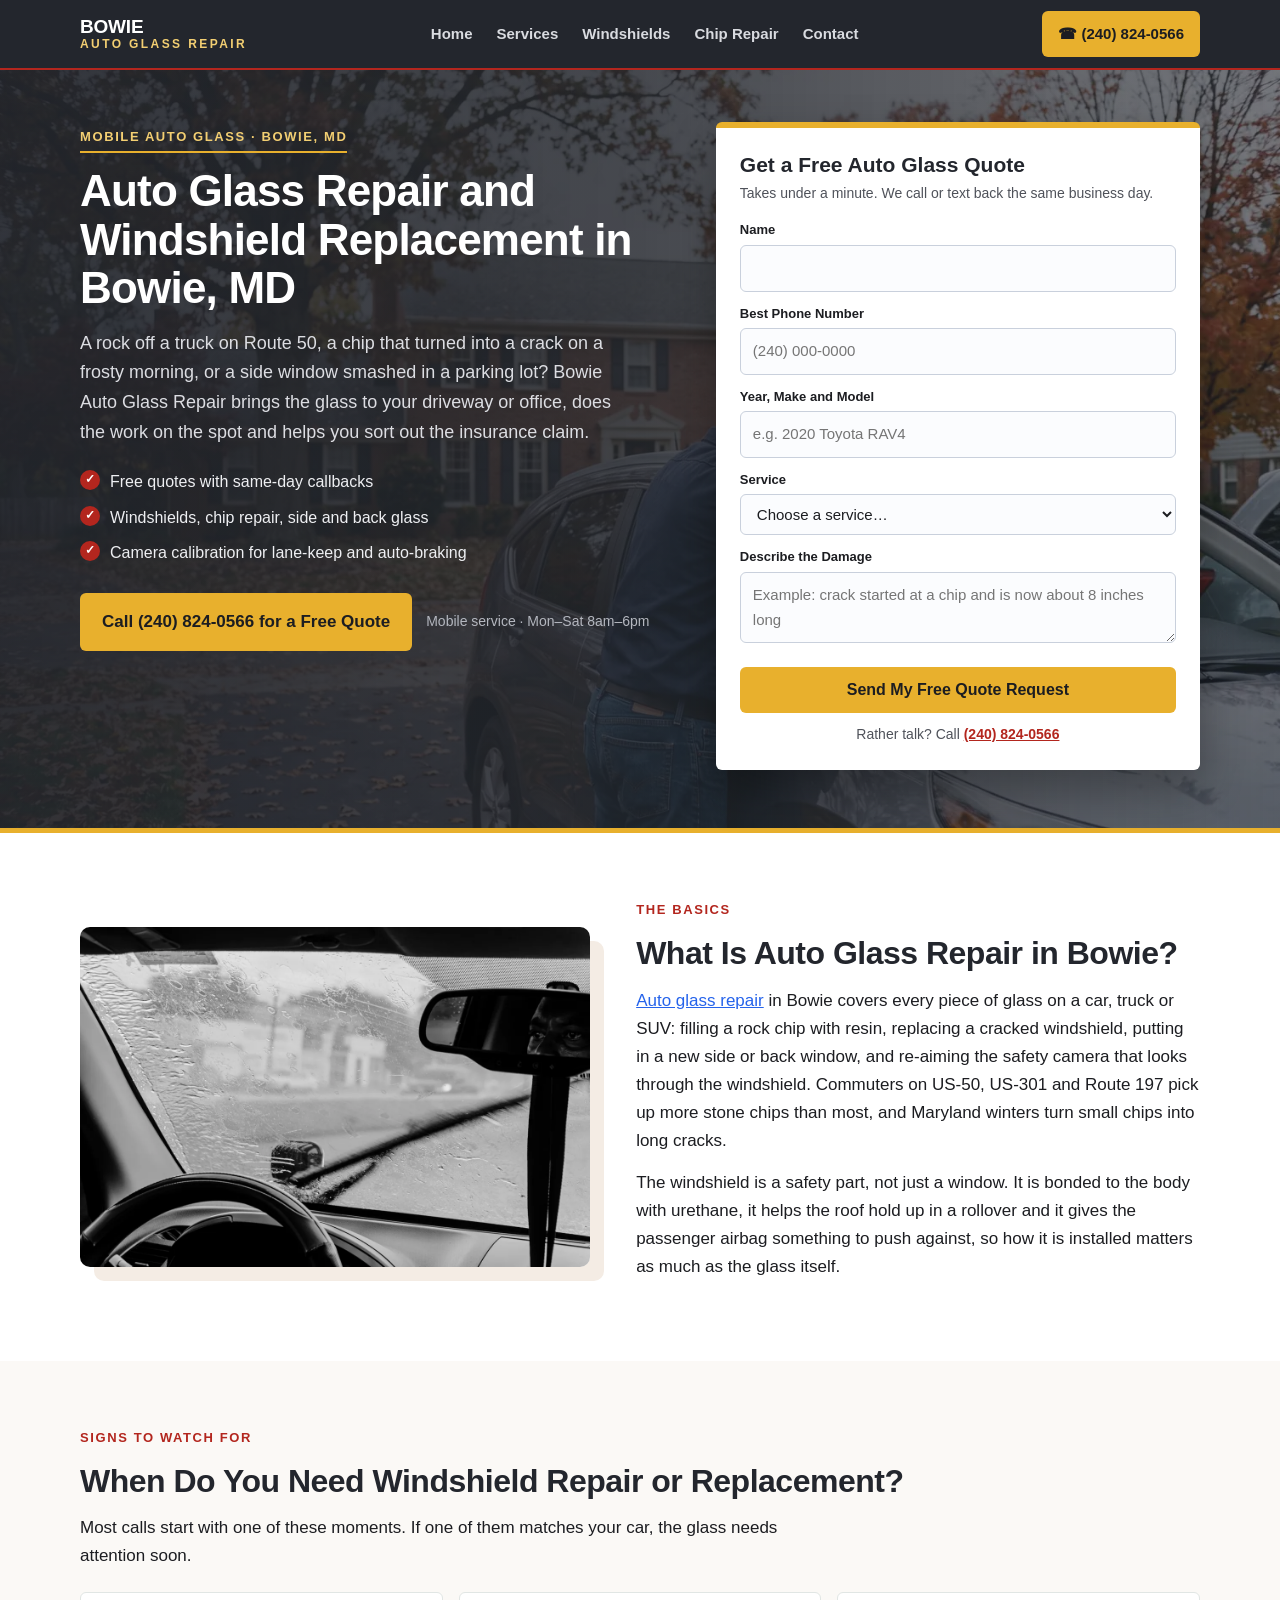
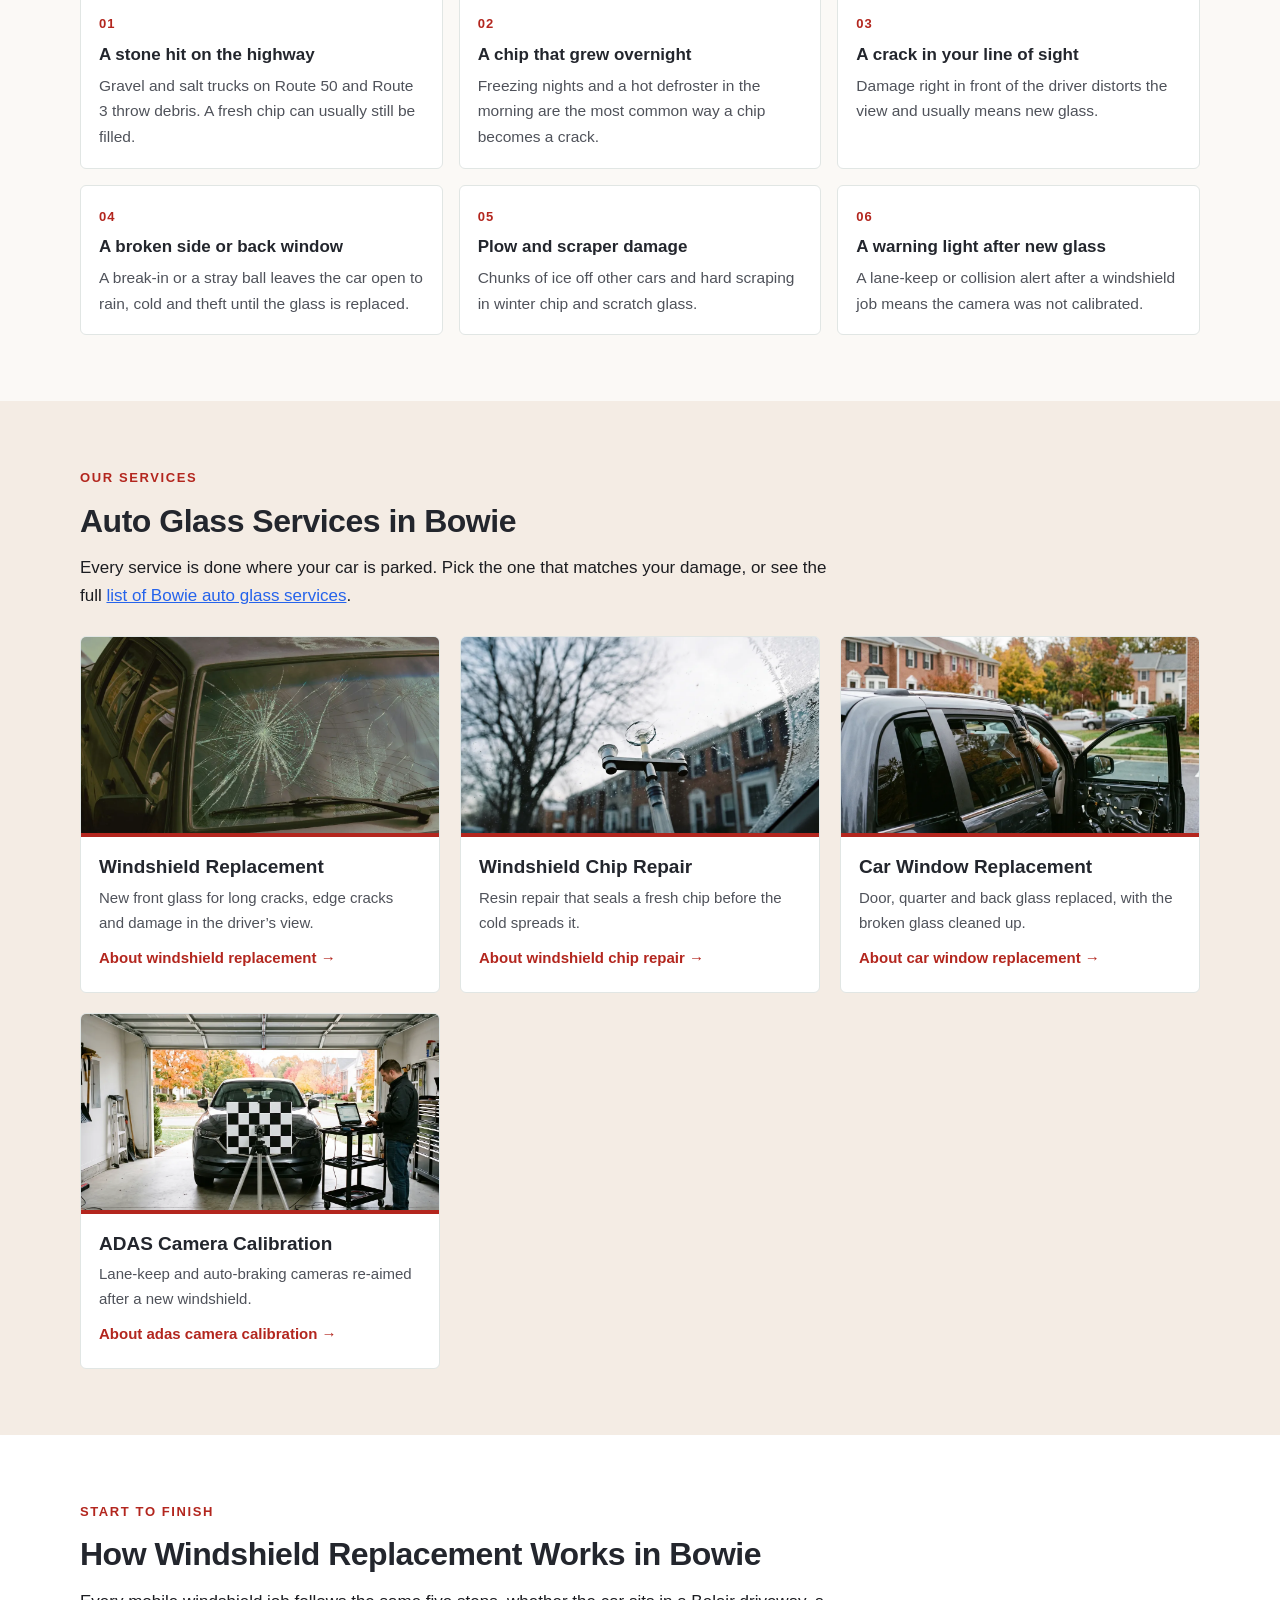
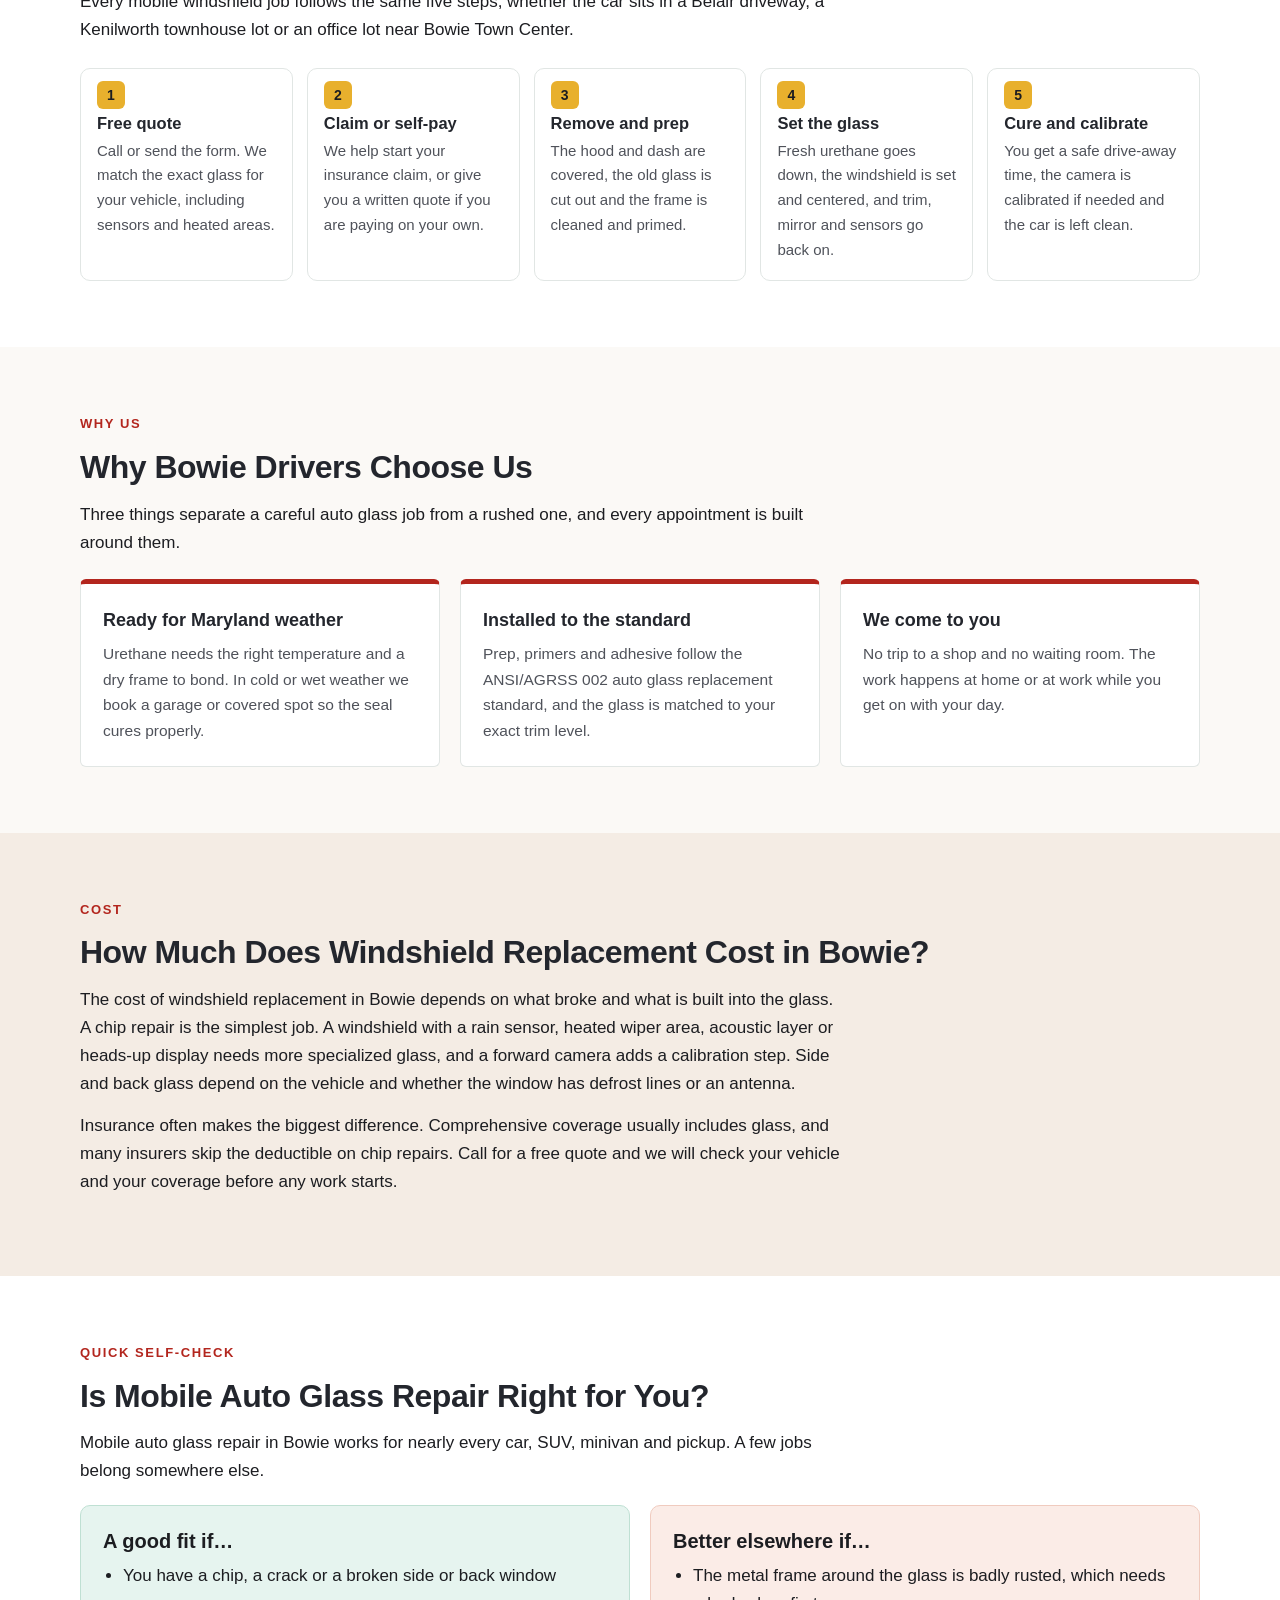
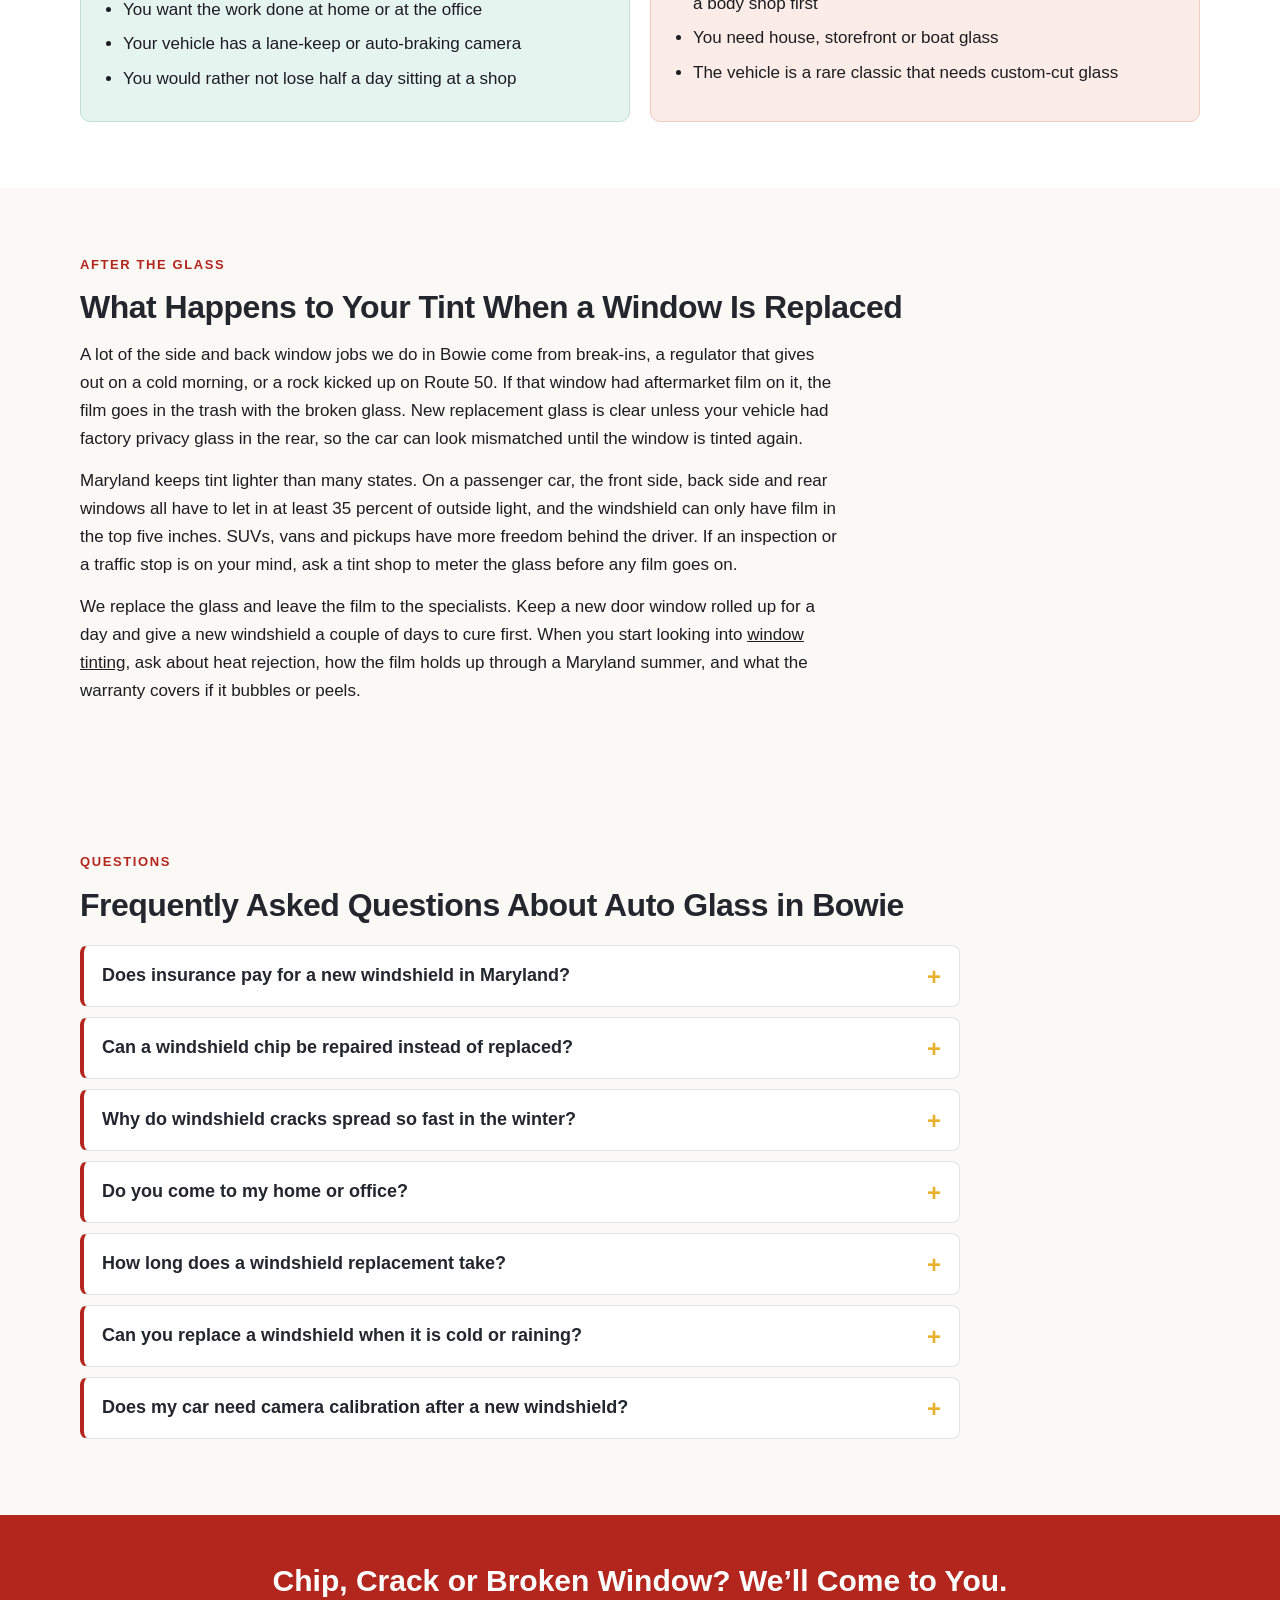
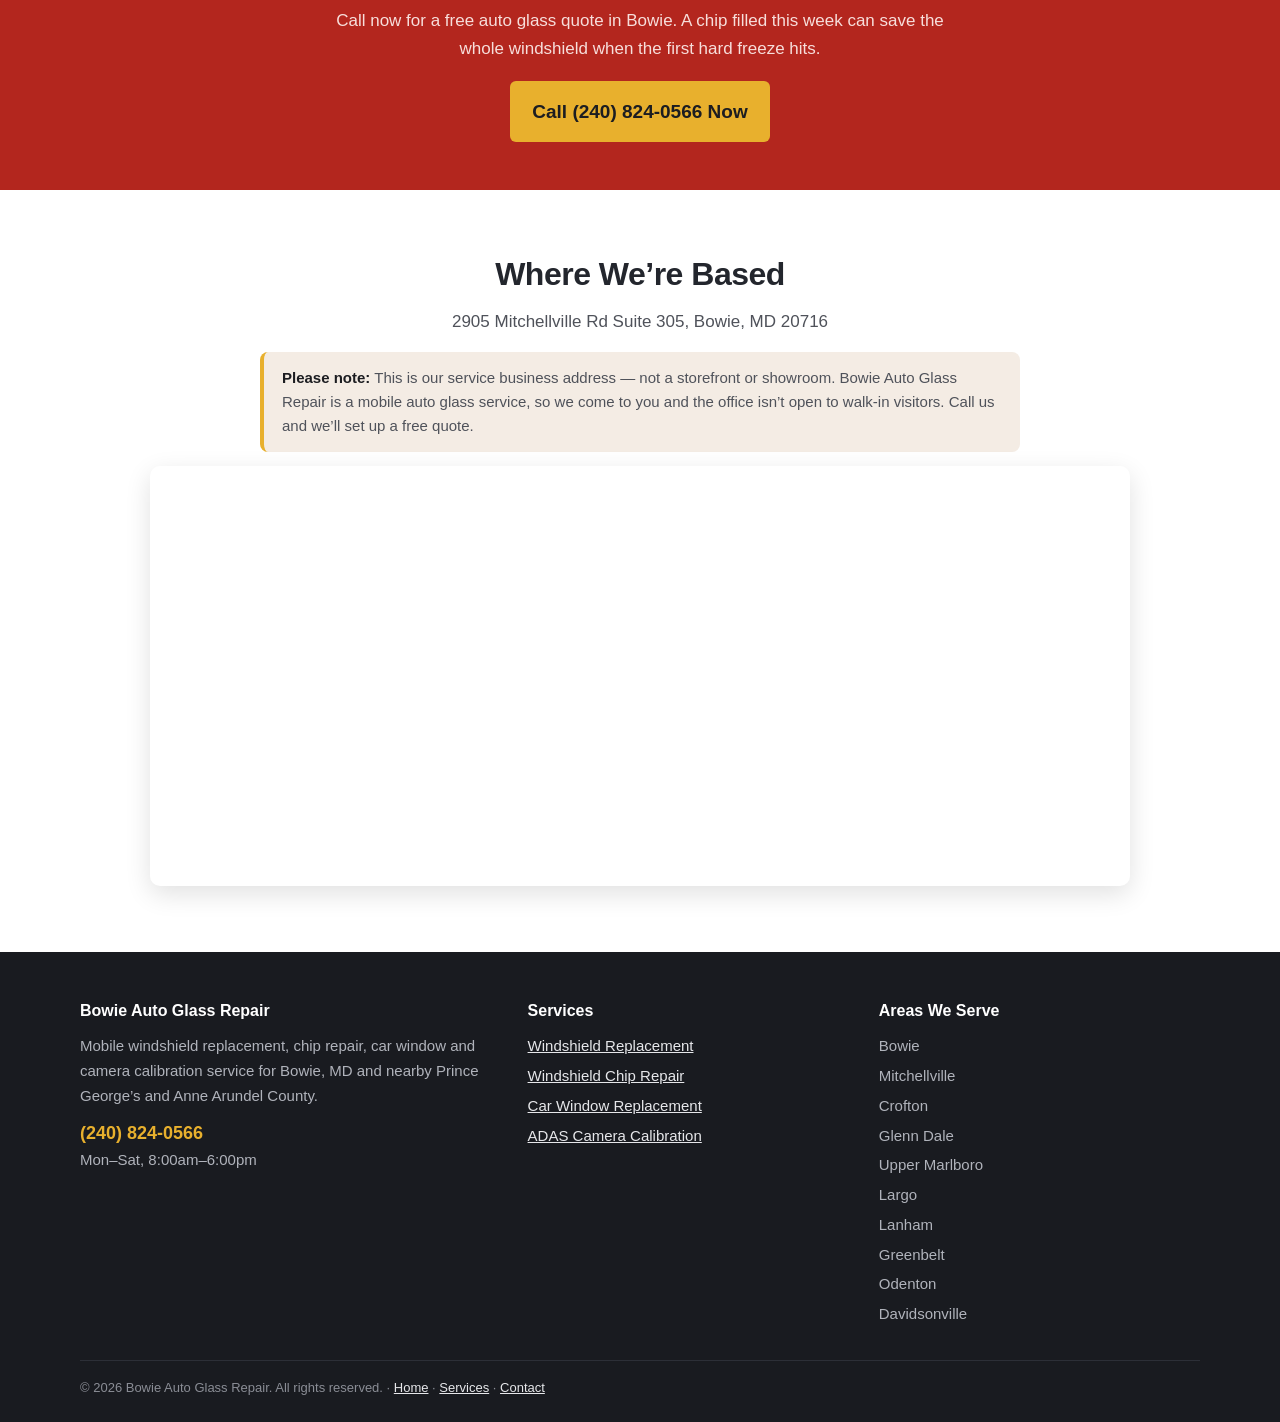
<file: index.html>
<!DOCTYPE html>
<html lang="en">
<head>
<meta charset="utf-8">
<meta name="viewport" content="width=device-width, initial-scale=1">
<title>Windshield Replacement Bowie MD | Mobile Auto Glass</title>
<meta name="description" content="Auto glass repair and windshield replacement in Bowie, MD. Mobile chip repair, car windows and ADAS calibration at your home or work. Free quotes.">
<link rel="canonical" href="https://www.bowieautoglassrepair.com/">
<meta property="og:title" content="Windshield Replacement Bowie MD | Mobile Auto Glass">
<meta property="og:description" content="Auto glass repair and windshield replacement in Bowie, MD. Mobile chip repair, car windows and ADAS calibration at your home or work. Free quotes.">
<meta property="og:type" content="website">
<meta property="og:url" content="https://www.bowieautoglassrepair.com/">
<meta property="og:image" content="https://www.bowieautoglassrepair.com/bowie-windshield-replacement-driveway.webp">
<link rel="stylesheet" href="styles.css">
<script type="application/ld+json">{
 "@context": "https://schema.org",
 "@type": "LocalBusiness",
 "name": "Bowie Auto Glass Repair",
 "telephone": "(240) 824-0566",
 "url": "https://www.bowieautoglassrepair.com/",
 "image": "https://www.bowieautoglassrepair.com/bowie-windshield-replacement-driveway.webp",
 "address": {
  "@type": "PostalAddress",
  "streetAddress": "2905 Mitchellville Rd Suite 305",
  "addressLocality": "Bowie",
  "addressRegion": "MD",
  "postalCode": "20716",
  "addressCountry": "US"
 },
 "areaServed": [
  "Bowie, MD",
  "Mitchellville, MD",
  "Crofton, MD",
  "Glenn Dale, MD",
  "Upper Marlboro, MD",
  "Largo, MD",
  "Lanham, MD",
  "Greenbelt, MD",
  "Odenton, MD",
  "Davidsonville, MD"
 ],
 "description": "Mobile auto glass repair and windshield replacement in Bowie, MD",
 "openingHours": "Mo-Sa 08:00-18:00"
}</script>
<script type="application/ld+json">{
 "@context": "https://schema.org",
 "@type": "FAQPage",
 "mainEntity": [
  {
   "@type": "Question",
   "name": "Does insurance pay for a new windshield in Maryland?",
   "acceptedAnswer": {
    "@type": "Answer",
    "text": "Glass damage is usually covered under the comprehensive part of an auto policy. Maryland does not have a law that waives the deductible for windshields, so what you pay depends on your deductible and whether your policy adds full glass coverage. Many insurers waive the deductible for a chip repair, so fixing a chip early often costs nothing."
   }
  },
  {
   "@type": "Question",
   "name": "Can a windshield chip be repaired instead of replaced?",
   "acceptedAnswer": {
    "@type": "Answer",
    "text": "Often it can. A chip smaller than a quarter, or a single crack shorter than about six inches, can usually be filled with resin if it is not at the edge of the glass or right in front of the driver. Tell us the size and where it sits and we will say which fix fits."
   }
  },
  {
   "@type": "Question",
   "name": "Why do windshield cracks spread so fast in the winter?",
   "acceptedAnswer": {
    "@type": "Answer",
    "text": "A chip is a weak spot in the outer layer of glass. On a cold Bowie morning, blasting hot defrost air or pouring warm water on an icy windshield makes the glass expand unevenly, and that stress runs the chip into a crack. Water that seeps into the chip and freezes overnight pushes it open too."
   }
  },
  {
   "@type": "Question",
   "name": "Do you come to my home or office?",
   "acceptedAnswer": {
    "@type": "Answer",
    "text": "Yes. Bowie Auto Glass Repair is a mobile service, so the technician works in your driveway, a townhouse lot or the parking lot at your job. The address on this site is a service office, not a shop where you drop the car off."
   }
  },
  {
   "@type": "Question",
   "name": "How long does a windshield replacement take?",
   "acceptedAnswer": {
    "@type": "Answer",
    "text": "The install takes about an hour. After that the urethane adhesive needs one to three hours before the car is safe to drive, depending on the product and the temperature. A chip repair is much quicker, usually about 30 minutes."
   }
  },
  {
   "@type": "Question",
   "name": "Can you replace a windshield when it is cold or raining?",
   "acceptedAnswer": {
    "@type": "Answer",
    "text": "The glass and the frame have to be dry and the adhesive needs to be within its working temperature to bond. In rain, snow or hard cold we work in a garage or a covered parking deck, or move the appointment to a better day."
   }
  },
  {
   "@type": "Question",
   "name": "Does my car need camera calibration after a new windshield?",
   "acceptedAnswer": {
    "@type": "Answer",
    "text": "If the vehicle has lane-keep assist, automatic emergency braking or adaptive cruise control, the camera behind the rearview mirror usually needs to be calibrated after the glass is replaced. We check for it when we give the quote."
   }
  }
 ]
}</script>
</head>
<body>
<!-- NAV -->
<header class="nav">
  <div class="wrap nav-in">
    <a class="brand" href="/">Bowie<span>Auto Glass Repair</span></a>
    <ul class="links">
      <li><a href="/">Home</a></li>
      <li><a href="services.html">Services</a></li>
      <li><a href="windshield-replacement-bowie-md.html">Windshields</a></li>
      <li><a href="windshield-repair-bowie-md.html">Chip Repair</a></li>
      <li><a href="contact.html">Contact</a></li>
    </ul>
    <a class="nav-call" href="tel:+12408240566">&#9742; (240) 824-0566</a>
  </div>
</header>
<!-- HERO -->
<section class="hero" style="background:linear-gradient(90deg,rgba(35,38,45,0.93) 0%,rgba(35,38,45,0.84) 50%,rgba(35,38,45,0.62) 100%),url('bowie-windshield-replacement-driveway.webp') center/cover no-repeat;">
  <div class="wrap hero-grid">
    <div>
      <span class="tag">Mobile Auto Glass &middot; Bowie, MD</span>
      <h1>Auto Glass Repair and Windshield Replacement in Bowie, MD</h1>
      <p class="lead">A rock off a truck on Route 50, a chip that turned into a crack on a frosty morning, or a side window smashed in a parking lot? Bowie Auto Glass Repair brings the glass to your driveway or office, does the work on the spot and helps you sort out the insurance claim.</p>
      <ul class="hero-points"><li>Free quotes with same-day callbacks</li><li>Windshields, chip repair, side and back glass</li><li>Camera calibration for lane-keep and auto-braking</li></ul>
      <div class="call-big">
        <a class="btn btn-sun" href="tel:+12408240566">Call (240) 824-0566 for a Free Quote</a>
        <small>Mobile service &middot; Mon&ndash;Sat 8am&ndash;6pm</small>
      </div>
    </div>
    <div>
      <form class="quote" action="https://formspree.io/f/meaqqney" method="POST">
        <h2>Get a Free Auto Glass Quote</h2>
        <p class="sub">Takes under a minute. We call or text back the same business day.</p>
        <input type="hidden" name="_subject" value="New lead - Auto Glass Bowie (home)">
        <div class="field"><label for="q-name">Name</label><input id="q-name" name="name" type="text" autocomplete="name" required></div>
        <div class="field"><label for="q-phone">Best Phone Number</label><input id="q-phone" name="phone" type="tel" autocomplete="tel" placeholder="(240) 000-0000" required></div>
        <div class="field"><label for="q-vehicle">Year, Make and Model</label><input id="q-vehicle" name="vehicle" type="text" placeholder="e.g. 2020 Toyota RAV4"></div>
        <div class="field"><label for="q-service">Service</label><select id="q-service" name="service"><option value="">Choose a service&hellip;</option><option>Windshield Replacement</option><option>Windshield Chip Repair</option><option>Car Window Replacement</option><option>ADAS Camera Calibration</option><option>Something else / not sure</option></select></div>
        <div class="field"><label for="q-details">Describe the Damage</label><textarea id="q-details" name="details" placeholder="Example: crack started at a chip and is now about 8 inches long"></textarea></div>
        <input type="text" name="_gotcha" style="display:none" tabindex="-1" autocomplete="off">
        <button type="submit">Send My Free Quote Request</button>
        <p class="alt">Rather talk? Call <a href="tel:+12408240566">(240) 824-0566</a></p>
      </form>
    </div>
  </div>
</section>

<!-- WHAT -->
<section class="sec alt">
  <div class="wrap two">
    <img src="iced-windshield-wipers.webp" alt="Iced-over windshield seen from the driver seat on a winter morning near Bowie" loading="lazy" width="1200" height="800">
    <div>
      <p class="kicker">The basics</p>
      <h2>What Is Auto Glass Repair in Bowie?</h2>
      <p><a href="https://newhavenautoglass.com/" style="color: #2563eb; text-decoration: underline;">Auto glass repair</a> in Bowie covers every piece of glass on a car, truck or SUV: filling a rock chip with resin, replacing a cracked windshield, putting in a new side or back window, and re-aiming the safety camera that looks through the windshield. Commuters on US-50, US-301 and Route 197 pick up more stone chips than most, and Maryland winters turn small chips into long cracks.</p>
      <p>The windshield is a safety part, not just a window. It is bonded to the body with urethane, it helps the roof hold up in a rollover and it gives the passenger airbag something to push against, so how it is installed matters as much as the glass itself.</p>
    </div>
  </div>
</section>

<!-- WHEN -->
<section class="sec">
  <div class="wrap">
    <p class="kicker">Signs to watch for</p>
    <h2>When Do You Need Windshield Repair or Replacement?</h2>
    <p>Most calls start with one of these moments. If one of them matches your car, the glass needs attention soon.</p>
    <div class="signs"><div class="sign"><strong>A stone hit on the highway</strong><p>Gravel and salt trucks on Route 50 and Route 3 throw debris. A fresh chip can usually still be filled.</p></div><div class="sign"><strong>A chip that grew overnight</strong><p>Freezing nights and a hot defroster in the morning are the most common way a chip becomes a crack.</p></div><div class="sign"><strong>A crack in your line of sight</strong><p>Damage right in front of the driver distorts the view and usually means new glass.</p></div><div class="sign"><strong>A broken side or back window</strong><p>A break-in or a stray ball leaves the car open to rain, cold and theft until the glass is replaced.</p></div><div class="sign"><strong>Plow and scraper damage</strong><p>Chunks of ice off other cars and hard scraping in winter chip and scratch glass.</p></div><div class="sign"><strong>A warning light after new glass</strong><p>A lane-keep or collision alert after a windshield job means the camera was not calibrated.</p></div></div>
  </div>
</section>

<!-- SERVICES GRID -->
<section class="sec coq">
  <div class="wrap">
    <p class="kicker">Our services</p>
    <h2>Auto Glass Services in Bowie</h2>
    <p>Every service is done where your car is parked. Pick the one that matches your damage, or see the full <a class="body-link" href="services.html" style="color: #2563eb; text-decoration: underline;">list of Bowie auto glass services</a>.</p>
    <div class="cards"><a class="card" href="windshield-replacement-bowie-md.html"><img src="broken-windshield-spiderweb-crack.webp" alt="Broken windshield ready for replacement in Bowie" loading="lazy" width="600" height="400"><div class="cb"><h3>Windshield Replacement</h3><p>New front glass for long cracks, edge cracks and damage in the driver&rsquo;s view.</p><span class="more">About windshield replacement &rarr;</span></div></a><a class="card" href="windshield-repair-bowie-md.html"><img src="windshield-chip-repair-bowie.webp" alt="Windshield chip repair tool on a frosty windshield in Bowie, MD" loading="lazy" width="600" height="400"><div class="cb"><h3>Windshield Chip Repair</h3><p>Resin repair that seals a fresh chip before the cold spreads it.</p><span class="more">About windshield chip repair &rarr;</span></div></a><a class="card" href="car-window-replacement-bowie-md.html"><img src="car-door-window-replacement.webp" alt="Technician replacing a minivan door window in a Bowie townhouse lot" loading="lazy" width="600" height="400"><div class="cb"><h3>Car Window Replacement</h3><p>Door, quarter and back glass replaced, with the broken glass cleaned up.</p><span class="more">About car window replacement &rarr;</span></div></a><a class="card" href="adas-calibration-bowie-md.html"><img src="adas-camera-calibration-garage.webp" alt="ADAS camera calibration target set up in a Bowie garage" loading="lazy" width="600" height="400"><div class="cb"><h3>ADAS Camera Calibration</h3><p>Lane-keep and auto-braking cameras re-aimed after a new windshield.</p><span class="more">About adas camera calibration &rarr;</span></div></a></div>
  </div>
</section>

<!-- HOW -->
<section class="sec alt">
  <div class="wrap">
    <p class="kicker">Start to finish</p>
    <h2>How Windshield Replacement Works in Bowie</h2>
    <p>Every mobile windshield job follows the same five steps, whether the car sits in a Belair driveway, a Kenilworth townhouse lot or an office lot near Bowie Town Center.</p>
    <ol class="steps">
      <li data-n="1"><strong>Free quote</strong><p>Call or send the form. We match the exact glass for your vehicle, including sensors and heated areas.</p></li>
      <li data-n="2"><strong>Claim or self-pay</strong><p>We help start your insurance claim, or give you a written quote if you are paying on your own.</p></li>
      <li data-n="3"><strong>Remove and prep</strong><p>The hood and dash are covered, the old glass is cut out and the frame is cleaned and primed.</p></li>
      <li data-n="4"><strong>Set the glass</strong><p>Fresh urethane goes down, the windshield is set and centered, and trim, mirror and sensors go back on.</p></li>
      <li data-n="5"><strong>Cure and calibrate</strong><p>You get a safe drive-away time, the camera is calibrated if needed and the car is left clean.</p></li>
    </ol>
  </div>
</section>

<!-- WHY -->
<section class="sec">
  <div class="wrap">
    <p class="kicker">Why us</p>
    <h2>Why Bowie Drivers Choose Us</h2>
    <p>Three things separate a careful auto glass job from a rushed one, and every appointment is built around them.</p>
    <div class="why">
      <div><strong>Ready for Maryland weather</strong><p>Urethane needs the right temperature and a dry frame to bond. In cold or wet weather we book a garage or covered spot so the seal cures properly.</p></div>
      <div><strong>Installed to the standard</strong><p>Prep, primers and adhesive follow the ANSI/AGRSS 002 auto glass replacement standard, and the glass is matched to your exact trim level.</p></div>
      <div><strong>We come to you</strong><p>No trip to a shop and no waiting room. The work happens at home or at work while you get on with your day.</p></div>
    </div>
  </div>
</section>

<!-- COST -->
<section class="sec coq">
  <div class="wrap">
    <p class="kicker">Cost</p>
    <h2>How Much Does Windshield Replacement Cost in Bowie?</h2>
    <p>The cost of windshield replacement in Bowie depends on what broke and what is built into the glass. A chip repair is the simplest job. A windshield with a rain sensor, heated wiper area, acoustic layer or heads-up display needs more specialized glass, and a forward camera adds a calibration step. Side and back glass depend on the vehicle and whether the window has defrost lines or an antenna.</p>
    <p>Insurance often makes the biggest difference. Comprehensive coverage usually includes glass, and many insurers skip the deductible on chip repairs. Call for a free quote and we will check your vehicle and your coverage before any work starts.</p>
  </div>
</section>

<!-- FIT -->
<section class="sec alt">
  <div class="wrap">
    <p class="kicker">Quick self-check</p>
    <h2>Is Mobile Auto Glass Repair Right for You?</h2>
    <p>Mobile auto glass repair in Bowie works for nearly every car, SUV, minivan and pickup. A few jobs belong somewhere else.</p>
    <div class="fit">
      <div class="yes"><h3>A good fit if&hellip;</h3><ul><li>You have a chip, a crack or a broken side or back window</li><li>You want the work done at home or at the office</li><li>Your vehicle has a lane-keep or auto-braking camera</li><li>You would rather not lose half a day sitting at a shop</li></ul></div>
      <div class="no"><h3>Better elsewhere if&hellip;</h3><ul><li>The metal frame around the glass is badly rusted, which needs a body shop first</li><li>You need house, storefront or boat glass</li><li>The vehicle is a rare classic that needs custom-cut glass</li></ul></div>
    </div>
  </div>
</section>

<!-- TINT -->
<section class="sec">
  <div class="wrap">
    <p class="kicker">After the glass</p>
    <h2>What Happens to Your Tint When a Window Is Replaced</h2>
    <p>A lot of the side and back window jobs we do in Bowie come from break-ins, a regulator that gives out on a cold morning, or a rock kicked up on Route 50. If that window had aftermarket film on it, the film goes in the trash with the broken glass. New replacement glass is clear unless your vehicle had factory privacy glass in the rear, so the car can look mismatched until the window is tinted again.</p>
    <p>Maryland keeps tint lighter than many states. On a passenger car, the front side, back side and rear windows all have to let in at least 35 percent of outside light, and the windshield can only have film in the top five inches. SUVs, vans and pickups have more freedom behind the driver. If an inspection or a traffic stop is on your mind, ask a tint shop to meter the glass before any film goes on.</p>
    <p>We replace the glass and leave the film to the specialists. Keep a new door window rolled up for a day and give a new windshield a couple of days to cure first. When you start looking into <a href="https://windowtintoldbridgenj.com/">window tinting</a>, ask about heat rejection, how the film holds up through a Maryland summer, and what the warranty covers if it bubbles or peels.</p>
  </div>
</section>

<!-- FAQ -->
<section class="sec">
  <div class="wrap">
    <p class="kicker">Questions</p>
    <h2>Frequently Asked Questions About Auto Glass in Bowie</h2>
    <div class="faq"><details><summary><h3>Does insurance pay for a new windshield in Maryland?</h3></summary><div class="ans"><p>Glass damage is usually covered under the comprehensive part of an auto policy. Maryland does not have a law that waives the deductible for windshields, so what you pay depends on your deductible and whether your policy adds full glass coverage. Many insurers waive the deductible for a chip repair, so fixing a chip early often costs nothing.</p></div></details><details><summary><h3>Can a windshield chip be repaired instead of replaced?</h3></summary><div class="ans"><p>Often it can. A chip smaller than a quarter, or a single crack shorter than about six inches, can usually be filled with resin if it is not at the edge of the glass or right in front of the driver. Tell us the size and where it sits and we will say which fix fits.</p></div></details><details><summary><h3>Why do windshield cracks spread so fast in the winter?</h3></summary><div class="ans"><p>A chip is a weak spot in the outer layer of glass. On a cold Bowie morning, blasting hot defrost air or pouring warm water on an icy windshield makes the glass expand unevenly, and that stress runs the chip into a crack. Water that seeps into the chip and freezes overnight pushes it open too.</p></div></details><details><summary><h3>Do you come to my home or office?</h3></summary><div class="ans"><p>Yes. Bowie Auto Glass Repair is a mobile service, so the technician works in your driveway, a townhouse lot or the parking lot at your job. The address on this site is a service office, not a shop where you drop the car off.</p></div></details><details><summary><h3>How long does a windshield replacement take?</h3></summary><div class="ans"><p>The install takes about an hour. After that the urethane adhesive needs one to three hours before the car is safe to drive, depending on the product and the temperature. A chip repair is much quicker, usually about 30 minutes.</p></div></details><details><summary><h3>Can you replace a windshield when it is cold or raining?</h3></summary><div class="ans"><p>The glass and the frame have to be dry and the adhesive needs to be within its working temperature to bond. In rain, snow or hard cold we work in a garage or a covered parking deck, or move the appointment to a better day.</p></div></details><details><summary><h3>Does my car need camera calibration after a new windshield?</h3></summary><div class="ans"><p>If the vehicle has lane-keep assist, automatic emergency braking or adaptive cruise control, the camera behind the rearview mirror usually needs to be calibrated after the glass is replaced. We check for it when we give the quote.</p></div></details></div>
  </div>
</section>
<!-- CTA -->
<section class="cta">
  <div class="wrap">
    <h2>Chip, Crack or Broken Window? We&rsquo;ll Come to You.</h2>
    <p>Call now for a free auto glass quote in Bowie. A chip filled this week can save the whole windshield when the first hard freeze hits.</p>
    <a class="btn btn-pine" href="tel:+12408240566">Call (240) 824-0566 Now</a>
  </div>
</section>

<!-- MAP / LOCATION -->
<section class="sec alt">
  <div class="wrap" style="text-align:center;">
    <h2>Where We&rsquo;re Based</h2>
    <p style="margin:0 auto 16px;color:var(--muted);">2905 Mitchellville Rd Suite 305, Bowie, MD 20716</p>
    <p class="note"><strong style="color:var(--ink);">Please note:</strong> This is our service business address &mdash; not a storefront or showroom. Bowie Auto Glass Repair is a mobile auto glass service, so we come to you and the office isn&rsquo;t open to walk-in visitors. Call us and we&rsquo;ll set up a free quote.</p>
    <div class="mapbox">
      <iframe title="Map to Bowie Auto Glass Repair service address, 2905 Mitchellville Rd Suite 305, Bowie, MD 20716" src="https://www.google.com/maps?q=2905%20Mitchellville%20Rd%20Suite%20305%2C%20Bowie%2C%20MD%2020716&amp;output=embed" loading="lazy" referrerpolicy="no-referrer-when-downgrade" allowfullscreen></iframe>
    </div>
  </div>
</section>
<!-- FOOTER -->
<footer class="foot">
  <div class="wrap">
    <div class="foot-grid">
      <div>
        <h4>Bowie Auto Glass Repair</h4>
        <p>Mobile windshield replacement, chip repair, car window and camera calibration service for Bowie, MD and nearby Prince George&rsquo;s and Anne Arundel County.</p>
        <p style="margin-top:10px;"><a class="tel" href="tel:+12408240566">(240) 824-0566</a></p>
        <p>Mon&ndash;Sat, 8:00am&ndash;6:00pm</p>
      </div>
      <div>
        <h4>Services</h4>
        <ul><li><a href="windshield-replacement-bowie-md.html">Windshield Replacement</a></li><li><a href="windshield-repair-bowie-md.html">Windshield Chip Repair</a></li><li><a href="car-window-replacement-bowie-md.html">Car Window Replacement</a></li><li><a href="adas-calibration-bowie-md.html">ADAS Camera Calibration</a></li></ul>
      </div>
      <div>
        <h4>Areas We Serve</h4>
        <ul><li>Bowie</li><li>Mitchellville</li><li>Crofton</li><li>Glenn Dale</li><li>Upper Marlboro</li><li>Largo</li><li>Lanham</li><li>Greenbelt</li><li>Odenton</li><li>Davidsonville</li></ul>
      </div>
    </div>
    <p class="copy">&copy; 2026 Bowie Auto Glass Repair. All rights reserved. &middot; <a href="/">Home</a> &middot; <a href="services.html">Services</a> &middot; <a href="contact.html">Contact</a></p>
  </div>
</footer>
</body>
</html>
</file>
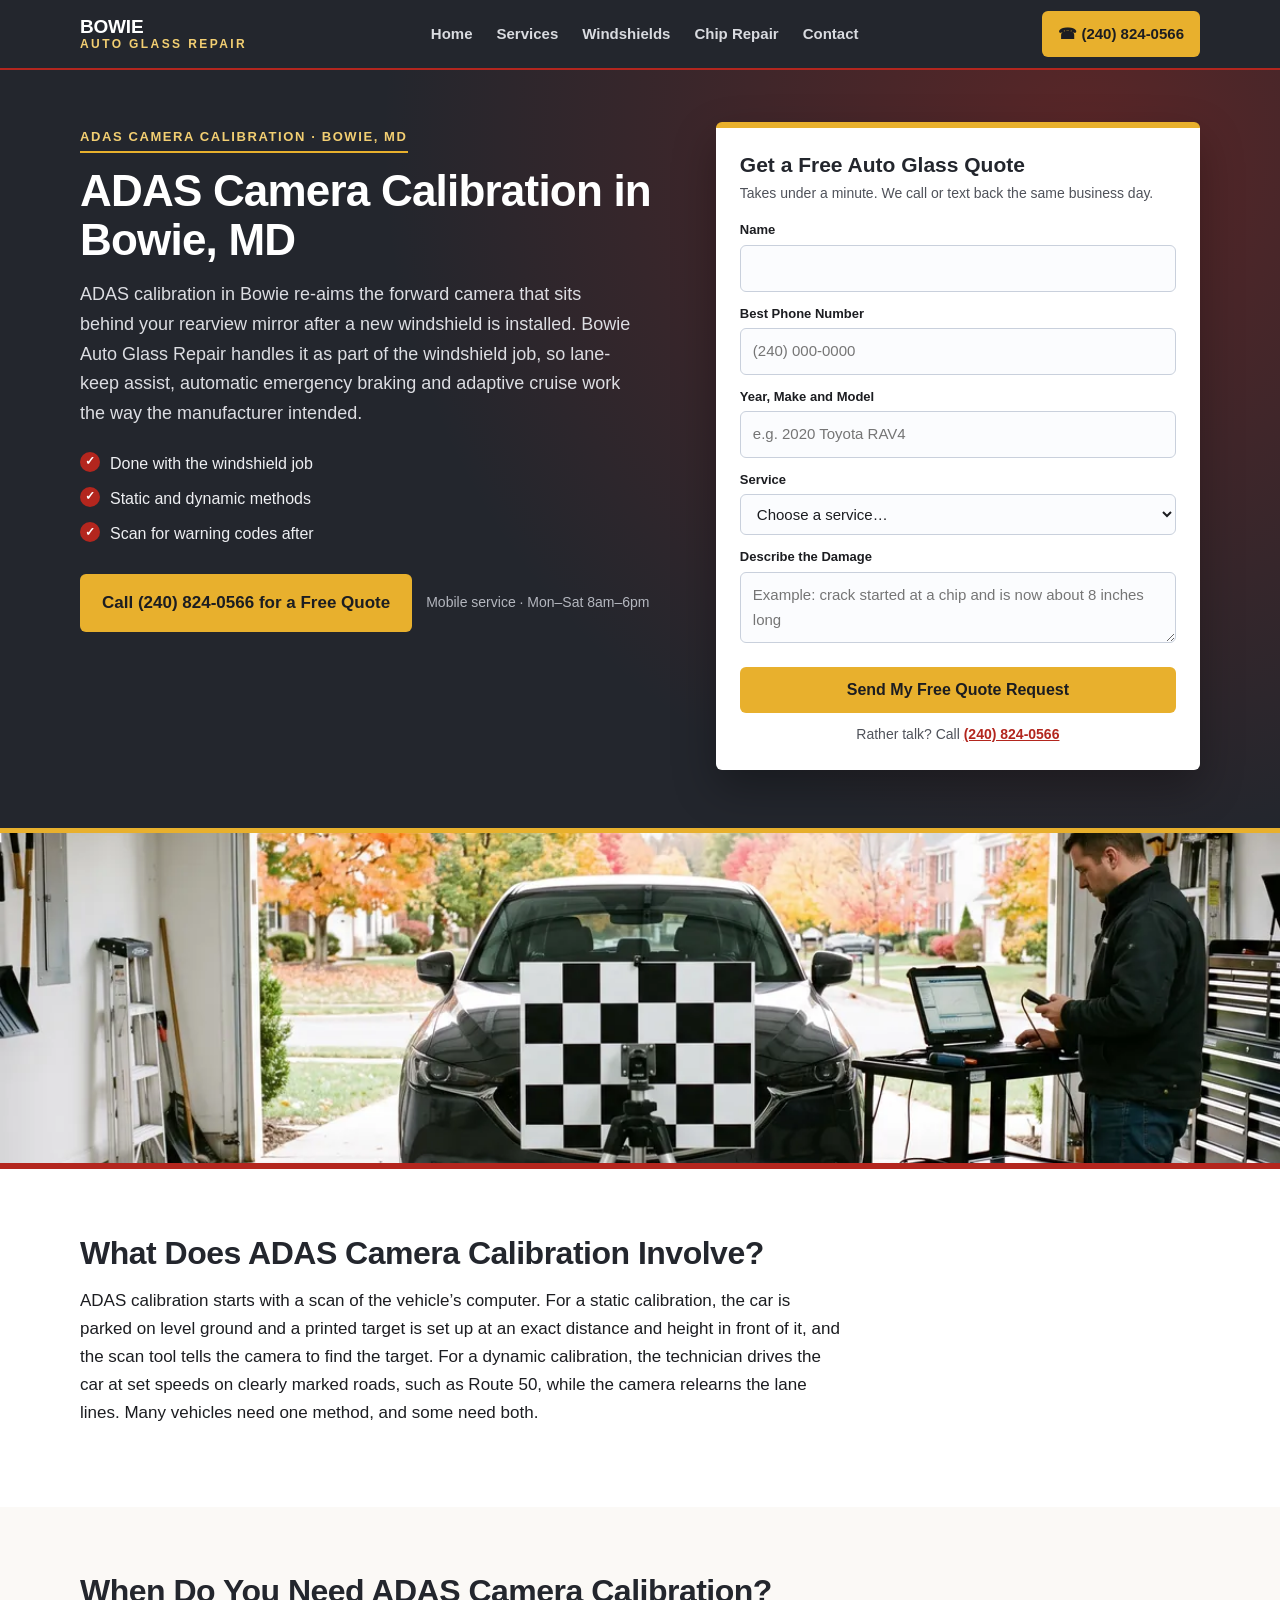
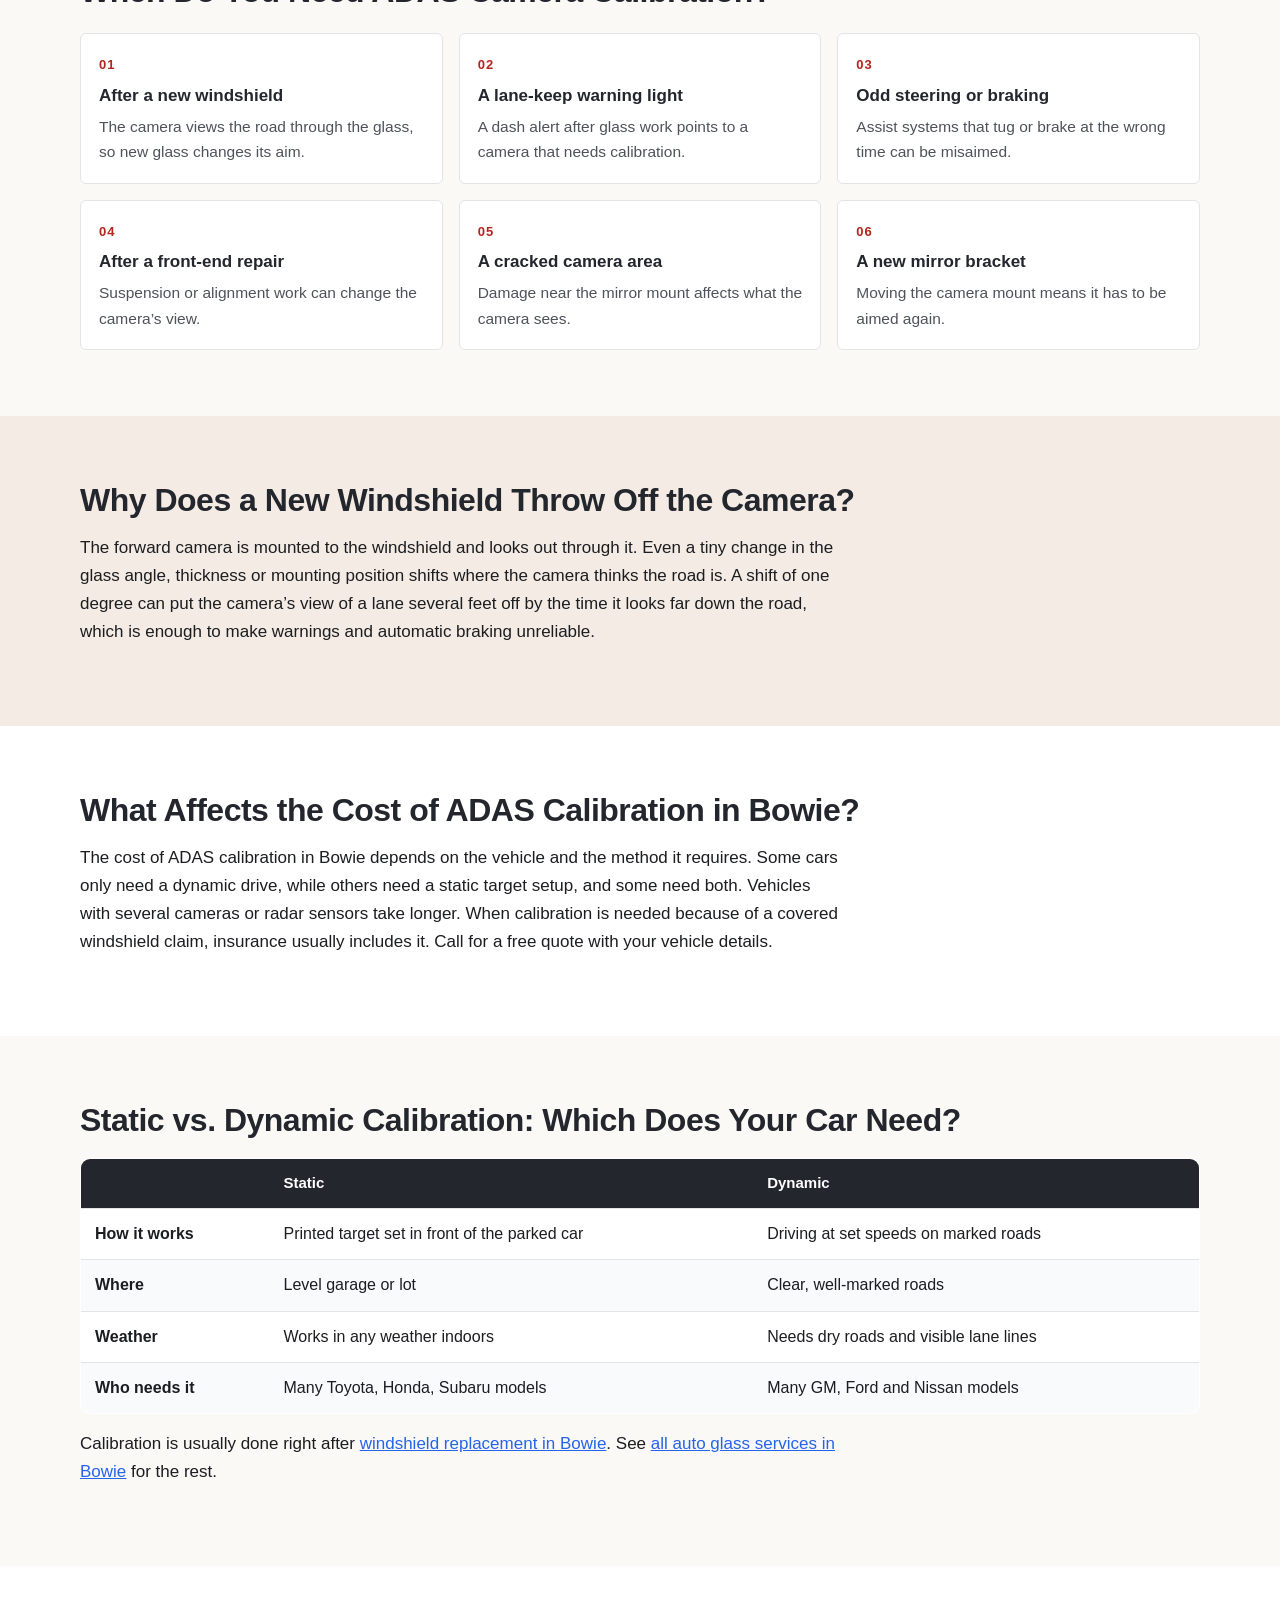
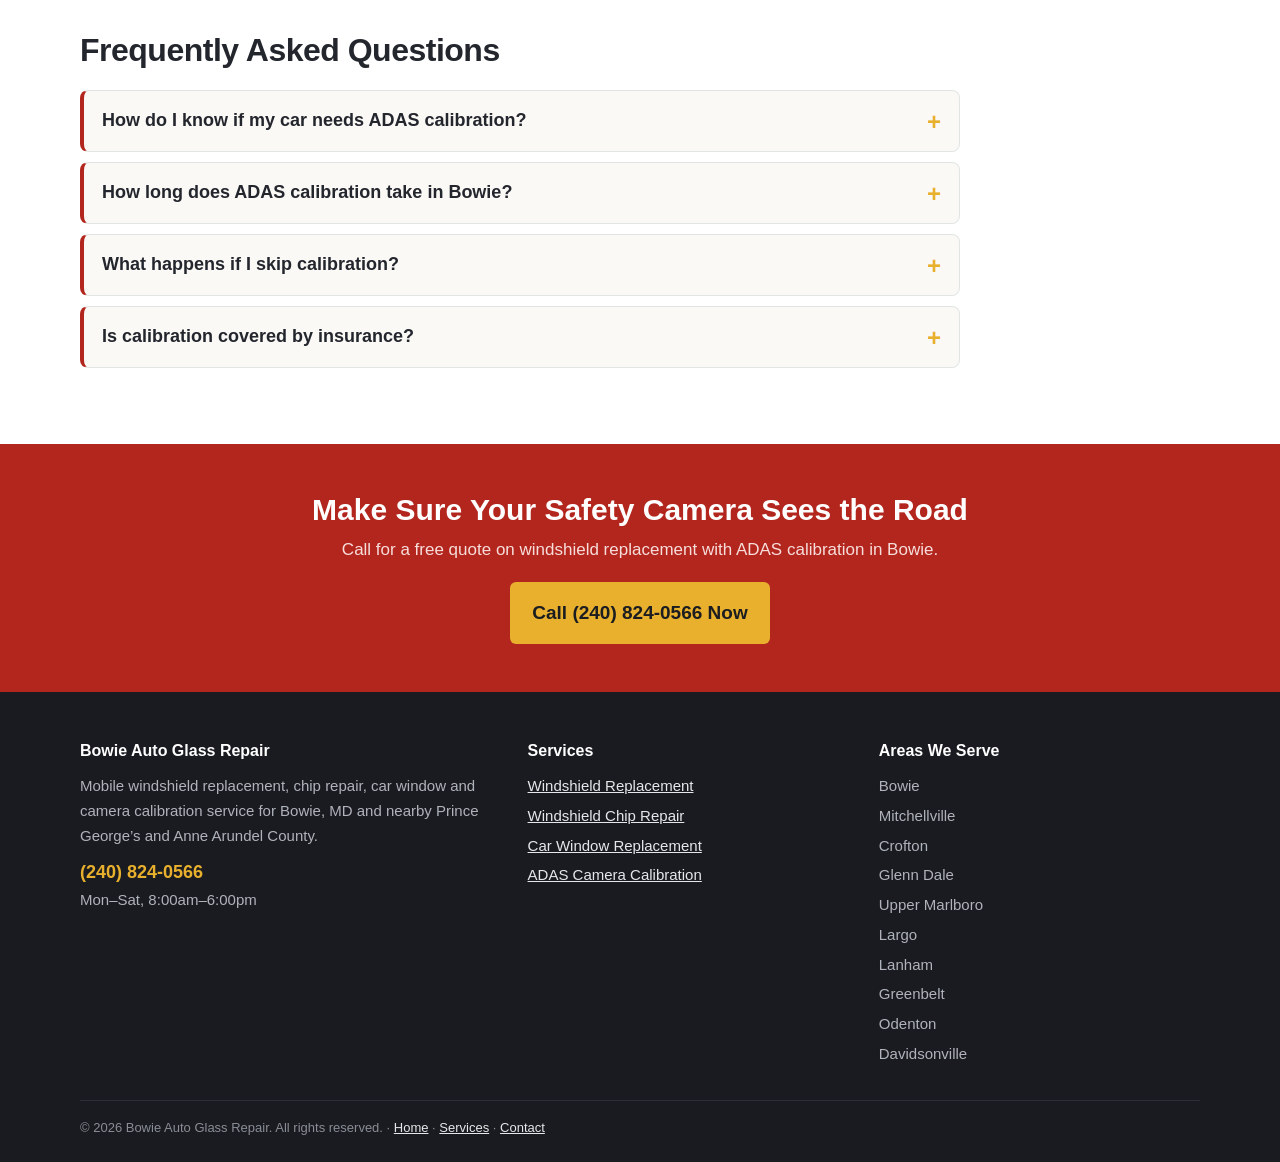
<file: adas-calibration-bowie-md.html>
<!DOCTYPE html>
<html lang="en">
<head>
<meta charset="utf-8">
<meta name="viewport" content="width=device-width, initial-scale=1">
<title>ADAS Calibration in Bowie, MD | Windshield Cameras</title>
<meta name="description" content="ADAS camera calibration in Bowie, MD after windshield replacement. Lane-keep and auto-braking cameras aimed correctly at your home or office.">
<link rel="canonical" href="https://www.bowieautoglassrepair.com/adas-calibration-bowie-md.html">
<meta property="og:title" content="ADAS Calibration in Bowie, MD | Windshield Cameras">
<meta property="og:description" content="ADAS camera calibration in Bowie, MD after windshield replacement. Lane-keep and auto-braking cameras aimed correctly at your home or office.">
<meta property="og:type" content="website">
<meta property="og:url" content="https://www.bowieautoglassrepair.com/adas-calibration-bowie-md.html">
<meta property="og:image" content="https://www.bowieautoglassrepair.com/adas-camera-calibration-garage.webp">
<link rel="stylesheet" href="styles.css">
<script type="application/ld+json">{
 "@context": "https://schema.org",
 "@type": "LocalBusiness",
 "name": "Bowie Auto Glass Repair",
 "telephone": "(240) 824-0566",
 "url": "https://www.bowieautoglassrepair.com/",
 "image": "https://www.bowieautoglassrepair.com/bowie-windshield-replacement-driveway.webp",
 "address": {
  "@type": "PostalAddress",
  "streetAddress": "2905 Mitchellville Rd Suite 305",
  "addressLocality": "Bowie",
  "addressRegion": "MD",
  "postalCode": "20716",
  "addressCountry": "US"
 },
 "areaServed": [
  "Bowie, MD",
  "Mitchellville, MD",
  "Crofton, MD",
  "Glenn Dale, MD",
  "Upper Marlboro, MD",
  "Largo, MD",
  "Lanham, MD",
  "Greenbelt, MD",
  "Odenton, MD",
  "Davidsonville, MD"
 ],
 "description": "ADAS Camera Calibration in Bowie, MD",
 "openingHours": "Mo-Sa 08:00-18:00"
}</script>
<script type="application/ld+json">{
 "@context": "https://schema.org",
 "@type": "FAQPage",
 "mainEntity": [
  {
   "@type": "Question",
   "name": "How do I know if my car needs ADAS calibration?",
   "acceptedAnswer": {
    "@type": "Answer",
    "text": "If your vehicle has lane-keep assist, lane departure warning, automatic emergency braking or adaptive cruise, and the camera sits behind the rearview mirror, it almost always needs calibration after a new windshield. We check by VIN when we quote."
   }
  },
  {
   "@type": "Question",
   "name": "How long does ADAS calibration take in Bowie?",
   "acceptedAnswer": {
    "@type": "Answer",
    "text": "Most calibrations take 30 minutes to an hour after the windshield is installed. Dynamic calibrations depend on traffic and road conditions."
   }
  },
  {
   "@type": "Question",
   "name": "What happens if I skip calibration?",
   "acceptedAnswer": {
    "@type": "Answer",
    "text": "The safety systems may work poorly or not at all. Warnings can come on too late, the car may brake for no reason, or lane-keep can steer you toward the line instead of away from it."
   }
  },
  {
   "@type": "Question",
   "name": "Is calibration covered by insurance?",
   "acceptedAnswer": {
    "@type": "Answer",
    "text": "When the windshield is replaced under a covered claim and the vehicle requires calibration, most insurers include it. We confirm with your insurer before the work."
   }
  }
 ]
}</script>
</head>
<body>
<!-- NAV -->
<header class="nav">
  <div class="wrap nav-in">
    <a class="brand" href="/">Bowie<span>Auto Glass Repair</span></a>
    <ul class="links">
      <li><a href="/">Home</a></li>
      <li><a href="services.html">Services</a></li>
      <li><a href="windshield-replacement-bowie-md.html">Windshields</a></li>
      <li><a href="windshield-repair-bowie-md.html">Chip Repair</a></li>
      <li><a href="contact.html">Contact</a></li>
    </ul>
    <a class="nav-call" href="tel:+12408240566">&#9742; (240) 824-0566</a>
  </div>
</header>
<!-- HERO -->
<section class="hero">
  <div class="wrap hero-grid">
    <div>
      <span class="tag">ADAS Camera Calibration &middot; Bowie, MD</span>
      <h1>ADAS Camera Calibration in Bowie, MD</h1>
      <p class="lead">ADAS calibration in Bowie re-aims the forward camera that sits behind your rearview mirror after a new windshield is installed. Bowie Auto Glass Repair handles it as part of the windshield job, so lane-keep assist, automatic emergency braking and adaptive cruise work the way the manufacturer intended.</p>
      <ul class="hero-points"><li>Done with the windshield job</li><li>Static and dynamic methods</li><li>Scan for warning codes after</li></ul>
      <div class="call-big">
        <a class="btn btn-sun" href="tel:+12408240566">Call (240) 824-0566 for a Free Quote</a>
        <small>Mobile service &middot; Mon&ndash;Sat 8am&ndash;6pm</small>
      </div>
    </div>
    <div>
      <form class="quote" action="https://formspree.io/f/meaqqney" method="POST">
        <h2>Get a Free Auto Glass Quote</h2>
        <p class="sub">Takes under a minute. We call or text back the same business day.</p>
        <input type="hidden" name="_subject" value="New lead - Auto Glass Bowie (ADAS Camera Calibration)">
        <div class="field"><label for="q-name">Name</label><input id="q-name" name="name" type="text" autocomplete="name" required></div>
        <div class="field"><label for="q-phone">Best Phone Number</label><input id="q-phone" name="phone" type="tel" autocomplete="tel" placeholder="(240) 000-0000" required></div>
        <div class="field"><label for="q-vehicle">Year, Make and Model</label><input id="q-vehicle" name="vehicle" type="text" placeholder="e.g. 2020 Toyota RAV4"></div>
        <div class="field"><label for="q-service">Service</label><select id="q-service" name="service"><option value="">Choose a service&hellip;</option><option>Windshield Replacement</option><option>Windshield Chip Repair</option><option>Car Window Replacement</option><option>ADAS Camera Calibration</option><option>Something else / not sure</option></select></div>
        <div class="field"><label for="q-details">Describe the Damage</label><textarea id="q-details" name="details" placeholder="Example: crack started at a chip and is now about 8 inches long"></textarea></div>
        <input type="text" name="_gotcha" style="display:none" tabindex="-1" autocomplete="off">
        <button type="submit">Send My Free Quote Request</button>
        <p class="alt">Rather talk? Call <a href="tel:+12408240566">(240) 824-0566</a></p>
      </form>
    </div>
  </div>
</section>
<div class="band short"><img src="adas-camera-calibration-garage.webp" alt="ADAS camera calibration target in front of an SUV in a Bowie garage" width="1600" height="900"></div>

<section class="sec alt">
  <div class="wrap">
    <h2>What Does ADAS Camera Calibration Involve?</h2>
    <p>ADAS calibration starts with a scan of the vehicle&rsquo;s computer. For a static calibration, the car is parked on level ground and a printed target is set up at an exact distance and height in front of it, and the scan tool tells the camera to find the target. For a dynamic calibration, the technician drives the car at set speeds on clearly marked roads, such as Route 50, while the camera relearns the lane lines. Many vehicles need one method, and some need both.</p>
  </div>
</section>

<section class="sec">
  <div class="wrap">
    <h2>When Do You Need ADAS Camera Calibration?</h2>
    <div class="signs"><div class="sign"><strong>After a new windshield</strong><p>The camera views the road through the glass, so new glass changes its aim.</p></div><div class="sign"><strong>A lane-keep warning light</strong><p>A dash alert after glass work points to a camera that needs calibration.</p></div><div class="sign"><strong>Odd steering or braking</strong><p>Assist systems that tug or brake at the wrong time can be misaimed.</p></div><div class="sign"><strong>After a front-end repair</strong><p>Suspension or alignment work can change the camera&rsquo;s view.</p></div><div class="sign"><strong>A cracked camera area</strong><p>Damage near the mirror mount affects what the camera sees.</p></div><div class="sign"><strong>A new mirror bracket</strong><p>Moving the camera mount means it has to be aimed again.</p></div></div>
  </div>
</section>

<section class="sec coq">
  <div class="wrap">
    <h2>Why Does a New Windshield Throw Off the Camera?</h2>
    <p>The forward camera is mounted to the windshield and looks out through it. Even a tiny change in the glass angle, thickness or mounting position shifts where the camera thinks the road is. A shift of one degree can put the camera&rsquo;s view of a lane several feet off by the time it looks far down the road, which is enough to make warnings and automatic braking unreliable.</p>
  </div>
</section>

<section class="sec alt">
  <div class="wrap">
    <h2>What Affects the Cost of ADAS Calibration in Bowie?</h2>
    <p>The cost of ADAS calibration in Bowie depends on the vehicle and the method it requires. Some cars only need a dynamic drive, while others need a static target setup, and some need both. Vehicles with several cameras or radar sensors take longer. When calibration is needed because of a covered windshield claim, insurance usually includes it. Call for a free quote with your vehicle details.</p>
  </div>
</section>

<section class="sec">
  <div class="wrap">
    <h2>Static vs. Dynamic Calibration: Which Does Your Car Need?</h2>
    <table class="cmp"><thead><tr><th></th><th>Static</th><th>Dynamic</th></tr></thead><tbody><tr><td><strong>How it works</strong></td><td>Printed target set in front of the parked car</td><td>Driving at set speeds on marked roads</td></tr><tr><td><strong>Where</strong></td><td>Level garage or lot</td><td>Clear, well-marked roads</td></tr><tr><td><strong>Weather</strong></td><td>Works in any weather indoors</td><td>Needs dry roads and visible lane lines</td></tr><tr><td><strong>Who needs it</strong></td><td>Many Toyota, Honda, Subaru models</td><td>Many GM, Ford and Nissan models</td></tr></tbody></table>
    <p style="margin-top:16px;">Calibration is usually done right after <a class="body-link" href="windshield-replacement-bowie-md.html" style="color: #2563eb; text-decoration: underline;">windshield replacement in Bowie</a>. See <a class="body-link" href="services.html" style="color: #2563eb; text-decoration: underline;">all auto glass services in Bowie</a> for the rest.</p>
  </div>
</section>

<section class="sec alt">
  <div class="wrap">
    <h2>Frequently Asked Questions</h2>
    <div class="faq"><details><summary><h3>How do I know if my car needs ADAS calibration?</h3></summary><div class="ans"><p>If your vehicle has lane-keep assist, lane departure warning, automatic emergency braking or adaptive cruise, and the camera sits behind the rearview mirror, it almost always needs calibration after a new windshield. We check by VIN when we quote.</p></div></details><details><summary><h3>How long does ADAS calibration take in Bowie?</h3></summary><div class="ans"><p>Most calibrations take 30 minutes to an hour after the windshield is installed. Dynamic calibrations depend on traffic and road conditions.</p></div></details><details><summary><h3>What happens if I skip calibration?</h3></summary><div class="ans"><p>The safety systems may work poorly or not at all. Warnings can come on too late, the car may brake for no reason, or lane-keep can steer you toward the line instead of away from it.</p></div></details><details><summary><h3>Is calibration covered by insurance?</h3></summary><div class="ans"><p>When the windshield is replaced under a covered claim and the vehicle requires calibration, most insurers include it. We confirm with your insurer before the work.</p></div></details></div>
  </div>
</section>
<!-- CTA -->
<section class="cta">
  <div class="wrap">
    <h2>Make Sure Your Safety Camera Sees the Road</h2>
    <p>Call for a free quote on windshield replacement with ADAS calibration in Bowie.</p>
    <a class="btn btn-pine" href="tel:+12408240566">Call (240) 824-0566 Now</a>
  </div>
</section>
<!-- FOOTER -->
<footer class="foot">
  <div class="wrap">
    <div class="foot-grid">
      <div>
        <h4>Bowie Auto Glass Repair</h4>
        <p>Mobile windshield replacement, chip repair, car window and camera calibration service for Bowie, MD and nearby Prince George&rsquo;s and Anne Arundel County.</p>
        <p style="margin-top:10px;"><a class="tel" href="tel:+12408240566">(240) 824-0566</a></p>
        <p>Mon&ndash;Sat, 8:00am&ndash;6:00pm</p>
      </div>
      <div>
        <h4>Services</h4>
        <ul><li><a href="windshield-replacement-bowie-md.html">Windshield Replacement</a></li><li><a href="windshield-repair-bowie-md.html">Windshield Chip Repair</a></li><li><a href="car-window-replacement-bowie-md.html">Car Window Replacement</a></li><li><a href="adas-calibration-bowie-md.html">ADAS Camera Calibration</a></li></ul>
      </div>
      <div>
        <h4>Areas We Serve</h4>
        <ul><li>Bowie</li><li>Mitchellville</li><li>Crofton</li><li>Glenn Dale</li><li>Upper Marlboro</li><li>Largo</li><li>Lanham</li><li>Greenbelt</li><li>Odenton</li><li>Davidsonville</li></ul>
      </div>
    </div>
    <p class="copy">&copy; 2026 Bowie Auto Glass Repair. All rights reserved. &middot; <a href="/">Home</a> &middot; <a href="services.html">Services</a> &middot; <a href="contact.html">Contact</a></p>
  </div>
</footer>
</body>
</html>
</file>
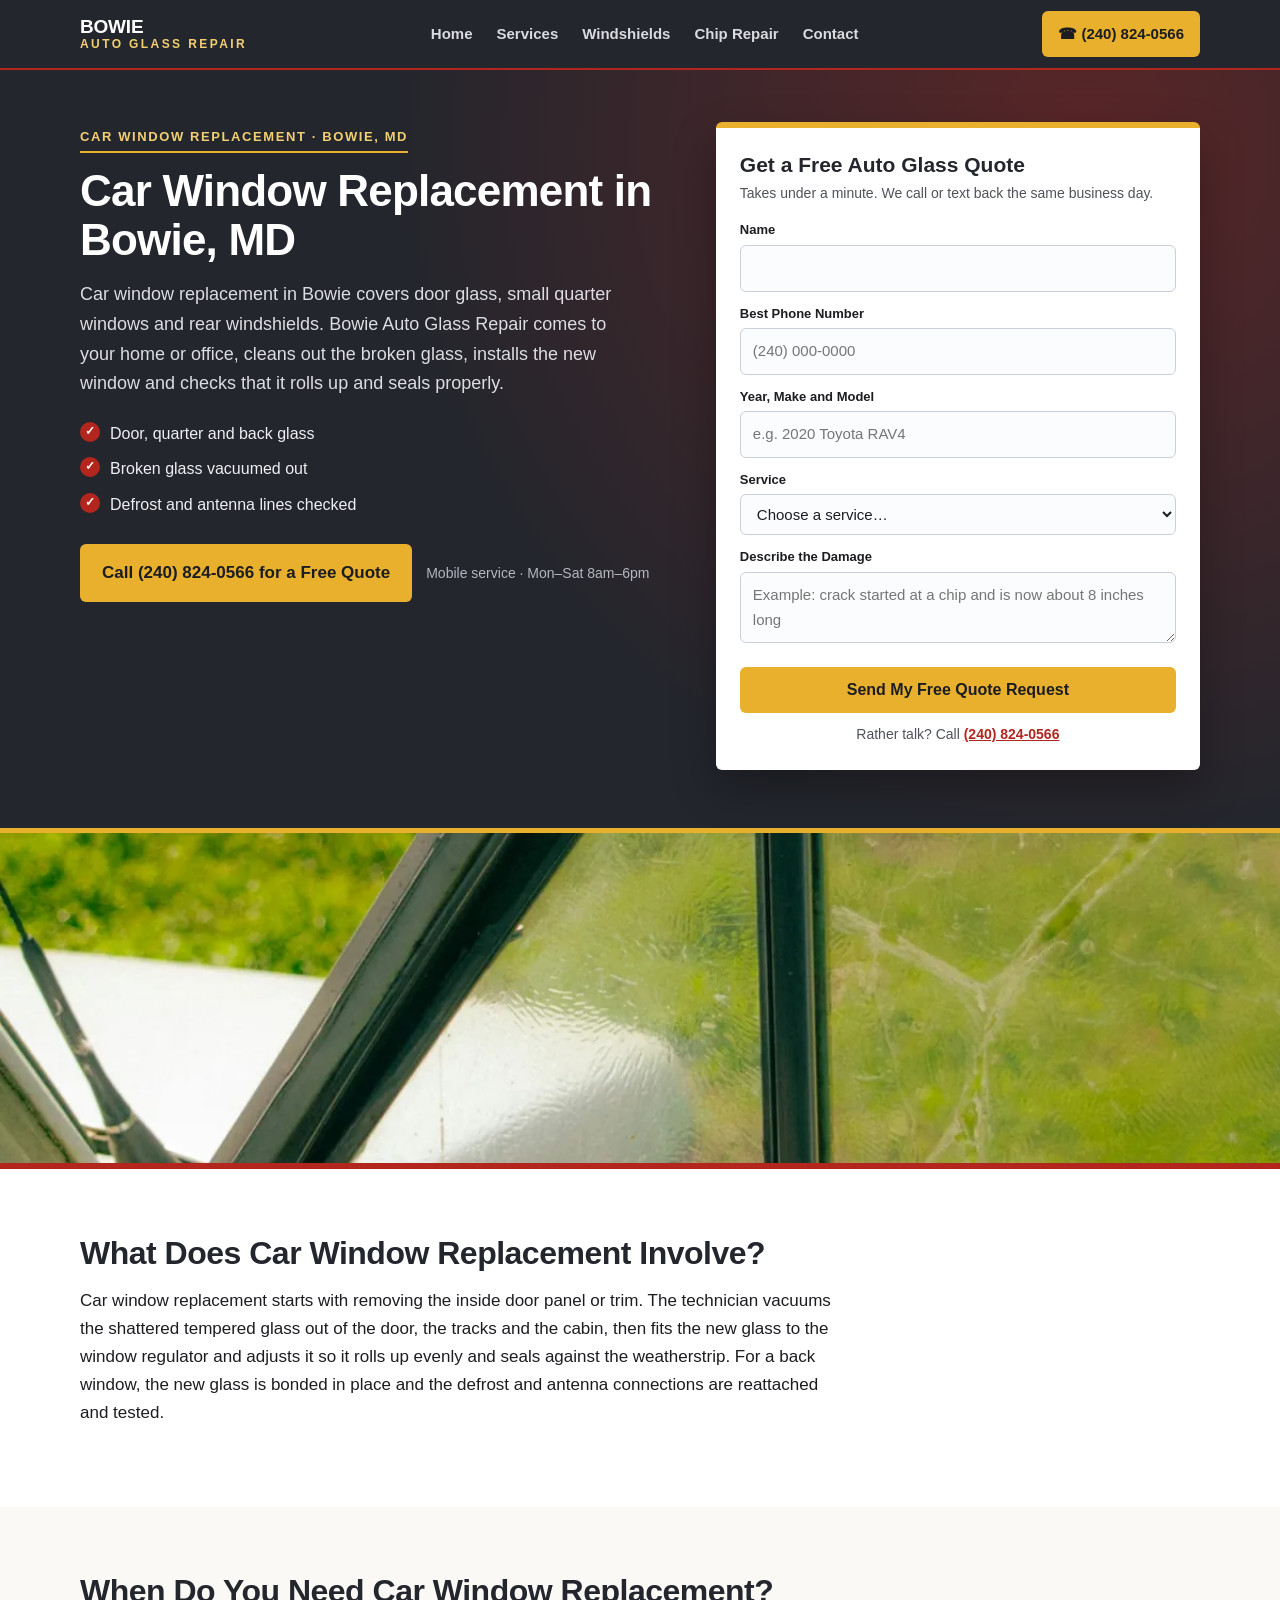
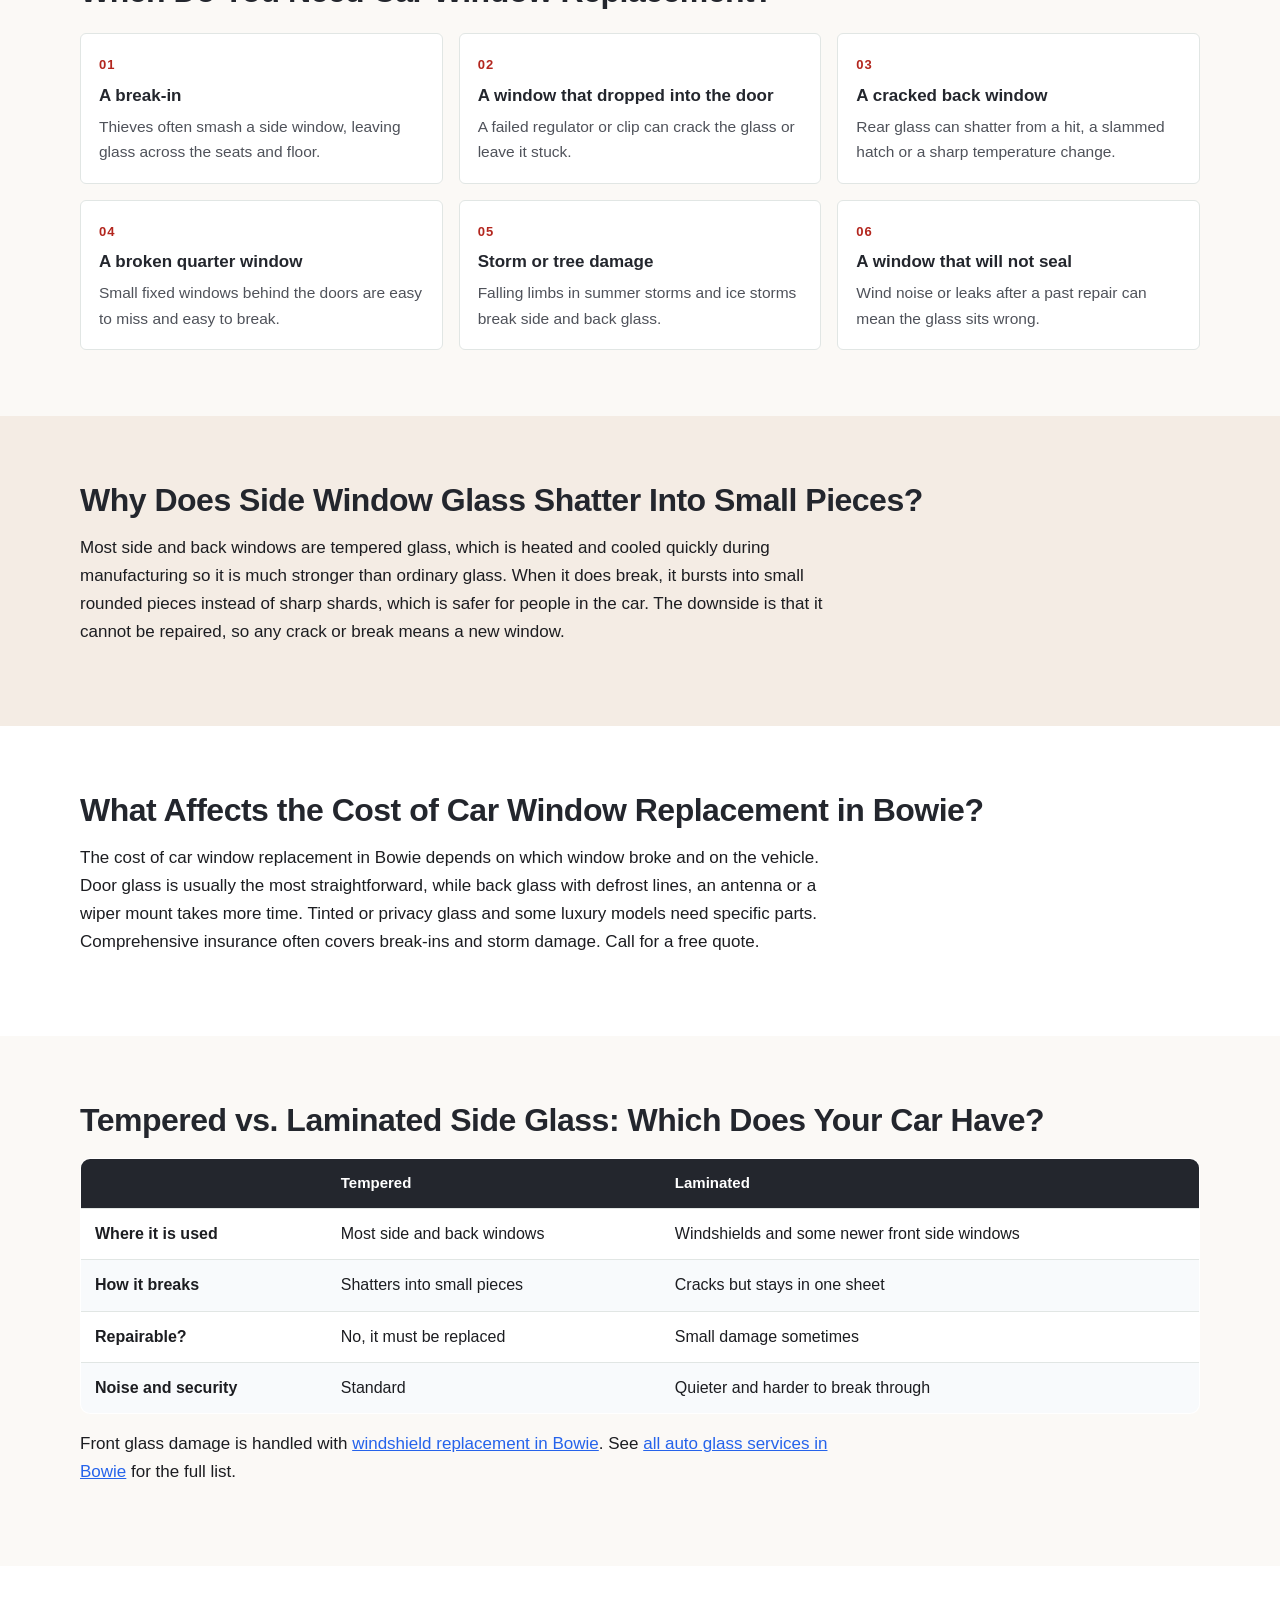
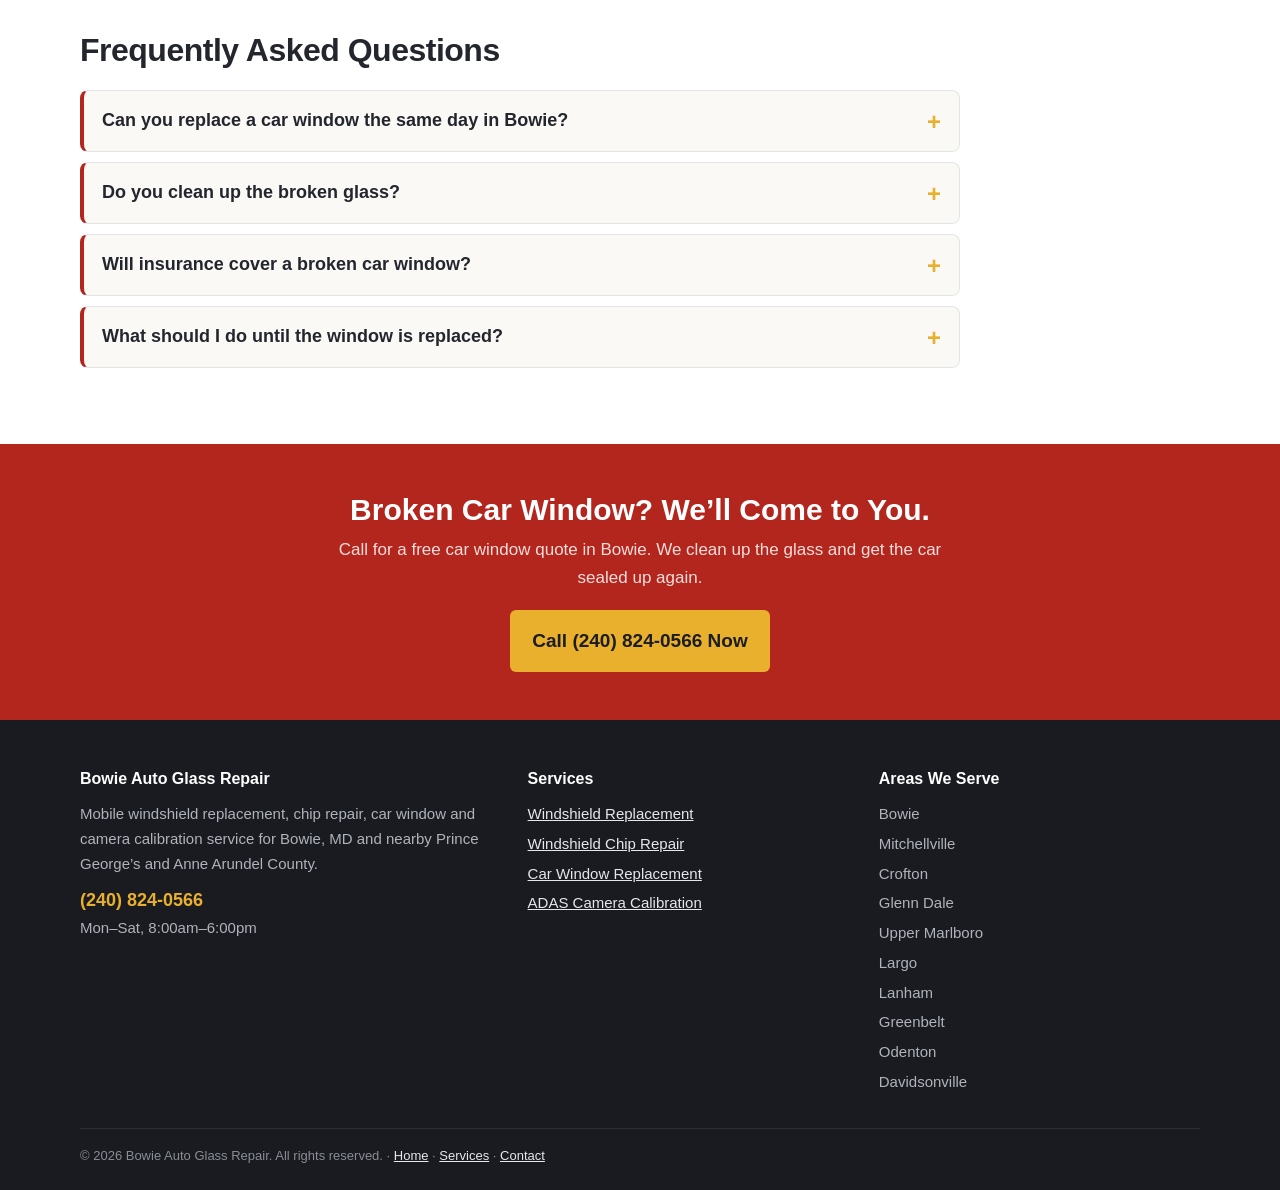
<file: car-window-replacement-bowie-md.html>
<!DOCTYPE html>
<html lang="en">
<head>
<meta charset="utf-8">
<meta name="viewport" content="width=device-width, initial-scale=1">
<title>Car Window Replacement in Bowie, MD | Side & Back</title>
<meta name="description" content="Car window replacement in Bowie, MD. Door, quarter and back glass replaced at your home or office, with broken glass cleaned up. Free quotes.">
<link rel="canonical" href="https://www.bowieautoglassrepair.com/car-window-replacement-bowie-md.html">
<meta property="og:title" content="Car Window Replacement in Bowie, MD | Side & Back">
<meta property="og:description" content="Car window replacement in Bowie, MD. Door, quarter and back glass replaced at your home or office, with broken glass cleaned up. Free quotes.">
<meta property="og:type" content="website">
<meta property="og:url" content="https://www.bowieautoglassrepair.com/car-window-replacement-bowie-md.html">
<meta property="og:image" content="https://www.bowieautoglassrepair.com/cracked-vent-window.webp">
<link rel="stylesheet" href="styles.css">
<script type="application/ld+json">{
 "@context": "https://schema.org",
 "@type": "LocalBusiness",
 "name": "Bowie Auto Glass Repair",
 "telephone": "(240) 824-0566",
 "url": "https://www.bowieautoglassrepair.com/",
 "image": "https://www.bowieautoglassrepair.com/bowie-windshield-replacement-driveway.webp",
 "address": {
  "@type": "PostalAddress",
  "streetAddress": "2905 Mitchellville Rd Suite 305",
  "addressLocality": "Bowie",
  "addressRegion": "MD",
  "postalCode": "20716",
  "addressCountry": "US"
 },
 "areaServed": [
  "Bowie, MD",
  "Mitchellville, MD",
  "Crofton, MD",
  "Glenn Dale, MD",
  "Upper Marlboro, MD",
  "Largo, MD",
  "Lanham, MD",
  "Greenbelt, MD",
  "Odenton, MD",
  "Davidsonville, MD"
 ],
 "description": "Car Window Replacement in Bowie, MD",
 "openingHours": "Mo-Sa 08:00-18:00"
}</script>
<script type="application/ld+json">{
 "@context": "https://schema.org",
 "@type": "FAQPage",
 "mainEntity": [
  {
   "@type": "Question",
   "name": "Can you replace a car window the same day in Bowie?",
   "acceptedAnswer": {
    "@type": "Answer",
    "text": "Often, yes. Common door glass is usually available quickly, and the install takes about an hour. Less common back glass may need to be ordered first, and we tell you the timing when we quote."
   }
  },
  {
   "@type": "Question",
   "name": "Do you clean up the broken glass?",
   "acceptedAnswer": {
    "@type": "Answer",
    "text": "Yes. The technician vacuums glass out of the door, the window tracks, the seats and the floor. Some tiny pieces can hide deep in a door, so we also run the window up and down to clear them."
   }
  },
  {
   "@type": "Question",
   "name": "Will insurance cover a broken car window?",
   "acceptedAnswer": {
    "@type": "Answer",
    "text": "Break-ins and storm damage are usually covered under the comprehensive part of an auto policy, minus your deductible. We can help you start the claim."
   }
  },
  {
   "@type": "Question",
   "name": "What should I do until the window is replaced?",
   "acceptedAnswer": {
    "@type": "Answer",
    "text": "Park in a garage if you can, remove valuables, and cover the opening with heavy plastic taped to the frame, not the paint. Call us and we will book the earliest open time."
   }
  }
 ]
}</script>
</head>
<body>
<!-- NAV -->
<header class="nav">
  <div class="wrap nav-in">
    <a class="brand" href="/">Bowie<span>Auto Glass Repair</span></a>
    <ul class="links">
      <li><a href="/">Home</a></li>
      <li><a href="services.html">Services</a></li>
      <li><a href="windshield-replacement-bowie-md.html">Windshields</a></li>
      <li><a href="windshield-repair-bowie-md.html">Chip Repair</a></li>
      <li><a href="contact.html">Contact</a></li>
    </ul>
    <a class="nav-call" href="tel:+12408240566">&#9742; (240) 824-0566</a>
  </div>
</header>
<!-- HERO -->
<section class="hero">
  <div class="wrap hero-grid">
    <div>
      <span class="tag">Car Window Replacement &middot; Bowie, MD</span>
      <h1>Car Window Replacement in Bowie, MD</h1>
      <p class="lead">Car window replacement in Bowie covers door glass, small quarter windows and rear windshields. Bowie Auto Glass Repair comes to your home or office, cleans out the broken glass, installs the new window and checks that it rolls up and seals properly.</p>
      <ul class="hero-points"><li>Door, quarter and back glass</li><li>Broken glass vacuumed out</li><li>Defrost and antenna lines checked</li></ul>
      <div class="call-big">
        <a class="btn btn-sun" href="tel:+12408240566">Call (240) 824-0566 for a Free Quote</a>
        <small>Mobile service &middot; Mon&ndash;Sat 8am&ndash;6pm</small>
      </div>
    </div>
    <div>
      <form class="quote" action="https://formspree.io/f/meaqqney" method="POST">
        <h2>Get a Free Auto Glass Quote</h2>
        <p class="sub">Takes under a minute. We call or text back the same business day.</p>
        <input type="hidden" name="_subject" value="New lead - Auto Glass Bowie (Car Window Replacement)">
        <div class="field"><label for="q-name">Name</label><input id="q-name" name="name" type="text" autocomplete="name" required></div>
        <div class="field"><label for="q-phone">Best Phone Number</label><input id="q-phone" name="phone" type="tel" autocomplete="tel" placeholder="(240) 000-0000" required></div>
        <div class="field"><label for="q-vehicle">Year, Make and Model</label><input id="q-vehicle" name="vehicle" type="text" placeholder="e.g. 2020 Toyota RAV4"></div>
        <div class="field"><label for="q-service">Service</label><select id="q-service" name="service"><option value="">Choose a service&hellip;</option><option>Windshield Replacement</option><option>Windshield Chip Repair</option><option>Car Window Replacement</option><option>ADAS Camera Calibration</option><option>Something else / not sure</option></select></div>
        <div class="field"><label for="q-details">Describe the Damage</label><textarea id="q-details" name="details" placeholder="Example: crack started at a chip and is now about 8 inches long"></textarea></div>
        <input type="text" name="_gotcha" style="display:none" tabindex="-1" autocomplete="off">
        <button type="submit">Send My Free Quote Request</button>
        <p class="alt">Rather talk? Call <a href="tel:+12408240566">(240) 824-0566</a></p>
      </form>
    </div>
  </div>
</section>
<div class="band short"><img src="cracked-vent-window.webp" alt="Cracked quarter window on a vehicle in Bowie, MD" width="1600" height="900"></div>

<section class="sec alt">
  <div class="wrap">
    <h2>What Does Car Window Replacement Involve?</h2>
    <p>Car window replacement starts with removing the inside door panel or trim. The technician vacuums the shattered tempered glass out of the door, the tracks and the cabin, then fits the new glass to the window regulator and adjusts it so it rolls up evenly and seals against the weatherstrip. For a back window, the new glass is bonded in place and the defrost and antenna connections are reattached and tested.</p>
  </div>
</section>

<section class="sec">
  <div class="wrap">
    <h2>When Do You Need Car Window Replacement?</h2>
    <div class="signs"><div class="sign"><strong>A break-in</strong><p>Thieves often smash a side window, leaving glass across the seats and floor.</p></div><div class="sign"><strong>A window that dropped into the door</strong><p>A failed regulator or clip can crack the glass or leave it stuck.</p></div><div class="sign"><strong>A cracked back window</strong><p>Rear glass can shatter from a hit, a slammed hatch or a sharp temperature change.</p></div><div class="sign"><strong>A broken quarter window</strong><p>Small fixed windows behind the doors are easy to miss and easy to break.</p></div><div class="sign"><strong>Storm or tree damage</strong><p>Falling limbs in summer storms and ice storms break side and back glass.</p></div><div class="sign"><strong>A window that will not seal</strong><p>Wind noise or leaks after a past repair can mean the glass sits wrong.</p></div></div>
  </div>
</section>

<section class="sec coq">
  <div class="wrap">
    <h2>Why Does Side Window Glass Shatter Into Small Pieces?</h2>
    <p>Most side and back windows are tempered glass, which is heated and cooled quickly during manufacturing so it is much stronger than ordinary glass. When it does break, it bursts into small rounded pieces instead of sharp shards, which is safer for people in the car. The downside is that it cannot be repaired, so any crack or break means a new window.</p>
  </div>
</section>

<section class="sec alt">
  <div class="wrap">
    <h2>What Affects the Cost of Car Window Replacement in Bowie?</h2>
    <p>The cost of car window replacement in Bowie depends on which window broke and on the vehicle. Door glass is usually the most straightforward, while back glass with defrost lines, an antenna or a wiper mount takes more time. Tinted or privacy glass and some luxury models need specific parts. Comprehensive insurance often covers break-ins and storm damage. Call for a free quote.</p>
  </div>
</section>

<section class="sec">
  <div class="wrap">
    <h2>Tempered vs. Laminated Side Glass: Which Does Your Car Have?</h2>
    <table class="cmp"><thead><tr><th></th><th>Tempered</th><th>Laminated</th></tr></thead><tbody><tr><td><strong>Where it is used</strong></td><td>Most side and back windows</td><td>Windshields and some newer front side windows</td></tr><tr><td><strong>How it breaks</strong></td><td>Shatters into small pieces</td><td>Cracks but stays in one sheet</td></tr><tr><td><strong>Repairable?</strong></td><td>No, it must be replaced</td><td>Small damage sometimes</td></tr><tr><td><strong>Noise and security</strong></td><td>Standard</td><td>Quieter and harder to break through</td></tr></tbody></table>
    <p style="margin-top:16px;">Front glass damage is handled with <a class="body-link" href="windshield-replacement-bowie-md.html" style="color: #2563eb; text-decoration: underline;">windshield replacement in Bowie</a>. See <a class="body-link" href="services.html" style="color: #2563eb; text-decoration: underline;">all auto glass services in Bowie</a> for the full list.</p>
  </div>
</section>

<section class="sec alt">
  <div class="wrap">
    <h2>Frequently Asked Questions</h2>
    <div class="faq"><details><summary><h3>Can you replace a car window the same day in Bowie?</h3></summary><div class="ans"><p>Often, yes. Common door glass is usually available quickly, and the install takes about an hour. Less common back glass may need to be ordered first, and we tell you the timing when we quote.</p></div></details><details><summary><h3>Do you clean up the broken glass?</h3></summary><div class="ans"><p>Yes. The technician vacuums glass out of the door, the window tracks, the seats and the floor. Some tiny pieces can hide deep in a door, so we also run the window up and down to clear them.</p></div></details><details><summary><h3>Will insurance cover a broken car window?</h3></summary><div class="ans"><p>Break-ins and storm damage are usually covered under the comprehensive part of an auto policy, minus your deductible. We can help you start the claim.</p></div></details><details><summary><h3>What should I do until the window is replaced?</h3></summary><div class="ans"><p>Park in a garage if you can, remove valuables, and cover the opening with heavy plastic taped to the frame, not the paint. Call us and we will book the earliest open time.</p></div></details></div>
  </div>
</section>
<!-- CTA -->
<section class="cta">
  <div class="wrap">
    <h2>Broken Car Window? We&rsquo;ll Come to You.</h2>
    <p>Call for a free car window quote in Bowie. We clean up the glass and get the car sealed up again.</p>
    <a class="btn btn-pine" href="tel:+12408240566">Call (240) 824-0566 Now</a>
  </div>
</section>
<!-- FOOTER -->
<footer class="foot">
  <div class="wrap">
    <div class="foot-grid">
      <div>
        <h4>Bowie Auto Glass Repair</h4>
        <p>Mobile windshield replacement, chip repair, car window and camera calibration service for Bowie, MD and nearby Prince George&rsquo;s and Anne Arundel County.</p>
        <p style="margin-top:10px;"><a class="tel" href="tel:+12408240566">(240) 824-0566</a></p>
        <p>Mon&ndash;Sat, 8:00am&ndash;6:00pm</p>
      </div>
      <div>
        <h4>Services</h4>
        <ul><li><a href="windshield-replacement-bowie-md.html">Windshield Replacement</a></li><li><a href="windshield-repair-bowie-md.html">Windshield Chip Repair</a></li><li><a href="car-window-replacement-bowie-md.html">Car Window Replacement</a></li><li><a href="adas-calibration-bowie-md.html">ADAS Camera Calibration</a></li></ul>
      </div>
      <div>
        <h4>Areas We Serve</h4>
        <ul><li>Bowie</li><li>Mitchellville</li><li>Crofton</li><li>Glenn Dale</li><li>Upper Marlboro</li><li>Largo</li><li>Lanham</li><li>Greenbelt</li><li>Odenton</li><li>Davidsonville</li></ul>
      </div>
    </div>
    <p class="copy">&copy; 2026 Bowie Auto Glass Repair. All rights reserved. &middot; <a href="/">Home</a> &middot; <a href="services.html">Services</a> &middot; <a href="contact.html">Contact</a></p>
  </div>
</footer>
</body>
</html>
</file>
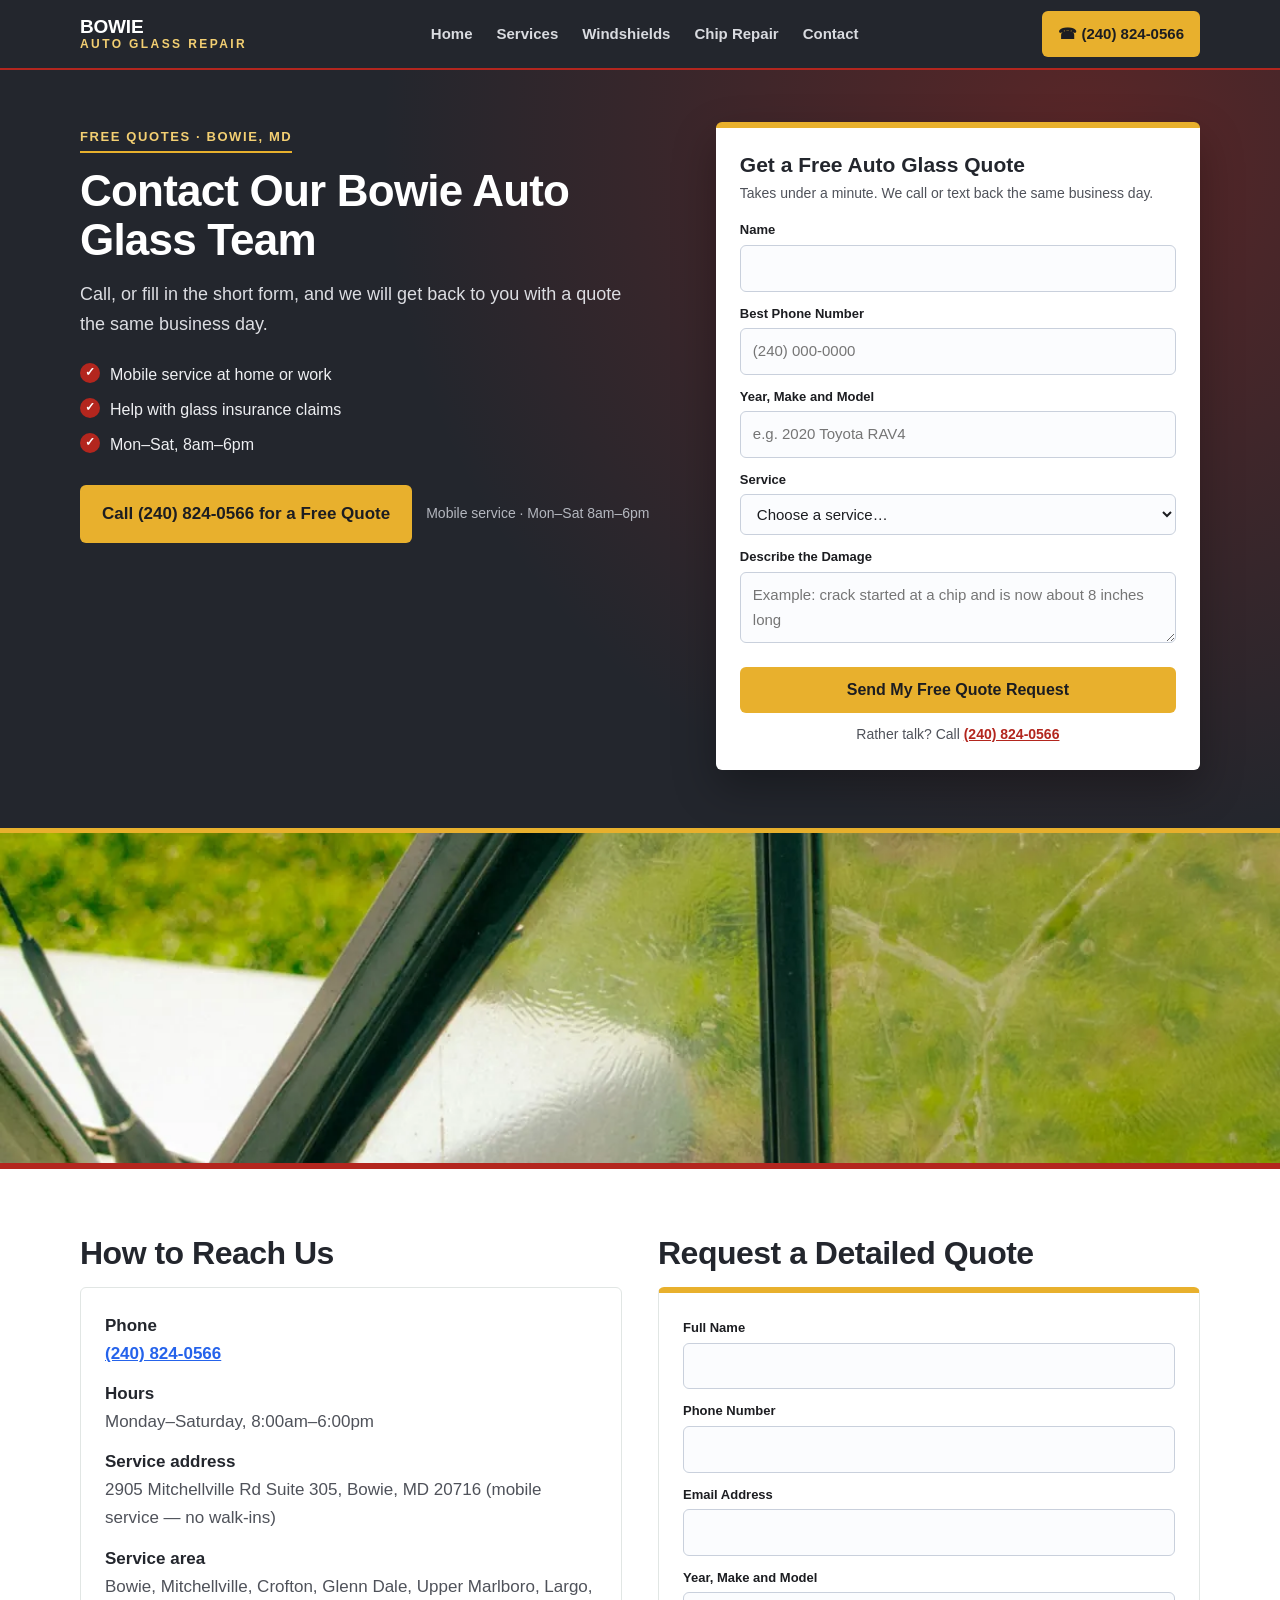
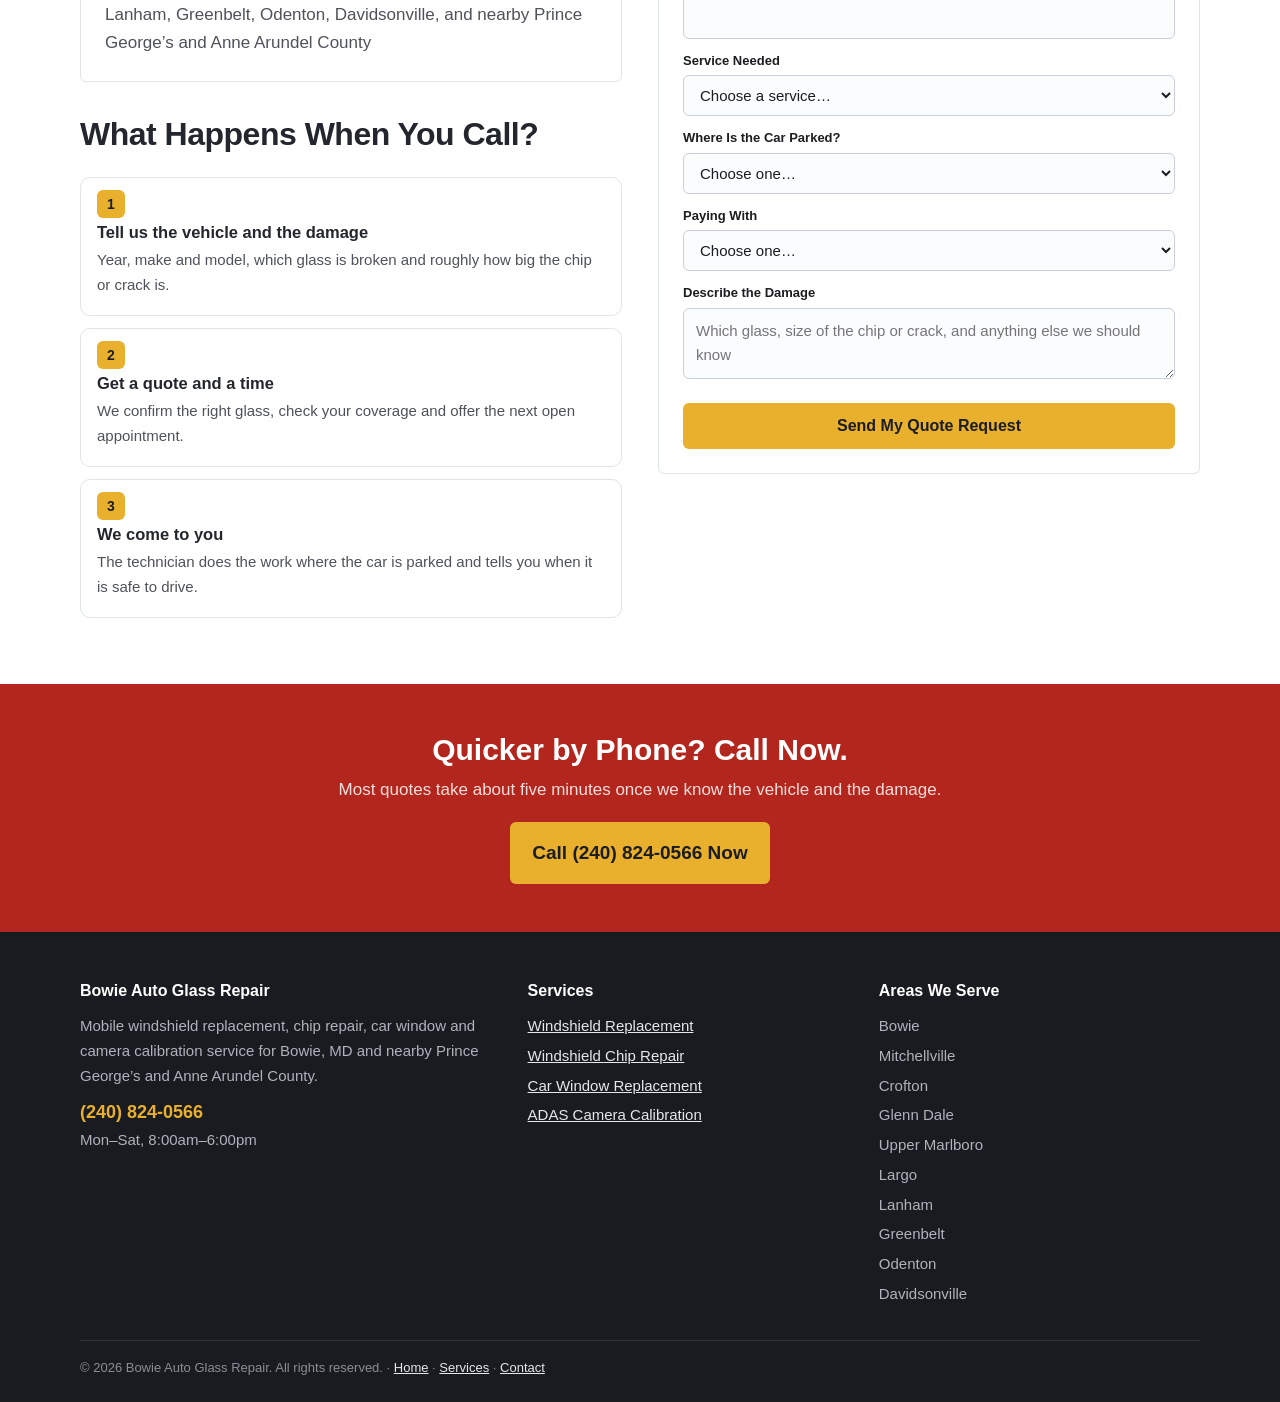
<file: contact.html>
<!DOCTYPE html>
<html lang="en">
<head>
<meta charset="utf-8">
<meta name="viewport" content="width=device-width, initial-scale=1">
<title>Contact Bowie Auto Glass Repair | Free Quotes</title>
<meta name="description" content="Call (240) 824-0566 or send the form for a free auto glass quote in Bowie, MD. Mobile windshield and window service, Mon-Sat 8am-6pm.">
<link rel="canonical" href="https://www.bowieautoglassrepair.com/contact.html">
<meta property="og:title" content="Contact Bowie Auto Glass Repair | Free Quotes">
<meta property="og:description" content="Call (240) 824-0566 or send the form for a free auto glass quote in Bowie, MD. Mobile windshield and window service, Mon-Sat 8am-6pm.">
<meta property="og:type" content="website">
<meta property="og:url" content="https://www.bowieautoglassrepair.com/contact.html">
<meta property="og:image" content="https://www.bowieautoglassrepair.com/cracked-vent-window.webp">
<link rel="stylesheet" href="styles.css">
<script type="application/ld+json">{
 "@context": "https://schema.org",
 "@type": "LocalBusiness",
 "name": "Bowie Auto Glass Repair",
 "telephone": "(240) 824-0566",
 "url": "https://www.bowieautoglassrepair.com/",
 "image": "https://www.bowieautoglassrepair.com/bowie-windshield-replacement-driveway.webp",
 "address": {
  "@type": "PostalAddress",
  "streetAddress": "2905 Mitchellville Rd Suite 305",
  "addressLocality": "Bowie",
  "addressRegion": "MD",
  "postalCode": "20716",
  "addressCountry": "US"
 },
 "areaServed": [
  "Bowie, MD",
  "Mitchellville, MD",
  "Crofton, MD",
  "Glenn Dale, MD",
  "Upper Marlboro, MD",
  "Largo, MD",
  "Lanham, MD",
  "Greenbelt, MD",
  "Odenton, MD",
  "Davidsonville, MD"
 ],
 "description": "Contact Bowie Auto Glass Repair for mobile auto glass service in Bowie, MD",
 "openingHours": "Mo-Sa 08:00-18:00"
}</script>
</head>
<body>
<!-- NAV -->
<header class="nav">
  <div class="wrap nav-in">
    <a class="brand" href="/">Bowie<span>Auto Glass Repair</span></a>
    <ul class="links">
      <li><a href="/">Home</a></li>
      <li><a href="services.html">Services</a></li>
      <li><a href="windshield-replacement-bowie-md.html">Windshields</a></li>
      <li><a href="windshield-repair-bowie-md.html">Chip Repair</a></li>
      <li><a href="contact.html">Contact</a></li>
    </ul>
    <a class="nav-call" href="tel:+12408240566">&#9742; (240) 824-0566</a>
  </div>
</header>
<!-- HERO -->
<section class="hero">
  <div class="wrap hero-grid">
    <div>
      <span class="tag">Free Quotes &middot; Bowie, MD</span>
      <h1>Contact Our Bowie Auto Glass Team</h1>
      <p class="lead">Call, or fill in the short form, and we will get back to you with a quote the same business day.</p>
      <ul class="hero-points"><li>Mobile service at home or work</li><li>Help with glass insurance claims</li><li>Mon&ndash;Sat, 8am&ndash;6pm</li></ul>
      <div class="call-big">
        <a class="btn btn-sun" href="tel:+12408240566">Call (240) 824-0566 for a Free Quote</a>
        <small>Mobile service &middot; Mon&ndash;Sat 8am&ndash;6pm</small>
      </div>
    </div>
    <div>
      <form class="quote" action="https://formspree.io/f/meaqqney" method="POST">
        <h2>Get a Free Auto Glass Quote</h2>
        <p class="sub">Takes under a minute. We call or text back the same business day.</p>
        <input type="hidden" name="_subject" value="New lead - Auto Glass Bowie (contact hero)">
        <div class="field"><label for="q-name">Name</label><input id="q-name" name="name" type="text" autocomplete="name" required></div>
        <div class="field"><label for="q-phone">Best Phone Number</label><input id="q-phone" name="phone" type="tel" autocomplete="tel" placeholder="(240) 000-0000" required></div>
        <div class="field"><label for="q-vehicle">Year, Make and Model</label><input id="q-vehicle" name="vehicle" type="text" placeholder="e.g. 2020 Toyota RAV4"></div>
        <div class="field"><label for="q-service">Service</label><select id="q-service" name="service"><option value="">Choose a service&hellip;</option><option>Windshield Replacement</option><option>Windshield Chip Repair</option><option>Car Window Replacement</option><option>ADAS Camera Calibration</option><option>Something else / not sure</option></select></div>
        <div class="field"><label for="q-details">Describe the Damage</label><textarea id="q-details" name="details" placeholder="Example: crack started at a chip and is now about 8 inches long"></textarea></div>
        <input type="text" name="_gotcha" style="display:none" tabindex="-1" autocomplete="off">
        <button type="submit">Send My Free Quote Request</button>
        <p class="alt">Rather talk? Call <a href="tel:+12408240566">(240) 824-0566</a></p>
      </form>
    </div>
  </div>
</section>
<div class="band short"><img src="cracked-vent-window.webp" alt="Cracked car side window waiting for replacement in Bowie" width="1600" height="900"></div>

<section class="sec alt">
  <div class="wrap info-grid">
    <div>
      <h2>How to Reach Us</h2>
      <dl class="info">
        <dt>Phone</dt><dd><a href="tel:+12408240566" style="color:#2563eb;text-decoration:underline;font-weight:700;">(240) 824-0566</a></dd>
        <dt>Hours</dt><dd>Monday&ndash;Saturday, 8:00am&ndash;6:00pm</dd>
        <dt>Service address</dt><dd>2905 Mitchellville Rd Suite 305, Bowie, MD 20716 (mobile service &mdash; no walk-ins)</dd>
        <dt>Service area</dt><dd>Bowie, Mitchellville, Crofton, Glenn Dale, Upper Marlboro, Largo, Lanham, Greenbelt, Odenton, Davidsonville, and nearby Prince George&rsquo;s and Anne Arundel County</dd>
      </dl>
      <h2 style="margin-top:34px;">What Happens When You Call?</h2>
      <ol class="steps three">
        <li data-n="1"><strong>Tell us the vehicle and the damage</strong><p>Year, make and model, which glass is broken and roughly how big the chip or crack is.</p></li>
        <li data-n="2"><strong>Get a quote and a time</strong><p>We confirm the right glass, check your coverage and offer the next open appointment.</p></li>
        <li data-n="3"><strong>We come to you</strong><p>The technician does the work where the car is parked and tells you when it is safe to drive.</p></li>
      </ol>
    </div>
    <div>
      <h2>Request a Detailed Quote</h2>
      <form class="form-full" action="https://formspree.io/f/meaqqney" method="POST">
        <input type="hidden" name="_subject" value="New lead - Auto Glass Bowie (contact form)">
        <div class="field"><label for="c-name">Full Name</label><input id="c-name" name="name" type="text" autocomplete="name" required></div>
        <div class="field"><label for="c-phone">Phone Number</label><input id="c-phone" name="phone" type="tel" autocomplete="tel" required></div>
        <div class="field"><label for="c-email">Email Address</label><input id="c-email" name="email" type="email" autocomplete="email"></div>
        <div class="field"><label for="c-vehicle">Year, Make and Model</label><input id="c-vehicle" name="vehicle" type="text"></div>
        <div class="field"><label for="c-service">Service Needed</label><select id="c-service" name="service"><option value="">Choose a service&hellip;</option><option>Windshield Replacement</option><option>Windshield Chip Repair</option><option>Car Window Replacement</option><option>ADAS Camera Calibration</option><option>Something else / not sure</option></select></div>
        <div class="field"><label for="c-where">Where Is the Car Parked?</label><select id="c-where" name="location"><option value="">Choose one&hellip;</option><option>House driveway or garage</option><option>Townhouse or apartment lot</option><option>Workplace</option><option>Other</option></select></div>
        <div class="field"><label for="c-insurance">Paying With</label><select id="c-insurance" name="payment"><option value="">Choose one&hellip;</option><option>Insurance claim</option><option>Paying myself</option><option>Not sure</option></select></div>
        <div class="field"><label for="c-msg">Describe the Damage</label><textarea id="c-msg" name="message" placeholder="Which glass, size of the chip or crack, and anything else we should know"></textarea></div>
        <input type="text" name="_gotcha" style="display:none" tabindex="-1" autocomplete="off">
        <button type="submit">Send My Quote Request</button>
      </form>
    </div>
  </div>
</section>
<!-- CTA -->
<section class="cta">
  <div class="wrap">
    <h2>Quicker by Phone? Call Now.</h2>
    <p>Most quotes take about five minutes once we know the vehicle and the damage.</p>
    <a class="btn btn-pine" href="tel:+12408240566">Call (240) 824-0566 Now</a>
  </div>
</section>
<!-- FOOTER -->
<footer class="foot">
  <div class="wrap">
    <div class="foot-grid">
      <div>
        <h4>Bowie Auto Glass Repair</h4>
        <p>Mobile windshield replacement, chip repair, car window and camera calibration service for Bowie, MD and nearby Prince George&rsquo;s and Anne Arundel County.</p>
        <p style="margin-top:10px;"><a class="tel" href="tel:+12408240566">(240) 824-0566</a></p>
        <p>Mon&ndash;Sat, 8:00am&ndash;6:00pm</p>
      </div>
      <div>
        <h4>Services</h4>
        <ul><li><a href="windshield-replacement-bowie-md.html">Windshield Replacement</a></li><li><a href="windshield-repair-bowie-md.html">Windshield Chip Repair</a></li><li><a href="car-window-replacement-bowie-md.html">Car Window Replacement</a></li><li><a href="adas-calibration-bowie-md.html">ADAS Camera Calibration</a></li></ul>
      </div>
      <div>
        <h4>Areas We Serve</h4>
        <ul><li>Bowie</li><li>Mitchellville</li><li>Crofton</li><li>Glenn Dale</li><li>Upper Marlboro</li><li>Largo</li><li>Lanham</li><li>Greenbelt</li><li>Odenton</li><li>Davidsonville</li></ul>
      </div>
    </div>
    <p class="copy">&copy; 2026 Bowie Auto Glass Repair. All rights reserved. &middot; <a href="/">Home</a> &middot; <a href="services.html">Services</a> &middot; <a href="contact.html">Contact</a></p>
  </div>
</footer>
</body>
</html>
</file>
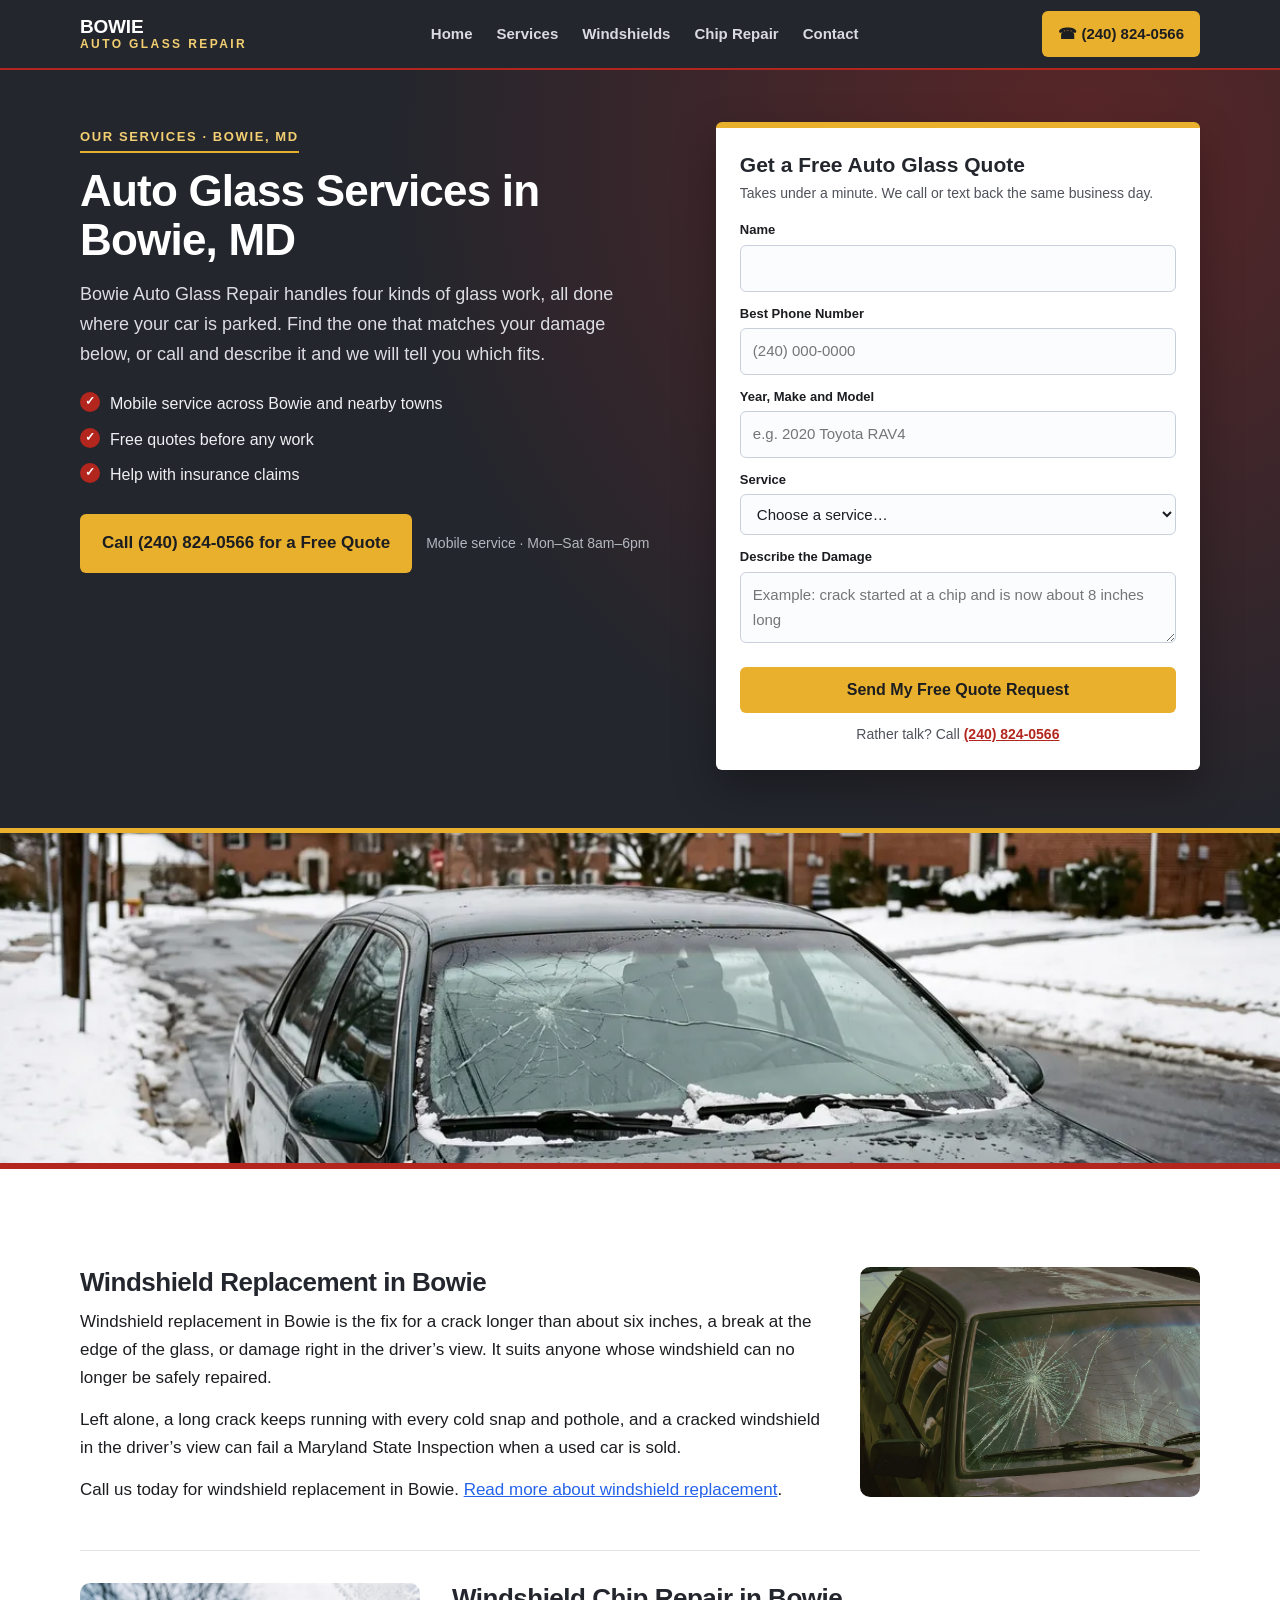
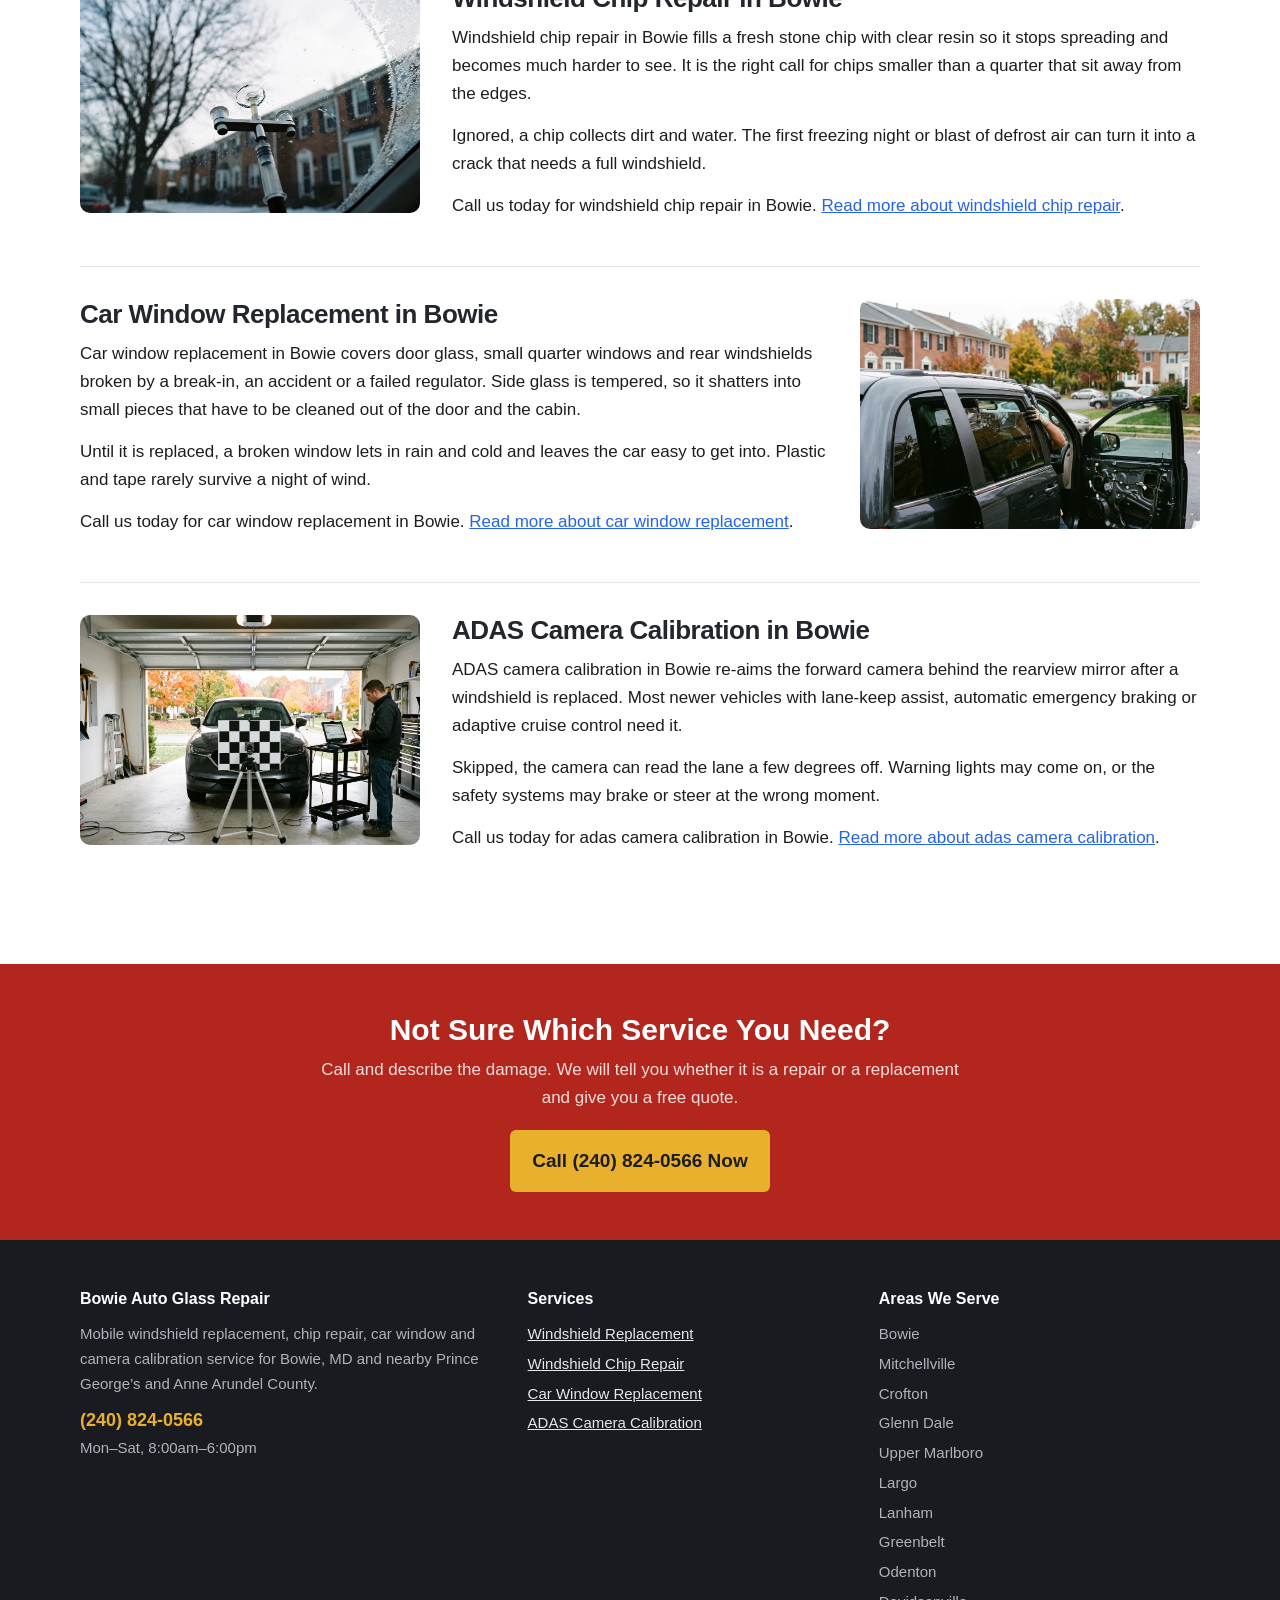
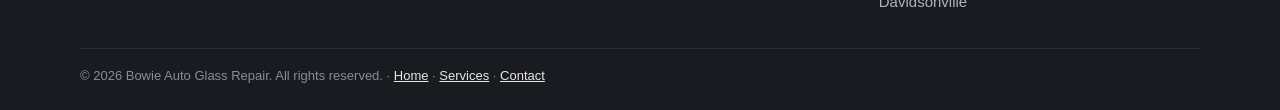
<file: services.html>
<!DOCTYPE html>
<html lang="en">
<head>
<meta charset="utf-8">
<meta name="viewport" content="width=device-width, initial-scale=1">
<title>Auto Glass Services in Bowie, MD | Mobile Repair</title>
<meta name="description" content="Windshield replacement, chip repair, car window replacement and ADAS calibration in Bowie, MD. Mobile service at your home or office.">
<link rel="canonical" href="https://www.bowieautoglassrepair.com/services.html">
<meta property="og:title" content="Auto Glass Services in Bowie, MD | Mobile Repair">
<meta property="og:description" content="Windshield replacement, chip repair, car window replacement and ADAS calibration in Bowie, MD. Mobile service at your home or office.">
<meta property="og:type" content="website">
<meta property="og:url" content="https://www.bowieautoglassrepair.com/services.html">
<meta property="og:image" content="https://www.bowieautoglassrepair.com/car-door-window-replacement.webp">
<link rel="stylesheet" href="styles.css">
<script type="application/ld+json">{
 "@context": "https://schema.org",
 "@type": "LocalBusiness",
 "name": "Bowie Auto Glass Repair",
 "telephone": "(240) 824-0566",
 "url": "https://www.bowieautoglassrepair.com/",
 "image": "https://www.bowieautoglassrepair.com/bowie-windshield-replacement-driveway.webp",
 "address": {
  "@type": "PostalAddress",
  "streetAddress": "2905 Mitchellville Rd Suite 305",
  "addressLocality": "Bowie",
  "addressRegion": "MD",
  "postalCode": "20716",
  "addressCountry": "US"
 },
 "areaServed": [
  "Bowie, MD",
  "Mitchellville, MD",
  "Crofton, MD",
  "Glenn Dale, MD",
  "Upper Marlboro, MD",
  "Largo, MD",
  "Lanham, MD",
  "Greenbelt, MD",
  "Odenton, MD",
  "Davidsonville, MD"
 ],
 "description": "Auto glass services in Bowie, MD",
 "openingHours": "Mo-Sa 08:00-18:00"
}</script>
<script type="application/ld+json">{
 "@context": "https://schema.org",
 "@type": "Service",
 "serviceType": "Windshield Replacement",
 "areaServed": "Bowie, MD",
 "provider": {
  "@type": "LocalBusiness",
  "name": "Bowie Auto Glass Repair"
 }
}</script>
<script type="application/ld+json">{
 "@context": "https://schema.org",
 "@type": "Service",
 "serviceType": "Windshield Chip Repair",
 "areaServed": "Bowie, MD",
 "provider": {
  "@type": "LocalBusiness",
  "name": "Bowie Auto Glass Repair"
 }
}</script>
<script type="application/ld+json">{
 "@context": "https://schema.org",
 "@type": "Service",
 "serviceType": "Car Window Replacement",
 "areaServed": "Bowie, MD",
 "provider": {
  "@type": "LocalBusiness",
  "name": "Bowie Auto Glass Repair"
 }
}</script>
<script type="application/ld+json">{
 "@context": "https://schema.org",
 "@type": "Service",
 "serviceType": "ADAS Camera Calibration",
 "areaServed": "Bowie, MD",
 "provider": {
  "@type": "LocalBusiness",
  "name": "Bowie Auto Glass Repair"
 }
}</script>
</head>
<body>
<!-- NAV -->
<header class="nav">
  <div class="wrap nav-in">
    <a class="brand" href="/">Bowie<span>Auto Glass Repair</span></a>
    <ul class="links">
      <li><a href="/">Home</a></li>
      <li><a href="services.html">Services</a></li>
      <li><a href="windshield-replacement-bowie-md.html">Windshields</a></li>
      <li><a href="windshield-repair-bowie-md.html">Chip Repair</a></li>
      <li><a href="contact.html">Contact</a></li>
    </ul>
    <a class="nav-call" href="tel:+12408240566">&#9742; (240) 824-0566</a>
  </div>
</header>
<!-- HERO -->
<section class="hero">
  <div class="wrap hero-grid">
    <div>
      <span class="tag">Our Services &middot; Bowie, MD</span>
      <h1>Auto Glass Services in Bowie, MD</h1>
      <p class="lead">Bowie Auto Glass Repair handles four kinds of glass work, all done where your car is parked. Find the one that matches your damage below, or call and describe it and we will tell you which fits.</p>
      <ul class="hero-points"><li>Mobile service across Bowie and nearby towns</li><li>Free quotes before any work</li><li>Help with insurance claims</li></ul>
      <div class="call-big">
        <a class="btn btn-sun" href="tel:+12408240566">Call (240) 824-0566 for a Free Quote</a>
        <small>Mobile service &middot; Mon&ndash;Sat 8am&ndash;6pm</small>
      </div>
    </div>
    <div>
      <form class="quote" action="https://formspree.io/f/meaqqney" method="POST">
        <h2>Get a Free Auto Glass Quote</h2>
        <p class="sub">Takes under a minute. We call or text back the same business day.</p>
        <input type="hidden" name="_subject" value="New lead - Auto Glass Bowie (services)">
        <div class="field"><label for="q-name">Name</label><input id="q-name" name="name" type="text" autocomplete="name" required></div>
        <div class="field"><label for="q-phone">Best Phone Number</label><input id="q-phone" name="phone" type="tel" autocomplete="tel" placeholder="(240) 000-0000" required></div>
        <div class="field"><label for="q-vehicle">Year, Make and Model</label><input id="q-vehicle" name="vehicle" type="text" placeholder="e.g. 2020 Toyota RAV4"></div>
        <div class="field"><label for="q-service">Service</label><select id="q-service" name="service"><option value="">Choose a service&hellip;</option><option>Windshield Replacement</option><option>Windshield Chip Repair</option><option>Car Window Replacement</option><option>ADAS Camera Calibration</option><option>Something else / not sure</option></select></div>
        <div class="field"><label for="q-details">Describe the Damage</label><textarea id="q-details" name="details" placeholder="Example: crack started at a chip and is now about 8 inches long"></textarea></div>
        <input type="text" name="_gotcha" style="display:none" tabindex="-1" autocomplete="off">
        <button type="submit">Send My Free Quote Request</button>
        <p class="alt">Rather talk? Call <a href="tel:+12408240566">(240) 824-0566</a></p>
      </form>
    </div>
  </div>
</section>
<div class="band short"><img src="cracked-windshield-winter-street.webp" alt="Cracked windshield on a car parked on a snowy Bowie street" width="1600" height="900"></div>
<section class="sec alt"><div class="wrap"><div class="svc"><div><h2>Windshield Replacement in Bowie</h2><p>Windshield replacement in Bowie is the fix for a crack longer than about six inches, a break at the edge of the glass, or damage right in the driver&rsquo;s view. It suits anyone whose windshield can no longer be safely repaired.</p><p>Left alone, a long crack keeps running with every cold snap and pothole, and a cracked windshield in the driver&rsquo;s view can fail a Maryland State Inspection when a used car is sold.</p><p>Call us today for windshield replacement in Bowie. <a class="body-link" href="windshield-replacement-bowie-md.html" style="color: #2563eb; text-decoration: underline;">Read more about windshield replacement</a>.</p></div><img src="broken-windshield-spiderweb-crack.webp" alt="Spiderweb crack across a windshield needing replacement in Bowie" loading="lazy" width="600" height="400"></div><div class="svc"><div><h2>Windshield Chip Repair in Bowie</h2><p>Windshield chip repair in Bowie fills a fresh stone chip with clear resin so it stops spreading and becomes much harder to see. It is the right call for chips smaller than a quarter that sit away from the edges.</p><p>Ignored, a chip collects dirt and water. The first freezing night or blast of defrost air can turn it into a crack that needs a full windshield.</p><p>Call us today for windshield chip repair in Bowie. <a class="body-link" href="windshield-repair-bowie-md.html" style="color: #2563eb; text-decoration: underline;">Read more about windshield chip repair</a>.</p></div><img src="windshield-chip-repair-bowie.webp" alt="Resin chip repair on a frosty windshield in Bowie, MD" loading="lazy" width="600" height="400"></div><div class="svc"><div><h2>Car Window Replacement in Bowie</h2><p>Car window replacement in Bowie covers door glass, small quarter windows and rear windshields broken by a break-in, an accident or a failed regulator. Side glass is tempered, so it shatters into small pieces that have to be cleaned out of the door and the cabin.</p><p>Until it is replaced, a broken window lets in rain and cold and leaves the car easy to get into. Plastic and tape rarely survive a night of wind.</p><p>Call us today for car window replacement in Bowie. <a class="body-link" href="car-window-replacement-bowie-md.html" style="color: #2563eb; text-decoration: underline;">Read more about car window replacement</a>.</p></div><img src="car-door-window-replacement.webp" alt="Door window replacement on a minivan in a Bowie parking lot" loading="lazy" width="600" height="400"></div><div class="svc"><div><h2>ADAS Camera Calibration in Bowie</h2><p>ADAS camera calibration in Bowie re-aims the forward camera behind the rearview mirror after a windshield is replaced. Most newer vehicles with lane-keep assist, automatic emergency braking or adaptive cruise control need it.</p><p>Skipped, the camera can read the lane a few degrees off. Warning lights may come on, or the safety systems may brake or steer at the wrong moment.</p><p>Call us today for adas camera calibration in Bowie. <a class="body-link" href="adas-calibration-bowie-md.html" style="color: #2563eb; text-decoration: underline;">Read more about adas camera calibration</a>.</p></div><img src="adas-camera-calibration-garage.webp" alt="ADAS windshield camera calibration in a Bowie garage" loading="lazy" width="600" height="400"></div></div></section>
<!-- CTA -->
<section class="cta">
  <div class="wrap">
    <h2>Not Sure Which Service You Need?</h2>
    <p>Call and describe the damage. We will tell you whether it is a repair or a replacement and give you a free quote.</p>
    <a class="btn btn-pine" href="tel:+12408240566">Call (240) 824-0566 Now</a>
  </div>
</section>
<!-- FOOTER -->
<footer class="foot">
  <div class="wrap">
    <div class="foot-grid">
      <div>
        <h4>Bowie Auto Glass Repair</h4>
        <p>Mobile windshield replacement, chip repair, car window and camera calibration service for Bowie, MD and nearby Prince George&rsquo;s and Anne Arundel County.</p>
        <p style="margin-top:10px;"><a class="tel" href="tel:+12408240566">(240) 824-0566</a></p>
        <p>Mon&ndash;Sat, 8:00am&ndash;6:00pm</p>
      </div>
      <div>
        <h4>Services</h4>
        <ul><li><a href="windshield-replacement-bowie-md.html">Windshield Replacement</a></li><li><a href="windshield-repair-bowie-md.html">Windshield Chip Repair</a></li><li><a href="car-window-replacement-bowie-md.html">Car Window Replacement</a></li><li><a href="adas-calibration-bowie-md.html">ADAS Camera Calibration</a></li></ul>
      </div>
      <div>
        <h4>Areas We Serve</h4>
        <ul><li>Bowie</li><li>Mitchellville</li><li>Crofton</li><li>Glenn Dale</li><li>Upper Marlboro</li><li>Largo</li><li>Lanham</li><li>Greenbelt</li><li>Odenton</li><li>Davidsonville</li></ul>
      </div>
    </div>
    <p class="copy">&copy; 2026 Bowie Auto Glass Repair. All rights reserved. &middot; <a href="/">Home</a> &middot; <a href="services.html">Services</a> &middot; <a href="contact.html">Contact</a></p>
  </div>
</footer>
</body>
</html>
</file>
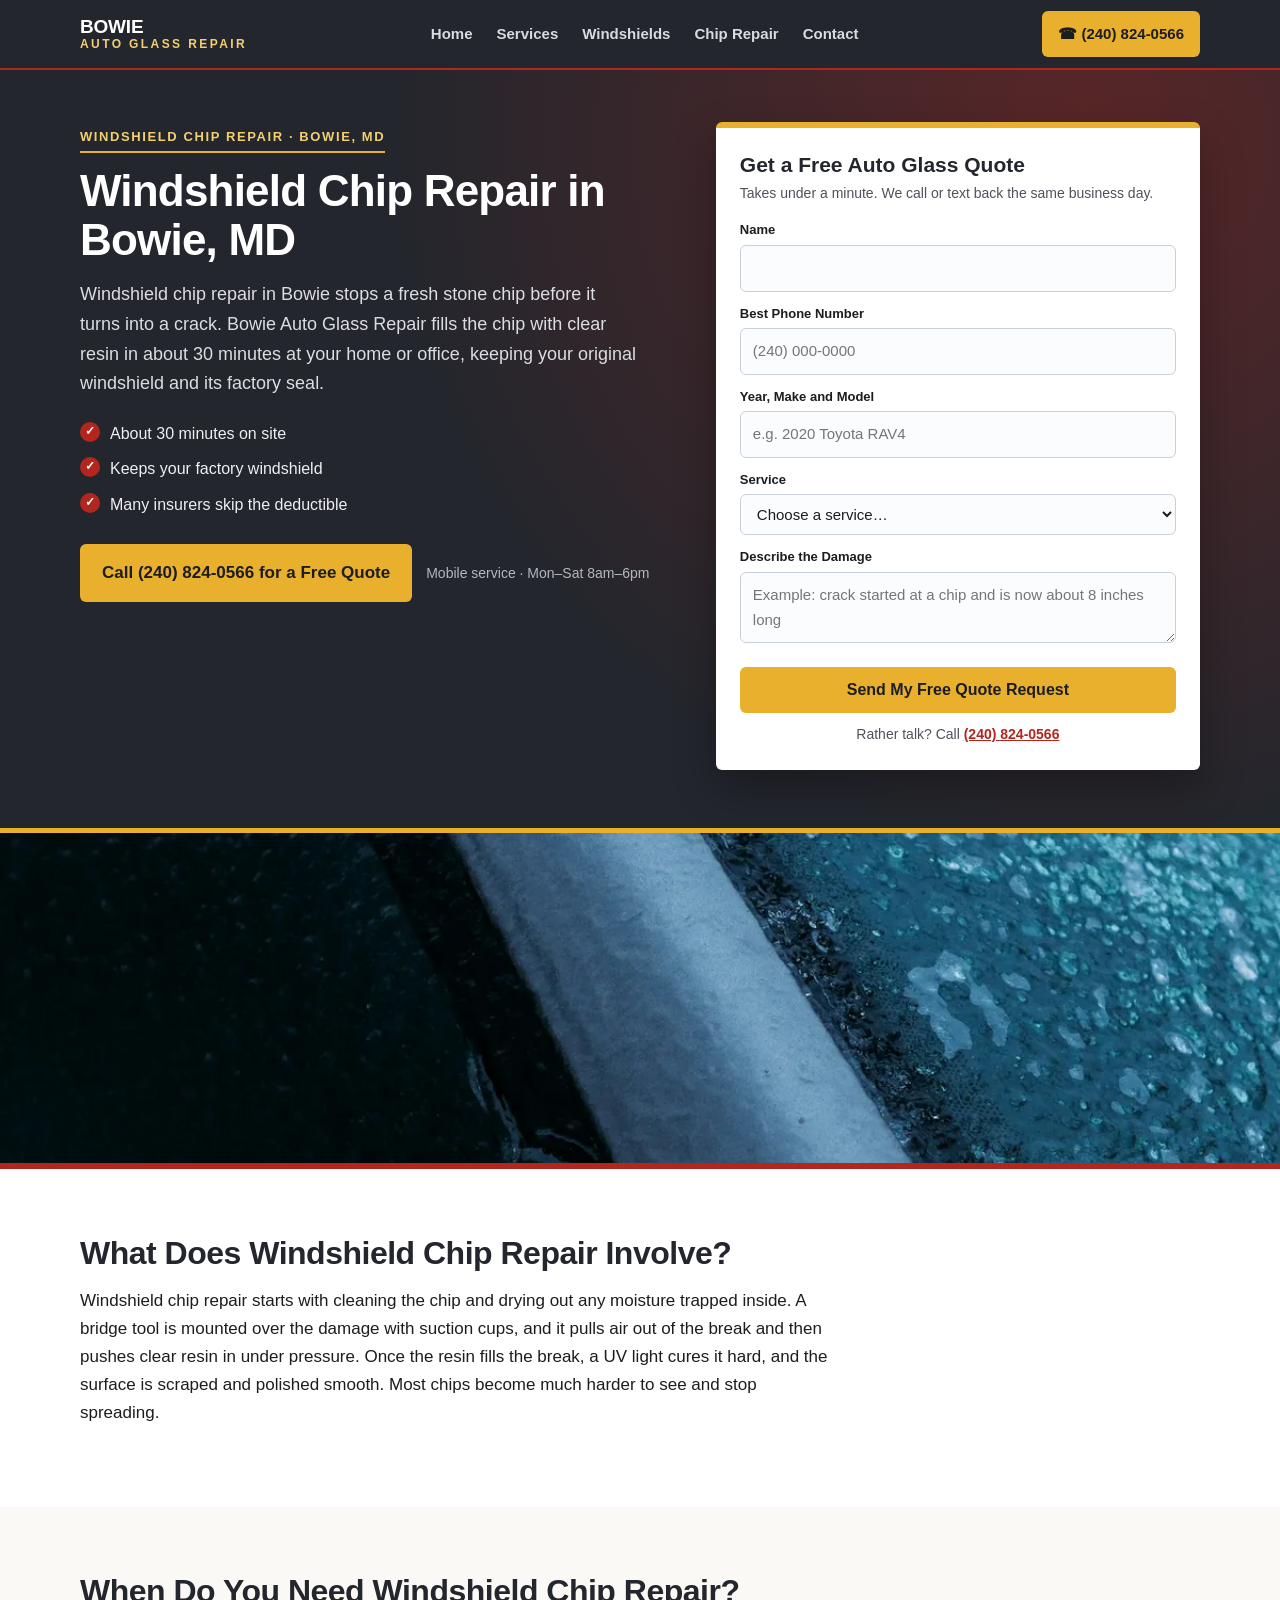
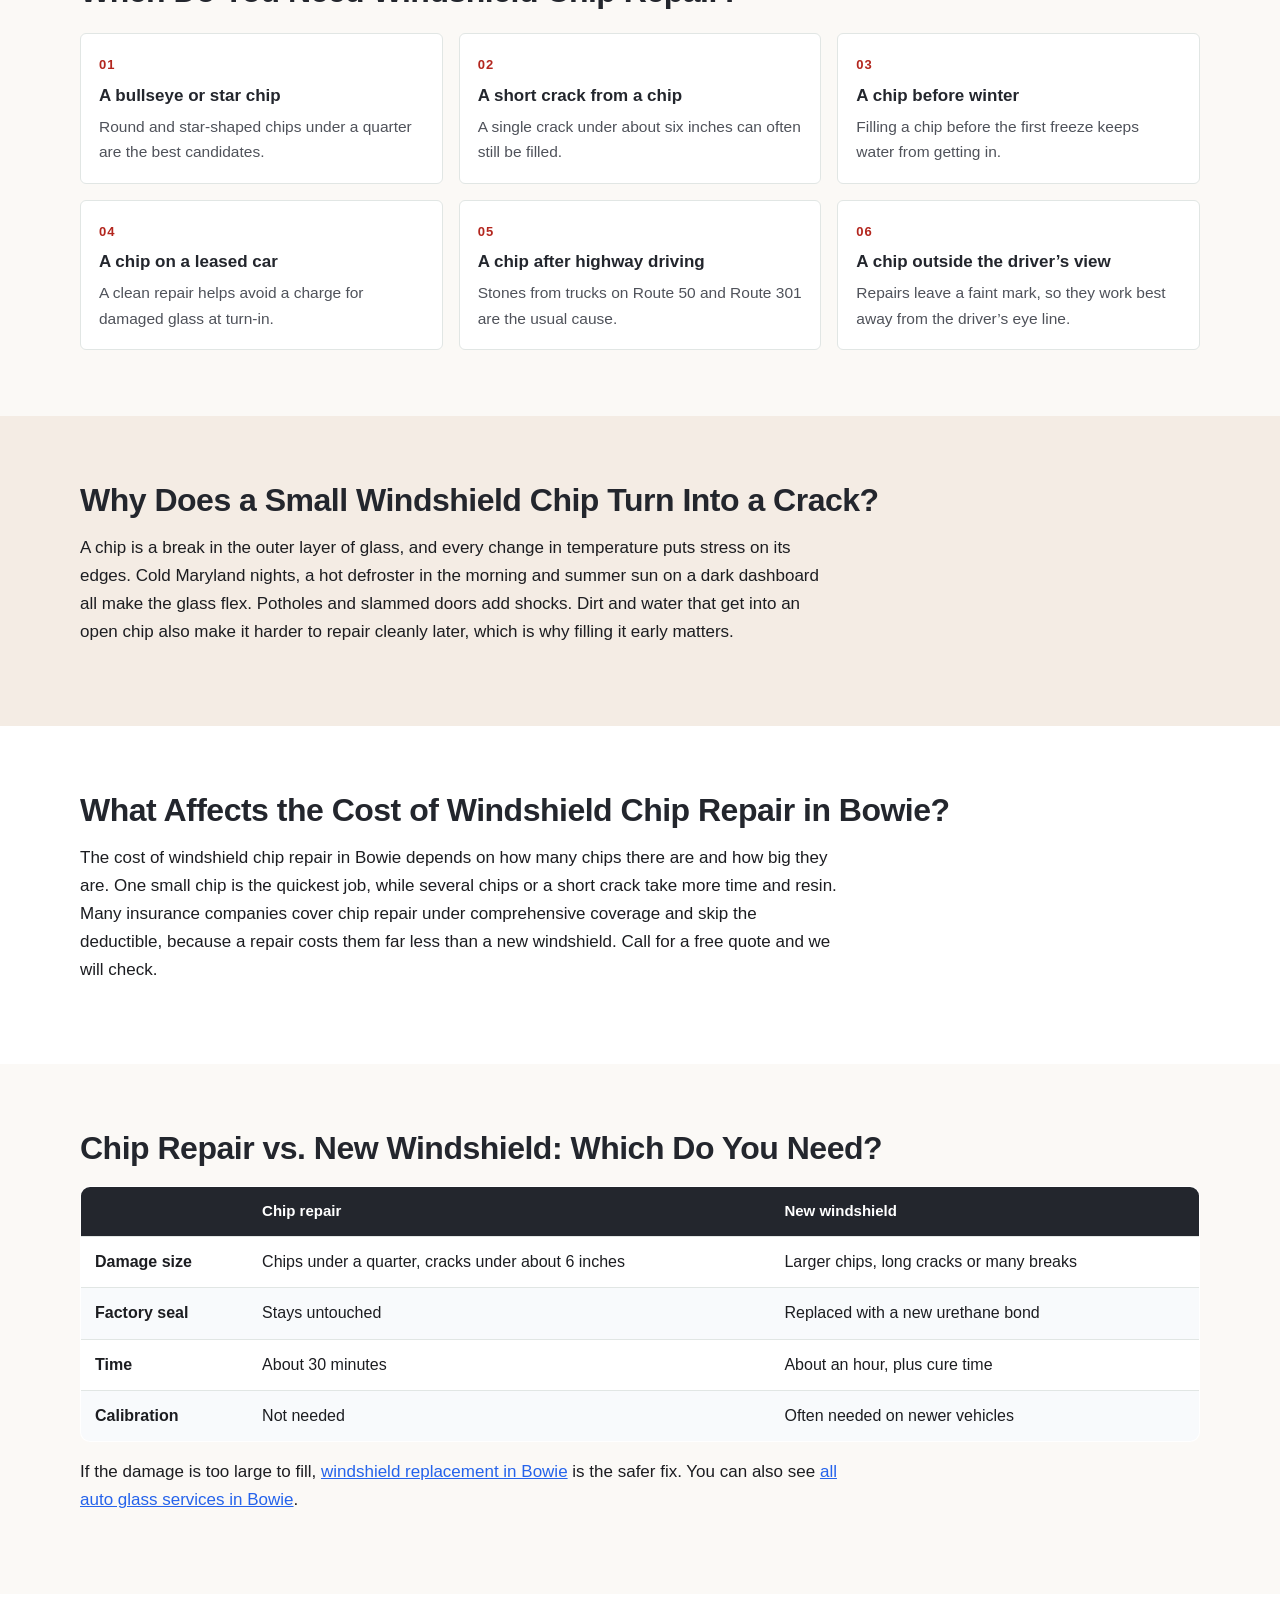
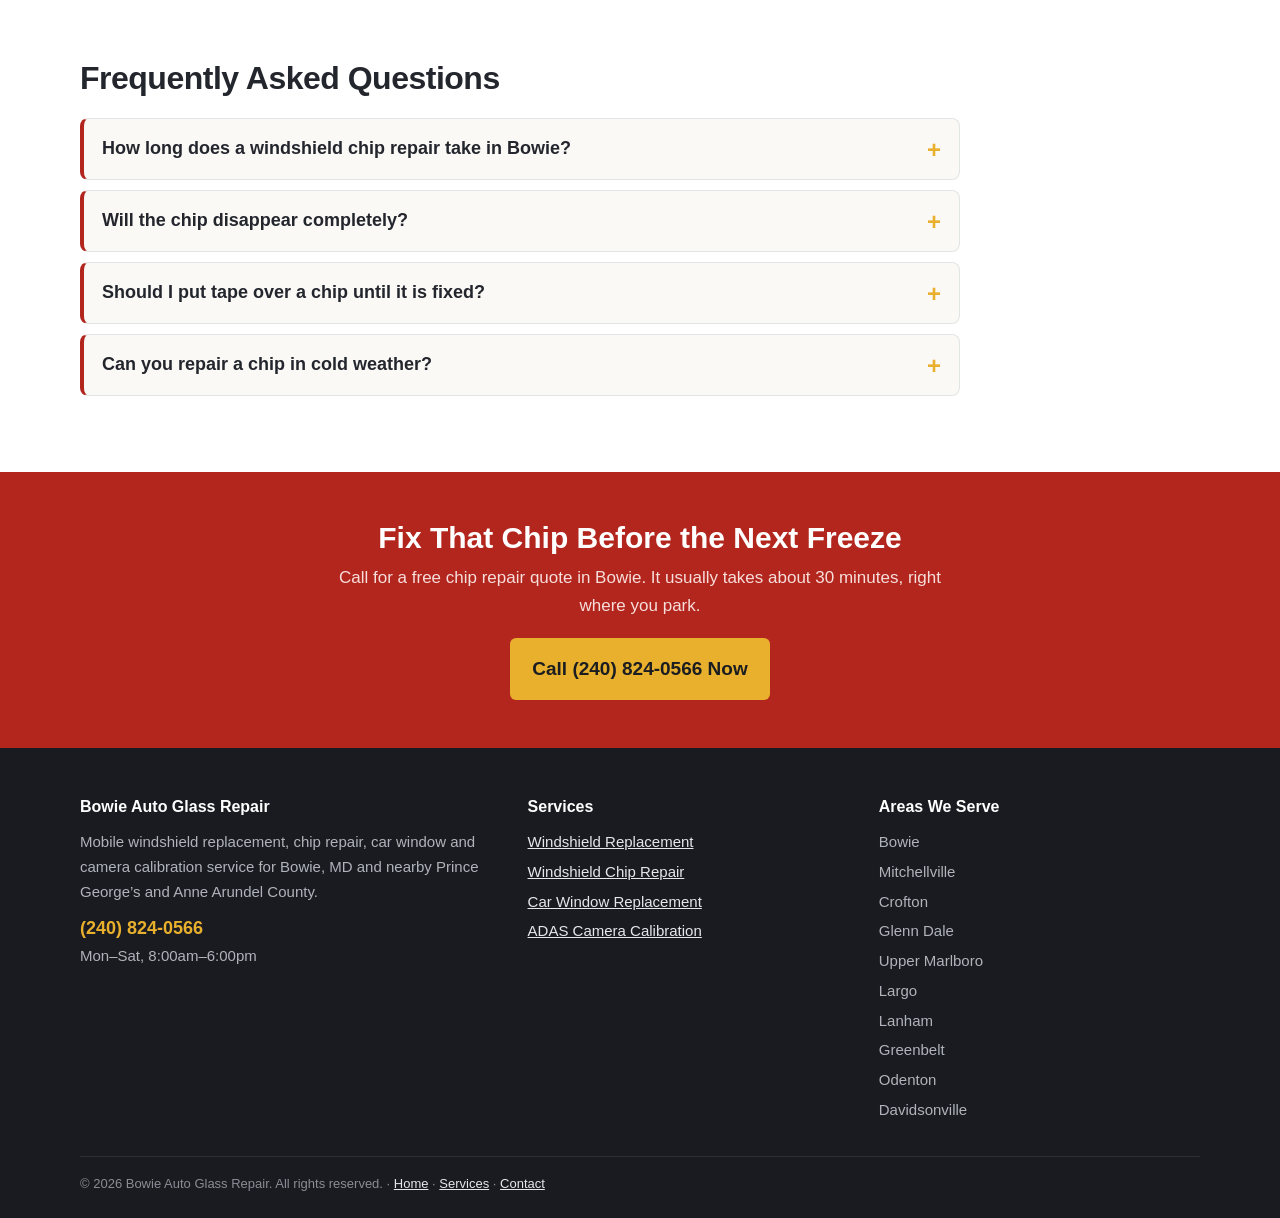
<file: windshield-repair-bowie-md.html>
<!DOCTYPE html>
<html lang="en">
<head>
<meta charset="utf-8">
<meta name="viewport" content="width=device-width, initial-scale=1">
<title>Windshield Chip Repair in Bowie, MD | Free Quotes</title>
<meta name="description" content="Windshield chip repair in Bowie, MD. Resin fills stone chips in about 30 minutes, at your home or office, before winter turns them into cracks.">
<link rel="canonical" href="https://www.bowieautoglassrepair.com/windshield-repair-bowie-md.html">
<meta property="og:title" content="Windshield Chip Repair in Bowie, MD | Free Quotes">
<meta property="og:description" content="Windshield chip repair in Bowie, MD. Resin fills stone chips in about 30 minutes, at your home or office, before winter turns them into cracks.">
<meta property="og:type" content="website">
<meta property="og:url" content="https://www.bowieautoglassrepair.com/windshield-repair-bowie-md.html">
<meta property="og:image" content="https://www.bowieautoglassrepair.com/frost-on-windshield.webp">
<link rel="stylesheet" href="styles.css">
<script type="application/ld+json">{
 "@context": "https://schema.org",
 "@type": "LocalBusiness",
 "name": "Bowie Auto Glass Repair",
 "telephone": "(240) 824-0566",
 "url": "https://www.bowieautoglassrepair.com/",
 "image": "https://www.bowieautoglassrepair.com/bowie-windshield-replacement-driveway.webp",
 "address": {
  "@type": "PostalAddress",
  "streetAddress": "2905 Mitchellville Rd Suite 305",
  "addressLocality": "Bowie",
  "addressRegion": "MD",
  "postalCode": "20716",
  "addressCountry": "US"
 },
 "areaServed": [
  "Bowie, MD",
  "Mitchellville, MD",
  "Crofton, MD",
  "Glenn Dale, MD",
  "Upper Marlboro, MD",
  "Largo, MD",
  "Lanham, MD",
  "Greenbelt, MD",
  "Odenton, MD",
  "Davidsonville, MD"
 ],
 "description": "Windshield Chip Repair in Bowie, MD",
 "openingHours": "Mo-Sa 08:00-18:00"
}</script>
<script type="application/ld+json">{
 "@context": "https://schema.org",
 "@type": "FAQPage",
 "mainEntity": [
  {
   "@type": "Question",
   "name": "How long does a windshield chip repair take in Bowie?",
   "acceptedAnswer": {
    "@type": "Answer",
    "text": "Most chip repairs take about 30 minutes on site, and you can drive right away. The resin is cured with UV light, so there is no waiting for it to dry."
   }
  },
  {
   "@type": "Question",
   "name": "Will the chip disappear completely?",
   "acceptedAnswer": {
    "@type": "Answer",
    "text": "Usually it becomes much harder to see, but a faint mark often remains. The main goal is to stop the chip from spreading and to restore strength to the glass."
   }
  },
  {
   "@type": "Question",
   "name": "Should I put tape over a chip until it is fixed?",
   "acceptedAnswer": {
    "@type": "Answer",
    "text": "Clear tape over the chip helps keep dirt and water out until the repair. Avoid blasting hot defrost air straight at the glass on a cold morning, since that can make the chip run."
   }
  },
  {
   "@type": "Question",
   "name": "Can you repair a chip in cold weather?",
   "acceptedAnswer": {
    "@type": "Answer",
    "text": "Yes. The glass is warmed gently and dried first so the resin can flow into the break. On very cold or wet days we work in a garage or covered spot."
   }
  }
 ]
}</script>
</head>
<body>
<!-- NAV -->
<header class="nav">
  <div class="wrap nav-in">
    <a class="brand" href="/">Bowie<span>Auto Glass Repair</span></a>
    <ul class="links">
      <li><a href="/">Home</a></li>
      <li><a href="services.html">Services</a></li>
      <li><a href="windshield-replacement-bowie-md.html">Windshields</a></li>
      <li><a href="windshield-repair-bowie-md.html">Chip Repair</a></li>
      <li><a href="contact.html">Contact</a></li>
    </ul>
    <a class="nav-call" href="tel:+12408240566">&#9742; (240) 824-0566</a>
  </div>
</header>
<!-- HERO -->
<section class="hero">
  <div class="wrap hero-grid">
    <div>
      <span class="tag">Windshield Chip Repair &middot; Bowie, MD</span>
      <h1>Windshield Chip Repair in Bowie, MD</h1>
      <p class="lead">Windshield chip repair in Bowie stops a fresh stone chip before it turns into a crack. Bowie Auto Glass Repair fills the chip with clear resin in about 30 minutes at your home or office, keeping your original windshield and its factory seal.</p>
      <ul class="hero-points"><li>About 30 minutes on site</li><li>Keeps your factory windshield</li><li>Many insurers skip the deductible</li></ul>
      <div class="call-big">
        <a class="btn btn-sun" href="tel:+12408240566">Call (240) 824-0566 for a Free Quote</a>
        <small>Mobile service &middot; Mon&ndash;Sat 8am&ndash;6pm</small>
      </div>
    </div>
    <div>
      <form class="quote" action="https://formspree.io/f/meaqqney" method="POST">
        <h2>Get a Free Auto Glass Quote</h2>
        <p class="sub">Takes under a minute. We call or text back the same business day.</p>
        <input type="hidden" name="_subject" value="New lead - Auto Glass Bowie (Windshield Chip Repair)">
        <div class="field"><label for="q-name">Name</label><input id="q-name" name="name" type="text" autocomplete="name" required></div>
        <div class="field"><label for="q-phone">Best Phone Number</label><input id="q-phone" name="phone" type="tel" autocomplete="tel" placeholder="(240) 000-0000" required></div>
        <div class="field"><label for="q-vehicle">Year, Make and Model</label><input id="q-vehicle" name="vehicle" type="text" placeholder="e.g. 2020 Toyota RAV4"></div>
        <div class="field"><label for="q-service">Service</label><select id="q-service" name="service"><option value="">Choose a service&hellip;</option><option>Windshield Replacement</option><option>Windshield Chip Repair</option><option>Car Window Replacement</option><option>ADAS Camera Calibration</option><option>Something else / not sure</option></select></div>
        <div class="field"><label for="q-details">Describe the Damage</label><textarea id="q-details" name="details" placeholder="Example: crack started at a chip and is now about 8 inches long"></textarea></div>
        <input type="text" name="_gotcha" style="display:none" tabindex="-1" autocomplete="off">
        <button type="submit">Send My Free Quote Request</button>
        <p class="alt">Rather talk? Call <a href="tel:+12408240566">(240) 824-0566</a></p>
      </form>
    </div>
  </div>
</section>
<div class="band short"><img src="frost-on-windshield.webp" alt="Frost on a car windshield on a cold morning in Bowie" width="1600" height="900"></div>

<section class="sec alt">
  <div class="wrap">
    <h2>What Does Windshield Chip Repair Involve?</h2>
    <p>Windshield chip repair starts with cleaning the chip and drying out any moisture trapped inside. A bridge tool is mounted over the damage with suction cups, and it pulls air out of the break and then pushes clear resin in under pressure. Once the resin fills the break, a UV light cures it hard, and the surface is scraped and polished smooth. Most chips become much harder to see and stop spreading.</p>
  </div>
</section>

<section class="sec">
  <div class="wrap">
    <h2>When Do You Need Windshield Chip Repair?</h2>
    <div class="signs"><div class="sign"><strong>A bullseye or star chip</strong><p>Round and star-shaped chips under a quarter are the best candidates.</p></div><div class="sign"><strong>A short crack from a chip</strong><p>A single crack under about six inches can often still be filled.</p></div><div class="sign"><strong>A chip before winter</strong><p>Filling a chip before the first freeze keeps water from getting in.</p></div><div class="sign"><strong>A chip on a leased car</strong><p>A clean repair helps avoid a charge for damaged glass at turn-in.</p></div><div class="sign"><strong>A chip after highway driving</strong><p>Stones from trucks on Route 50 and Route 301 are the usual cause.</p></div><div class="sign"><strong>A chip outside the driver&rsquo;s view</strong><p>Repairs leave a faint mark, so they work best away from the driver&rsquo;s eye line.</p></div></div>
  </div>
</section>

<section class="sec coq">
  <div class="wrap">
    <h2>Why Does a Small Windshield Chip Turn Into a Crack?</h2>
    <p>A chip is a break in the outer layer of glass, and every change in temperature puts stress on its edges. Cold Maryland nights, a hot defroster in the morning and summer sun on a dark dashboard all make the glass flex. Potholes and slammed doors add shocks. Dirt and water that get into an open chip also make it harder to repair cleanly later, which is why filling it early matters.</p>
  </div>
</section>

<section class="sec alt">
  <div class="wrap">
    <h2>What Affects the Cost of Windshield Chip Repair in Bowie?</h2>
    <p>The cost of windshield chip repair in Bowie depends on how many chips there are and how big they are. One small chip is the quickest job, while several chips or a short crack take more time and resin. Many insurance companies cover chip repair under comprehensive coverage and skip the deductible, because a repair costs them far less than a new windshield. Call for a free quote and we will check.</p>
  </div>
</section>

<section class="sec">
  <div class="wrap">
    <h2>Chip Repair vs. New Windshield: Which Do You Need?</h2>
    <table class="cmp"><thead><tr><th></th><th>Chip repair</th><th>New windshield</th></tr></thead><tbody><tr><td><strong>Damage size</strong></td><td>Chips under a quarter, cracks under about 6 inches</td><td>Larger chips, long cracks or many breaks</td></tr><tr><td><strong>Factory seal</strong></td><td>Stays untouched</td><td>Replaced with a new urethane bond</td></tr><tr><td><strong>Time</strong></td><td>About 30 minutes</td><td>About an hour, plus cure time</td></tr><tr><td><strong>Calibration</strong></td><td>Not needed</td><td>Often needed on newer vehicles</td></tr></tbody></table>
    <p style="margin-top:16px;">If the damage is too large to fill, <a class="body-link" href="windshield-replacement-bowie-md.html" style="color: #2563eb; text-decoration: underline;">windshield replacement in Bowie</a> is the safer fix. You can also see <a class="body-link" href="services.html" style="color: #2563eb; text-decoration: underline;">all auto glass services in Bowie</a>.</p>
  </div>
</section>

<section class="sec alt">
  <div class="wrap">
    <h2>Frequently Asked Questions</h2>
    <div class="faq"><details><summary><h3>How long does a windshield chip repair take in Bowie?</h3></summary><div class="ans"><p>Most chip repairs take about 30 minutes on site, and you can drive right away. The resin is cured with UV light, so there is no waiting for it to dry.</p></div></details><details><summary><h3>Will the chip disappear completely?</h3></summary><div class="ans"><p>Usually it becomes much harder to see, but a faint mark often remains. The main goal is to stop the chip from spreading and to restore strength to the glass.</p></div></details><details><summary><h3>Should I put tape over a chip until it is fixed?</h3></summary><div class="ans"><p>Clear tape over the chip helps keep dirt and water out until the repair. Avoid blasting hot defrost air straight at the glass on a cold morning, since that can make the chip run.</p></div></details><details><summary><h3>Can you repair a chip in cold weather?</h3></summary><div class="ans"><p>Yes. The glass is warmed gently and dried first so the resin can flow into the break. On very cold or wet days we work in a garage or covered spot.</p></div></details></div>
  </div>
</section>
<!-- CTA -->
<section class="cta">
  <div class="wrap">
    <h2>Fix That Chip Before the Next Freeze</h2>
    <p>Call for a free chip repair quote in Bowie. It usually takes about 30 minutes, right where you park.</p>
    <a class="btn btn-pine" href="tel:+12408240566">Call (240) 824-0566 Now</a>
  </div>
</section>
<!-- FOOTER -->
<footer class="foot">
  <div class="wrap">
    <div class="foot-grid">
      <div>
        <h4>Bowie Auto Glass Repair</h4>
        <p>Mobile windshield replacement, chip repair, car window and camera calibration service for Bowie, MD and nearby Prince George&rsquo;s and Anne Arundel County.</p>
        <p style="margin-top:10px;"><a class="tel" href="tel:+12408240566">(240) 824-0566</a></p>
        <p>Mon&ndash;Sat, 8:00am&ndash;6:00pm</p>
      </div>
      <div>
        <h4>Services</h4>
        <ul><li><a href="windshield-replacement-bowie-md.html">Windshield Replacement</a></li><li><a href="windshield-repair-bowie-md.html">Windshield Chip Repair</a></li><li><a href="car-window-replacement-bowie-md.html">Car Window Replacement</a></li><li><a href="adas-calibration-bowie-md.html">ADAS Camera Calibration</a></li></ul>
      </div>
      <div>
        <h4>Areas We Serve</h4>
        <ul><li>Bowie</li><li>Mitchellville</li><li>Crofton</li><li>Glenn Dale</li><li>Upper Marlboro</li><li>Largo</li><li>Lanham</li><li>Greenbelt</li><li>Odenton</li><li>Davidsonville</li></ul>
      </div>
    </div>
    <p class="copy">&copy; 2026 Bowie Auto Glass Repair. All rights reserved. &middot; <a href="/">Home</a> &middot; <a href="services.html">Services</a> &middot; <a href="contact.html">Contact</a></p>
  </div>
</footer>
</body>
</html>
</file>
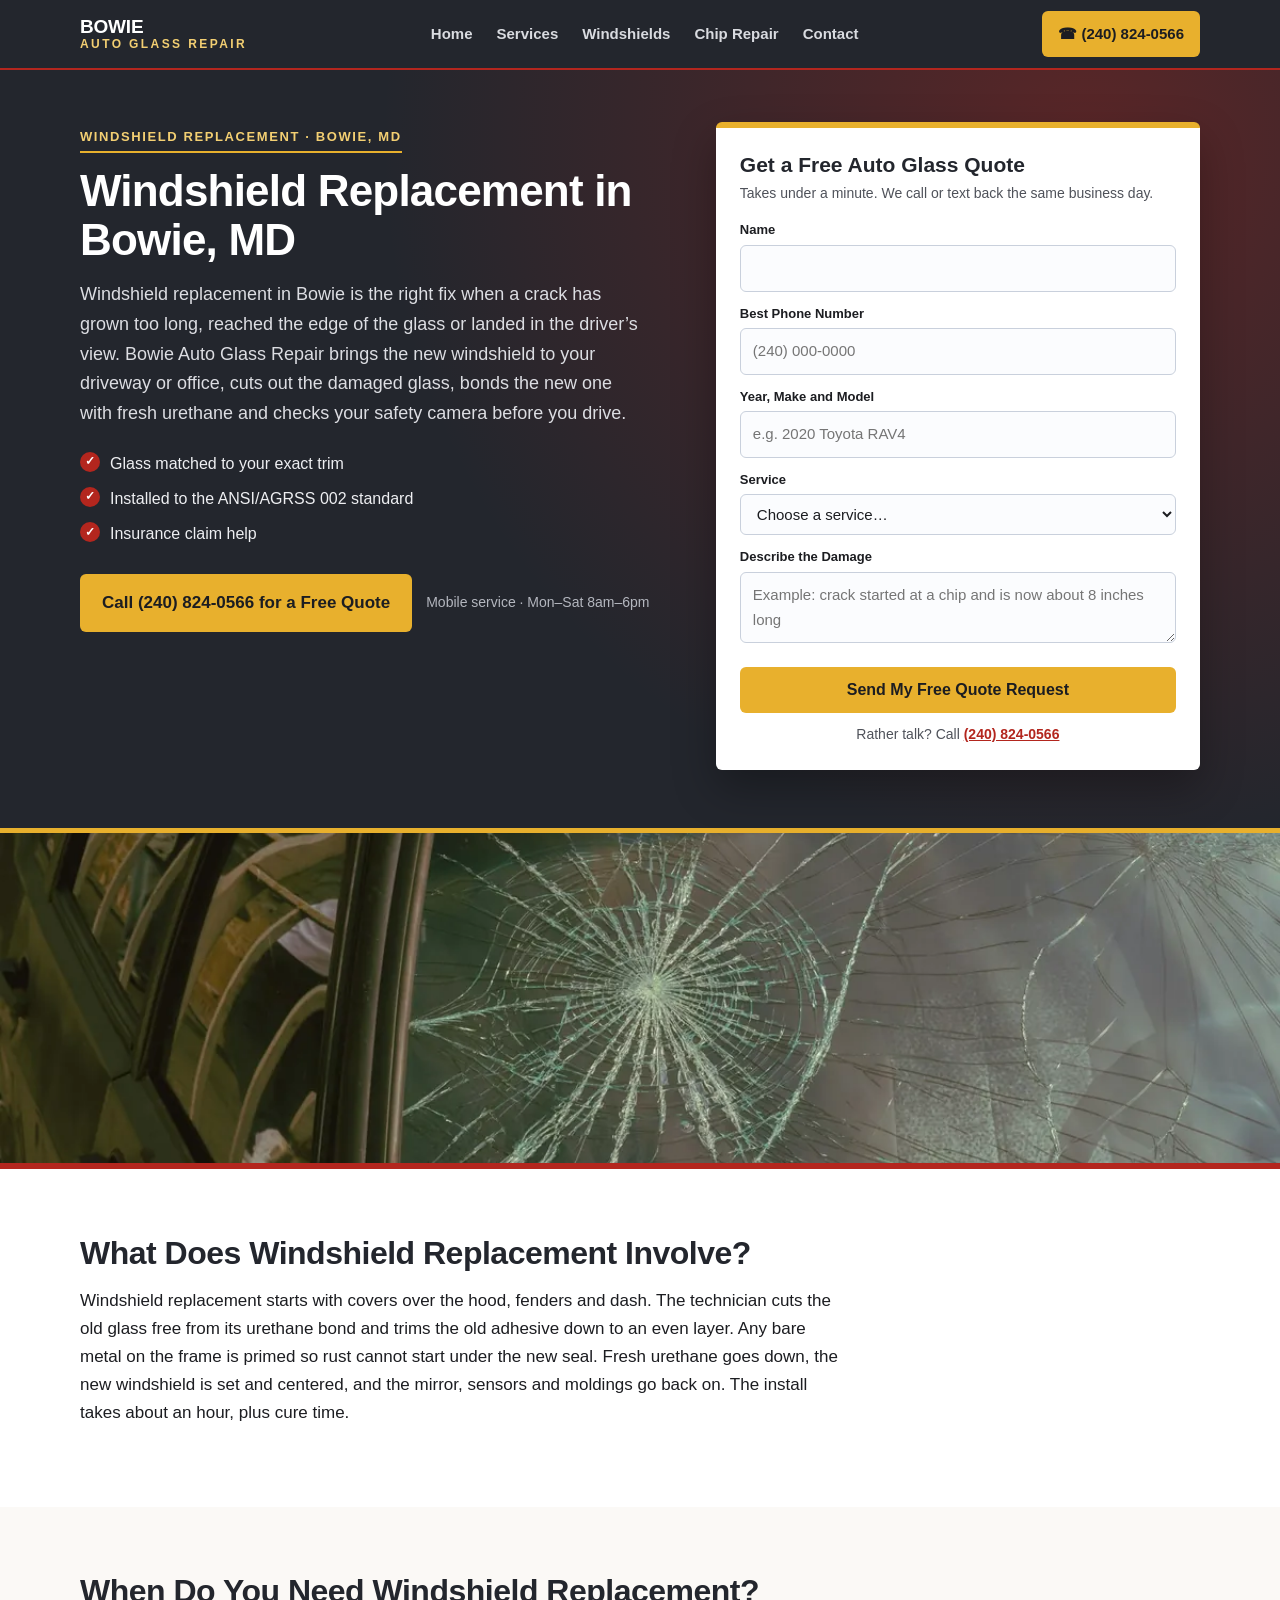
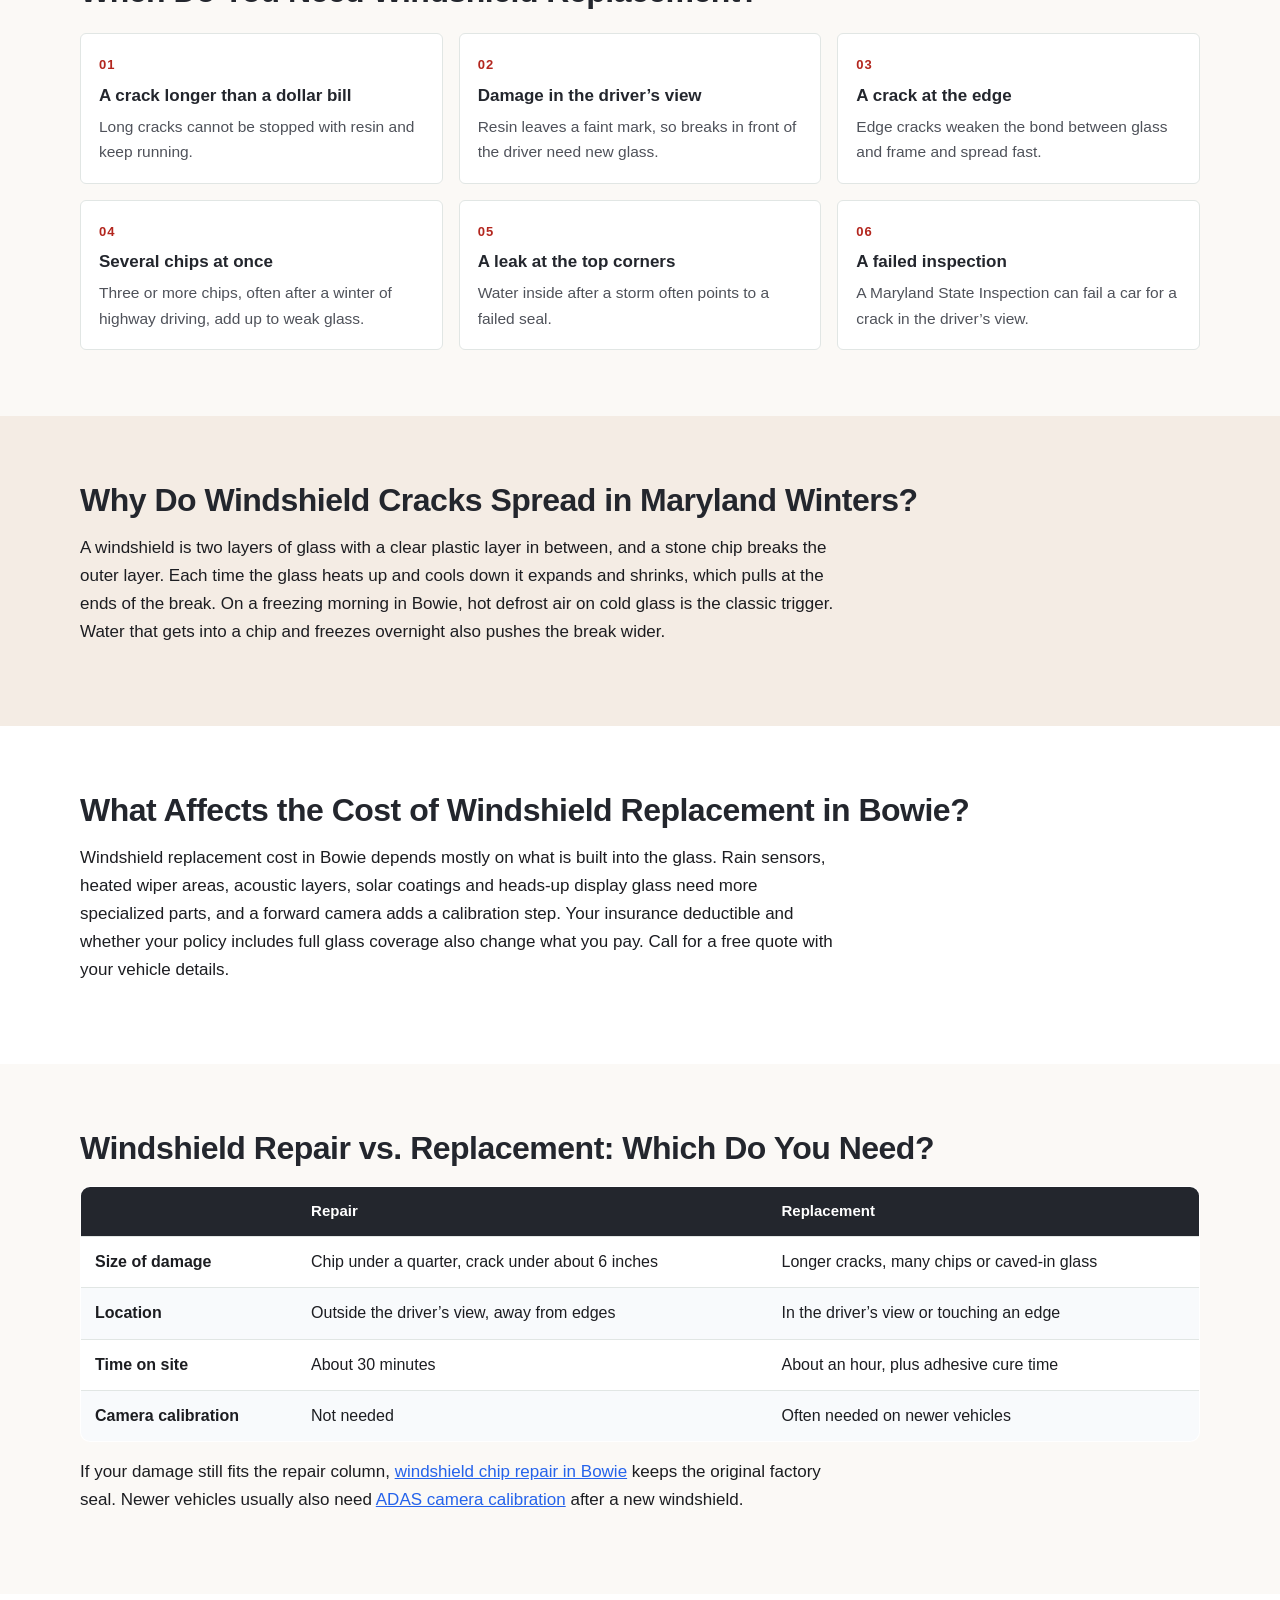
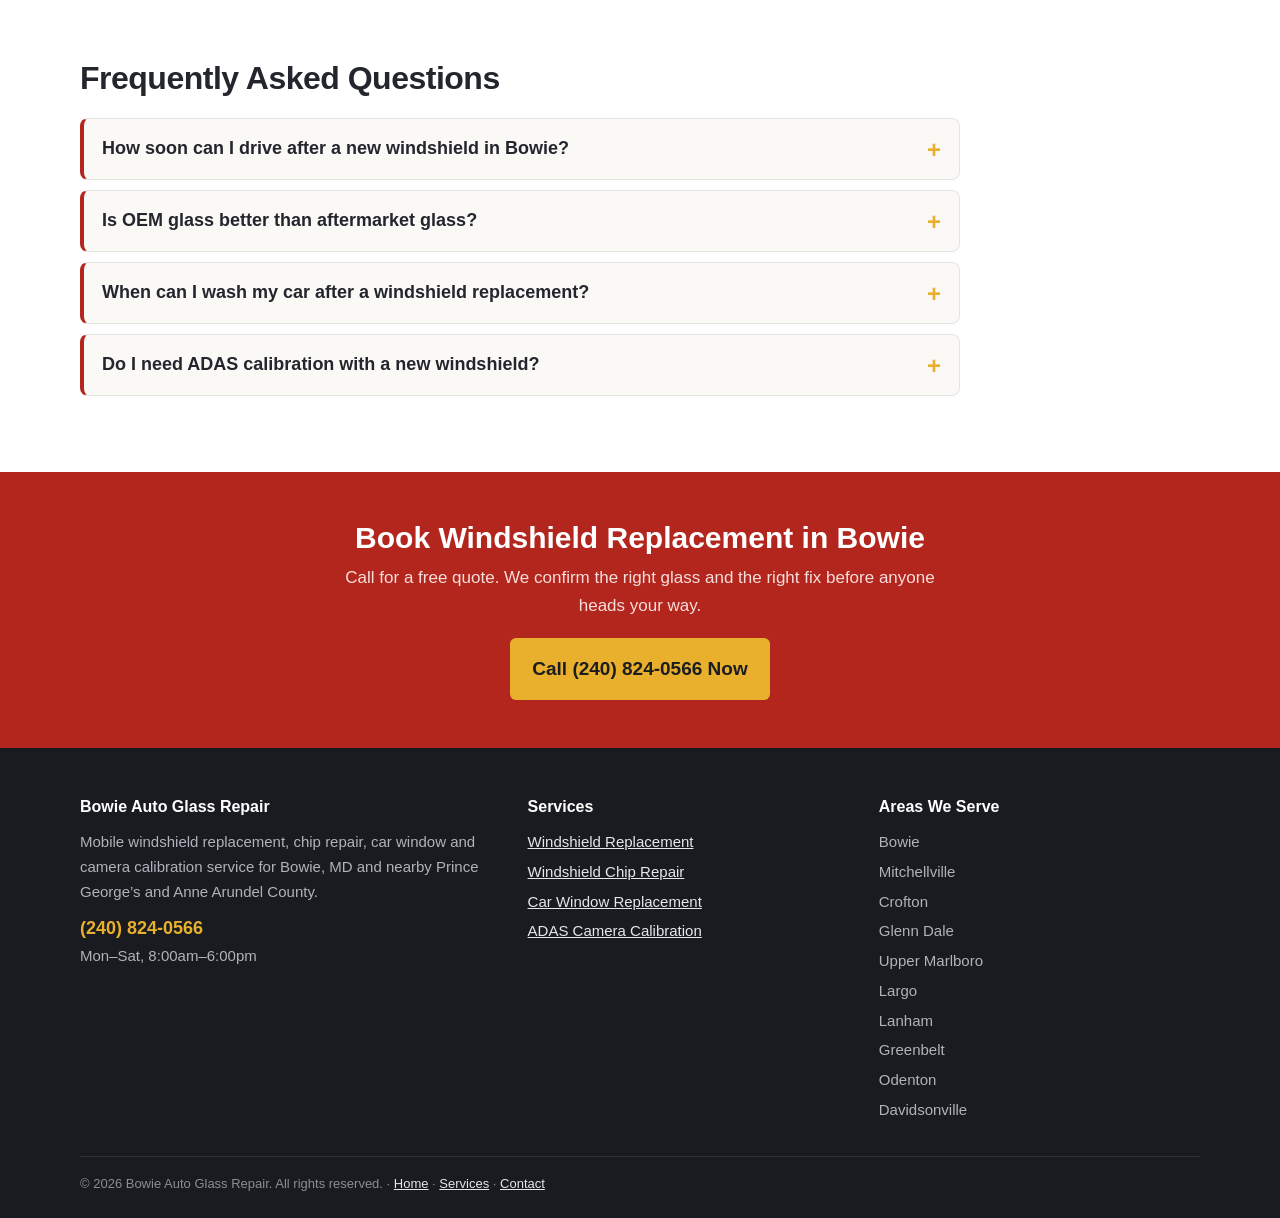
<file: windshield-replacement-bowie-md.html>
<!DOCTYPE html>
<html lang="en">
<head>
<meta charset="utf-8">
<meta name="viewport" content="width=device-width, initial-scale=1">
<title>Windshield Replacement in Bowie, MD | Mobile Service</title>
<meta name="description" content="Mobile windshield replacement in Bowie, MD. OEM-quality glass, proper urethane cure and camera calibration at your home or office. Free quotes.">
<link rel="canonical" href="https://www.bowieautoglassrepair.com/windshield-replacement-bowie-md.html">
<meta property="og:title" content="Windshield Replacement in Bowie, MD | Mobile Service">
<meta property="og:description" content="Mobile windshield replacement in Bowie, MD. OEM-quality glass, proper urethane cure and camera calibration at your home or office. Free quotes.">
<meta property="og:type" content="website">
<meta property="og:url" content="https://www.bowieautoglassrepair.com/windshield-replacement-bowie-md.html">
<meta property="og:image" content="https://www.bowieautoglassrepair.com/broken-windshield-spiderweb-crack.webp">
<link rel="stylesheet" href="styles.css">
<script type="application/ld+json">{
 "@context": "https://schema.org",
 "@type": "LocalBusiness",
 "name": "Bowie Auto Glass Repair",
 "telephone": "(240) 824-0566",
 "url": "https://www.bowieautoglassrepair.com/",
 "image": "https://www.bowieautoglassrepair.com/bowie-windshield-replacement-driveway.webp",
 "address": {
  "@type": "PostalAddress",
  "streetAddress": "2905 Mitchellville Rd Suite 305",
  "addressLocality": "Bowie",
  "addressRegion": "MD",
  "postalCode": "20716",
  "addressCountry": "US"
 },
 "areaServed": [
  "Bowie, MD",
  "Mitchellville, MD",
  "Crofton, MD",
  "Glenn Dale, MD",
  "Upper Marlboro, MD",
  "Largo, MD",
  "Lanham, MD",
  "Greenbelt, MD",
  "Odenton, MD",
  "Davidsonville, MD"
 ],
 "description": "Windshield Replacement in Bowie, MD",
 "openingHours": "Mo-Sa 08:00-18:00"
}</script>
<script type="application/ld+json">{
 "@context": "https://schema.org",
 "@type": "FAQPage",
 "mainEntity": [
  {
   "@type": "Question",
   "name": "How soon can I drive after a new windshield in Bowie?",
   "acceptedAnswer": {
    "@type": "Answer",
    "text": "Most urethane adhesives reach safe drive-away strength in one to three hours, depending on the product and the temperature. Cure takes longer in cold weather, and the technician gives you the exact time before leaving. Driving too soon can let the glass shift or weaken the bond the airbag relies on."
   }
  },
  {
   "@type": "Question",
   "name": "Is OEM glass better than aftermarket glass?",
   "acceptedAnswer": {
    "@type": "Answer",
    "text": "OEM glass is made by the same supplier that built your original windshield. Good aftermarket glass meets the same federal safety rules, but on cars with cameras or heads-up displays OEM glass can make calibration easier. We tell you which options fit your vehicle and your insurance."
   }
  },
  {
   "@type": "Question",
   "name": "When can I wash my car after a windshield replacement?",
   "acceptedAnswer": {
    "@type": "Answer",
    "text": "Wait at least a day before a car wash, and keep pressure washers away from the edges of the glass for a couple of days so the new seal is not disturbed."
   }
  },
  {
   "@type": "Question",
   "name": "Do I need ADAS calibration with a new windshield?",
   "acceptedAnswer": {
    "@type": "Answer",
    "text": "If there is a camera behind the rearview mirror, the answer is usually yes. The camera has to be aimed again for the new glass so lane-keep and emergency braking work as designed. We confirm it for your vehicle with the quote."
   }
  }
 ]
}</script>
</head>
<body>
<!-- NAV -->
<header class="nav">
  <div class="wrap nav-in">
    <a class="brand" href="/">Bowie<span>Auto Glass Repair</span></a>
    <ul class="links">
      <li><a href="/">Home</a></li>
      <li><a href="services.html">Services</a></li>
      <li><a href="windshield-replacement-bowie-md.html">Windshields</a></li>
      <li><a href="windshield-repair-bowie-md.html">Chip Repair</a></li>
      <li><a href="contact.html">Contact</a></li>
    </ul>
    <a class="nav-call" href="tel:+12408240566">&#9742; (240) 824-0566</a>
  </div>
</header>
<!-- HERO -->
<section class="hero">
  <div class="wrap hero-grid">
    <div>
      <span class="tag">Windshield Replacement &middot; Bowie, MD</span>
      <h1>Windshield Replacement in Bowie, MD</h1>
      <p class="lead">Windshield replacement in Bowie is the right fix when a crack has grown too long, reached the edge of the glass or landed in the driver&rsquo;s view. Bowie Auto Glass Repair brings the new windshield to your driveway or office, cuts out the damaged glass, bonds the new one with fresh urethane and checks your safety camera before you drive.</p>
      <ul class="hero-points"><li>Glass matched to your exact trim</li><li>Installed to the ANSI/AGRSS 002 standard</li><li>Insurance claim help</li></ul>
      <div class="call-big">
        <a class="btn btn-sun" href="tel:+12408240566">Call (240) 824-0566 for a Free Quote</a>
        <small>Mobile service &middot; Mon&ndash;Sat 8am&ndash;6pm</small>
      </div>
    </div>
    <div>
      <form class="quote" action="https://formspree.io/f/meaqqney" method="POST">
        <h2>Get a Free Auto Glass Quote</h2>
        <p class="sub">Takes under a minute. We call or text back the same business day.</p>
        <input type="hidden" name="_subject" value="New lead - Auto Glass Bowie (Windshield Replacement)">
        <div class="field"><label for="q-name">Name</label><input id="q-name" name="name" type="text" autocomplete="name" required></div>
        <div class="field"><label for="q-phone">Best Phone Number</label><input id="q-phone" name="phone" type="tel" autocomplete="tel" placeholder="(240) 000-0000" required></div>
        <div class="field"><label for="q-vehicle">Year, Make and Model</label><input id="q-vehicle" name="vehicle" type="text" placeholder="e.g. 2020 Toyota RAV4"></div>
        <div class="field"><label for="q-service">Service</label><select id="q-service" name="service"><option value="">Choose a service&hellip;</option><option>Windshield Replacement</option><option>Windshield Chip Repair</option><option>Car Window Replacement</option><option>ADAS Camera Calibration</option><option>Something else / not sure</option></select></div>
        <div class="field"><label for="q-details">Describe the Damage</label><textarea id="q-details" name="details" placeholder="Example: crack started at a chip and is now about 8 inches long"></textarea></div>
        <input type="text" name="_gotcha" style="display:none" tabindex="-1" autocomplete="off">
        <button type="submit">Send My Free Quote Request</button>
        <p class="alt">Rather talk? Call <a href="tel:+12408240566">(240) 824-0566</a></p>
      </form>
    </div>
  </div>
</section>
<div class="band short"><img src="broken-windshield-spiderweb-crack.webp" alt="Windshield with a spiderweb crack needing replacement in Bowie" width="1600" height="900"></div>

<section class="sec alt">
  <div class="wrap">
    <h2>What Does Windshield Replacement Involve?</h2>
    <p>Windshield replacement starts with covers over the hood, fenders and dash. The technician cuts the old glass free from its urethane bond and trims the old adhesive down to an even layer. Any bare metal on the frame is primed so rust cannot start under the new seal. Fresh urethane goes down, the new windshield is set and centered, and the mirror, sensors and moldings go back on. The install takes about an hour, plus cure time.</p>
  </div>
</section>

<section class="sec">
  <div class="wrap">
    <h2>When Do You Need Windshield Replacement?</h2>
    <div class="signs"><div class="sign"><strong>A crack longer than a dollar bill</strong><p>Long cracks cannot be stopped with resin and keep running.</p></div><div class="sign"><strong>Damage in the driver&rsquo;s view</strong><p>Resin leaves a faint mark, so breaks in front of the driver need new glass.</p></div><div class="sign"><strong>A crack at the edge</strong><p>Edge cracks weaken the bond between glass and frame and spread fast.</p></div><div class="sign"><strong>Several chips at once</strong><p>Three or more chips, often after a winter of highway driving, add up to weak glass.</p></div><div class="sign"><strong>A leak at the top corners</strong><p>Water inside after a storm often points to a failed seal.</p></div><div class="sign"><strong>A failed inspection</strong><p>A Maryland State Inspection can fail a car for a crack in the driver&rsquo;s view.</p></div></div>
  </div>
</section>

<section class="sec coq">
  <div class="wrap">
    <h2>Why Do Windshield Cracks Spread in Maryland Winters?</h2>
    <p>A windshield is two layers of glass with a clear plastic layer in between, and a stone chip breaks the outer layer. Each time the glass heats up and cools down it expands and shrinks, which pulls at the ends of the break. On a freezing morning in Bowie, hot defrost air on cold glass is the classic trigger. Water that gets into a chip and freezes overnight also pushes the break wider.</p>
  </div>
</section>

<section class="sec alt">
  <div class="wrap">
    <h2>What Affects the Cost of Windshield Replacement in Bowie?</h2>
    <p>Windshield replacement cost in Bowie depends mostly on what is built into the glass. Rain sensors, heated wiper areas, acoustic layers, solar coatings and heads-up display glass need more specialized parts, and a forward camera adds a calibration step. Your insurance deductible and whether your policy includes full glass coverage also change what you pay. Call for a free quote with your vehicle details.</p>
  </div>
</section>

<section class="sec">
  <div class="wrap">
    <h2>Windshield Repair vs. Replacement: Which Do You Need?</h2>
    <table class="cmp"><thead><tr><th></th><th>Repair</th><th>Replacement</th></tr></thead><tbody><tr><td><strong>Size of damage</strong></td><td>Chip under a quarter, crack under about 6 inches</td><td>Longer cracks, many chips or caved-in glass</td></tr><tr><td><strong>Location</strong></td><td>Outside the driver&rsquo;s view, away from edges</td><td>In the driver&rsquo;s view or touching an edge</td></tr><tr><td><strong>Time on site</strong></td><td>About 30 minutes</td><td>About an hour, plus adhesive cure time</td></tr><tr><td><strong>Camera calibration</strong></td><td>Not needed</td><td>Often needed on newer vehicles</td></tr></tbody></table>
    <p style="margin-top:16px;">If your damage still fits the repair column, <a class="body-link" href="windshield-repair-bowie-md.html" style="color: #2563eb; text-decoration: underline;">windshield chip repair in Bowie</a> keeps the original factory seal. Newer vehicles usually also need <a class="body-link" href="adas-calibration-bowie-md.html" style="color: #2563eb; text-decoration: underline;">ADAS camera calibration</a> after a new windshield.</p>
  </div>
</section>

<section class="sec alt">
  <div class="wrap">
    <h2>Frequently Asked Questions</h2>
    <div class="faq"><details><summary><h3>How soon can I drive after a new windshield in Bowie?</h3></summary><div class="ans"><p>Most urethane adhesives reach safe drive-away strength in one to three hours, depending on the product and the temperature. Cure takes longer in cold weather, and the technician gives you the exact time before leaving. Driving too soon can let the glass shift or weaken the bond the airbag relies on.</p></div></details><details><summary><h3>Is OEM glass better than aftermarket glass?</h3></summary><div class="ans"><p>OEM glass is made by the same supplier that built your original windshield. Good aftermarket glass meets the same federal safety rules, but on cars with cameras or heads-up displays OEM glass can make calibration easier. We tell you which options fit your vehicle and your insurance.</p></div></details><details><summary><h3>When can I wash my car after a windshield replacement?</h3></summary><div class="ans"><p>Wait at least a day before a car wash, and keep pressure washers away from the edges of the glass for a couple of days so the new seal is not disturbed.</p></div></details><details><summary><h3>Do I need ADAS calibration with a new windshield?</h3></summary><div class="ans"><p>If there is a camera behind the rearview mirror, the answer is usually yes. The camera has to be aimed again for the new glass so lane-keep and emergency braking work as designed. We confirm it for your vehicle with the quote.</p></div></details></div>
  </div>
</section>
<!-- CTA -->
<section class="cta">
  <div class="wrap">
    <h2>Book Windshield Replacement in Bowie</h2>
    <p>Call for a free quote. We confirm the right glass and the right fix before anyone heads your way.</p>
    <a class="btn btn-pine" href="tel:+12408240566">Call (240) 824-0566 Now</a>
  </div>
</section>
<!-- FOOTER -->
<footer class="foot">
  <div class="wrap">
    <div class="foot-grid">
      <div>
        <h4>Bowie Auto Glass Repair</h4>
        <p>Mobile windshield replacement, chip repair, car window and camera calibration service for Bowie, MD and nearby Prince George&rsquo;s and Anne Arundel County.</p>
        <p style="margin-top:10px;"><a class="tel" href="tel:+12408240566">(240) 824-0566</a></p>
        <p>Mon&ndash;Sat, 8:00am&ndash;6:00pm</p>
      </div>
      <div>
        <h4>Services</h4>
        <ul><li><a href="windshield-replacement-bowie-md.html">Windshield Replacement</a></li><li><a href="windshield-repair-bowie-md.html">Windshield Chip Repair</a></li><li><a href="car-window-replacement-bowie-md.html">Car Window Replacement</a></li><li><a href="adas-calibration-bowie-md.html">ADAS Camera Calibration</a></li></ul>
      </div>
      <div>
        <h4>Areas We Serve</h4>
        <ul><li>Bowie</li><li>Mitchellville</li><li>Crofton</li><li>Glenn Dale</li><li>Upper Marlboro</li><li>Largo</li><li>Lanham</li><li>Greenbelt</li><li>Odenton</li><li>Davidsonville</li></ul>
      </div>
    </div>
    <p class="copy">&copy; 2026 Bowie Auto Glass Repair. All rights reserved. &middot; <a href="/">Home</a> &middot; <a href="services.html">Services</a> &middot; <a href="contact.html">Contact</a></p>
  </div>
</footer>
</body>
</html>
</file>
<file: styles.css>
/* Bowie Auto Glass Repair - styles.css */
:root{
  --ink:#1c1d21;
  --navy:#23262d;
  --navy-2:#30343d;
  --teal:#b3261e;
  --coral:#e8b02d;
  --coral-dark:#d29a14;
  --mist:#f4ece4;
  --paper:#fbf9f6;
  --muted:#4f525a;
  --line:#e1e6e4;
  --white:#ffffff;
  --radius:10px;
}
*{box-sizing:border-box;margin:0;padding:0}
html{-webkit-text-size-adjust:100%}
body{font-family:-apple-system,BlinkMacSystemFont,"Segoe UI",Roboto,Helvetica,Arial,sans-serif;color:var(--ink);background:var(--paper);line-height:1.65;font-size:17px}
img{max-width:100%;display:block}
a{color:inherit}
.wrap{max-width:1160px;margin:0 auto;padding:0 20px}

/* NAV */
.nav{position:sticky;top:0;z-index:50;background:var(--navy);box-shadow:0 2px 0 var(--teal)}
.nav-in{display:flex;align-items:center;justify-content:space-between;gap:16px;min-height:68px}
.brand{color:var(--white);text-decoration:none;font-weight:800;font-size:19px;letter-spacing:-.2px;line-height:1.1;text-transform:uppercase}
.brand span{display:block;color:#f3cf72;font-size:12px;letter-spacing:2.4px;font-weight:700}
.links{display:flex;gap:24px;list-style:none}
.links a{color:#d9dbe0;text-decoration:none;font-size:15px;font-weight:600}
.links a:hover{color:var(--white)}
.nav-call{background:var(--coral);color:var(--white);text-decoration:none;font-weight:800;padding:11px 16px;border-radius:6px;font-size:15px;white-space:nowrap}
.nav-call:hover{background:var(--coral-dark)}

/* HERO */
.hero{background:var(--navy);background-image:radial-gradient(circle at 85% 10%,rgba(179,38,30,.38) 0,rgba(179,38,30,0) 55%);color:var(--white);padding:54px 0 58px}
.hero-grid{display:grid;grid-template-columns:1.1fr .9fr;gap:44px;align-items:start}
.tag{display:inline-block;color:#f3cf72;font-size:13px;font-weight:800;letter-spacing:1.6px;text-transform:uppercase;margin-bottom:14px;border-bottom:2px solid var(--coral);padding-bottom:4px}
.hero h1{font-size:44px;line-height:1.1;font-weight:850;letter-spacing:-.8px;margin-bottom:16px}
.hero p.lead{font-size:18px;color:#dcdde2;max-width:560px;margin-bottom:22px}
.hero-points{list-style:none;margin:0 0 26px;display:grid;gap:9px}
.hero-points li{padding-left:30px;position:relative;color:#eeeff2;font-size:16px}
.hero-points li:before{content:"\2713";position:absolute;left:0;top:1px;width:20px;height:20px;border-radius:50%;background:var(--teal);color:var(--white);font-size:12px;font-weight:900;display:flex;align-items:center;justify-content:center}
.btn{display:inline-block;text-decoration:none;font-weight:800;border-radius:6px;padding:15px 22px;font-size:17px}
.btn-sun{background:var(--coral);color:var(--white)}
.btn-sun:hover{background:var(--coral-dark)}
.btn-pine{background:var(--navy);color:var(--white)}
.btn-pine:hover{background:var(--navy-2)}
.call-big{display:flex;align-items:center;gap:14px;flex-wrap:wrap}
.call-big small{color:#b4b7bf;font-size:14px}

/* QUOTE CARD */
.quote{background:var(--white);color:var(--ink);border-radius:var(--radius);padding:24px;border-top:6px solid var(--coral);box-shadow:0 18px 44px rgba(0,0,0,.3)}
.quote h2{font-size:21px;line-height:1.25;margin-bottom:4px;color:var(--navy)}
.quote .sub{color:var(--muted);font-size:14px;margin-bottom:14px}
.field{margin-bottom:11px}
.field label{display:block;font-size:13px;font-weight:700;margin-bottom:4px;color:var(--ink)}
.field input,.field select,.field textarea{width:100%;font:inherit;font-size:15px;padding:10px 12px;border:1px solid #c9d0dc;border-radius:6px;background:#fbfcfe;color:var(--ink)}
.field textarea{min-height:70px;resize:vertical}
.quote button,.form-full button{width:100%;border:0;cursor:pointer;background:var(--coral);color:var(--white);font-weight:800;font-size:16px;padding:14px;border-radius:6px;margin-top:4px}
.quote button:hover,.form-full button:hover{background:var(--coral-dark)}
.quote .alt{font-size:14px;color:var(--muted);text-align:center;margin-top:10px}
.quote .alt a{color:var(--teal);font-weight:800}

/* PHOTO BAND */
.band{background:var(--navy);border-bottom:6px solid var(--teal)}
.band img{width:100%;height:440px;object-fit:cover}
.band.short img{height:330px}

/* SECTIONS */
.sec{padding:66px 0}
.sec.alt{background:var(--white)}
.sec.coq{background:var(--mist)}
.sec h2{font-size:32px;line-height:1.18;letter-spacing:-.5px;margin-bottom:14px;color:var(--navy)}
.sec h3{font-size:20px;line-height:1.3;margin:22px 0 8px;color:var(--ink)}
.sec p{margin-bottom:14px;max-width:760px}
.kicker{font-size:13px;font-weight:800;letter-spacing:1.6px;text-transform:uppercase;color:var(--coral);margin-bottom:8px}
.two{display:grid;grid-template-columns:.95fr 1.05fr;gap:46px;align-items:center}
.two img{border-radius:var(--radius);width:100%;height:auto;box-shadow:14px 14px 0 var(--mist)}
.body-link{color:#2563eb;text-decoration:underline}

/* SIGNS GRID */
.signs{display:grid;grid-template-columns:repeat(3,1fr);gap:16px;margin-top:22px;counter-reset:sg}
.sign{background:var(--white);border:1px solid var(--line);border-radius:var(--radius);padding:20px 18px 18px;position:relative;counter-increment:sg}
.sign:before{content:counter(sg,decimal-leading-zero);display:block;font-size:13px;font-weight:900;color:var(--teal);letter-spacing:1px;margin-bottom:6px}
.sec.alt .sign{background:var(--paper)}
.sign strong{display:block;margin-bottom:4px;color:var(--navy);font-size:17px}
.sign p{margin:0;font-size:15.5px;color:var(--muted)}

/* STEP CARDS (horizontal) */
.steps{list-style:none;margin-top:24px;display:grid;grid-template-columns:repeat(5,1fr);gap:14px}
.steps li{background:var(--white);border-radius:var(--radius);padding:44px 16px 18px;position:relative;border:1px solid var(--line)}
.steps li:before{content:attr(data-n);position:absolute;left:16px;top:12px;width:28px;height:28px;border-radius:6px;background:var(--coral);color:var(--white);font-weight:900;font-size:14px;display:flex;align-items:center;justify-content:center}
.steps strong{display:block;color:var(--navy);font-size:16.5px;margin-bottom:4px;line-height:1.3}
.steps p{margin:0;color:var(--muted);font-size:15px}
.steps.three{grid-template-columns:1fr;gap:12px}

/* CARDS */
.cards{display:grid;grid-template-columns:repeat(3,1fr);gap:20px;margin-top:26px}
.card{background:var(--white);border:1px solid var(--line);border-radius:var(--radius);overflow:hidden;text-decoration:none;color:var(--ink);display:flex;flex-direction:column}
.card img{width:100%;height:200px;object-fit:cover;border-bottom:4px solid var(--teal)}
.card .cb{padding:18px 18px 20px}
.card h3{margin:0 0 6px;font-size:19px;color:var(--navy)}
.card p{margin:0;font-size:15px;color:var(--muted)}
.card .more{display:inline-block;margin-top:10px;font-weight:800;color:var(--coral);font-size:15px}
.card:hover{box-shadow:0 10px 26px rgba(35,38,45,.16)}

/* WHY */
.why{display:grid;grid-template-columns:repeat(3,1fr);gap:20px;margin-top:22px}
.why div{background:var(--white);border:1px solid var(--line);border-top:5px solid var(--teal);border-radius:var(--radius);padding:22px}
.why strong{display:block;color:var(--navy);font-size:18px;margin-bottom:6px}
.why p{margin:0;font-size:15.5px;color:var(--muted)}

/* FIT */
.fit{display:grid;grid-template-columns:1fr 1fr;gap:20px;margin-top:20px}
.fit div{border-radius:var(--radius);padding:22px}
.fit h3{margin-top:0}
.fit ul{padding-left:20px}
.fit li{margin-bottom:6px}
.fit .yes{background:#e6f4ef;border:1px solid #bfe0d3}
.fit .no{background:#fbece7;border:1px solid #f0cbbf}

/* TABLE */
.cmp{width:100%;border-collapse:collapse;margin-top:18px;background:var(--white);border-radius:var(--radius);overflow:hidden;font-size:16px;border:1px solid var(--line)}
.cmp th,.cmp td{text-align:left;padding:12px 14px;border-bottom:1px solid var(--line);vertical-align:top}
.cmp th{background:var(--navy);color:var(--white);font-size:15px}
.cmp tr:nth-child(even) td{background:#f8fafc}
.cmp tr:last-child td{border-bottom:0}

/* FAQ */
.faq{margin-top:20px;max-width:880px}
.faq details{background:var(--white);border:1px solid var(--line);border-left:4px solid var(--teal);border-radius:8px;margin-bottom:10px;padding:0 18px}
.sec.alt .faq details{background:var(--paper)}
.faq summary{cursor:pointer;list-style:none;padding:16px 28px 16px 0;position:relative}
.faq summary::-webkit-details-marker{display:none}
.faq summary:after{content:"+";position:absolute;right:0;top:11px;font-size:24px;color:var(--coral);font-weight:800}
.faq details[open] summary:after{content:"\2013"}
.faq summary h3{display:inline;font-size:18px;margin:0;color:var(--navy)}
.faq .ans{padding:0 0 16px}
.faq .ans p{margin:0;color:var(--muted)}

/* SERVICES PAGE BLOCKS */
.svc{display:grid;grid-template-columns:1fr 340px;gap:32px;align-items:start;padding:32px 0;border-bottom:1px solid var(--line)}
.svc:nth-child(even){grid-template-columns:340px 1fr}
.svc:nth-child(even) img{order:-1}
.svc:last-child{border-bottom:0}
.svc img{border-radius:var(--radius);width:100%;height:230px;object-fit:cover}
.svc h2{font-size:26px;margin-bottom:10px}

/* MAP */
.note{max-width:680px;margin:0 auto 22px;padding:14px 18px;background:var(--mist);border-left:4px solid var(--coral);border-radius:8px;font-size:15px;color:var(--muted);text-align:left;line-height:1.6}
.mapbox{border-radius:var(--radius);overflow:hidden;box-shadow:0 8px 26px rgba(0,0,0,.12);max-width:980px;margin:0 auto}
.mapbox iframe{border:0;display:block;width:100%;height:420px}

/* CONTACT */
.info-grid{display:grid;grid-template-columns:1fr 1fr;gap:36px;align-items:start}
.info{background:var(--white);border:1px solid var(--line);border-radius:var(--radius);padding:24px}
.info dt{font-weight:800;color:var(--navy);margin-top:12px}
.info dt:first-child{margin-top:0}
.info dd{color:var(--muted)}
.form-full{background:var(--white);border:1px solid var(--line);border-top:6px solid var(--coral);border-radius:var(--radius);padding:24px}

/* CTA */
.cta{background:var(--teal);padding:48px 0;text-align:center;color:var(--white)}
.cta h2{font-size:30px;line-height:1.2;color:var(--white);margin-bottom:8px}
.cta p{color:#f7dedb;margin:0 auto 18px;max-width:640px}
.cta .btn-pine{font-size:19px;background:var(--coral)}
.cta .btn-pine:hover{background:var(--coral-dark)}

/* FOOTER */
.foot{background:#191b20;color:#b0b3bb;padding:46px 0 24px;font-size:15px}
.foot-grid{display:grid;grid-template-columns:1.3fr 1fr 1fr;gap:30px}
.foot h4{color:var(--white);font-size:16px;margin-bottom:10px}
.foot a{color:#e6e7ea}
.foot ul{list-style:none}
.foot li{margin-bottom:5px}
.foot .tel{color:var(--coral);font-weight:800;font-size:18px;text-decoration:none}
.copy{border-top:1px solid #2c2f37;margin-top:28px;padding-top:16px;font-size:13px;color:#8a8d95}

/* RESPONSIVE */
@media (max-width:1020px){
  .steps{grid-template-columns:1fr 1fr}
}
@media (max-width:960px){
  .hero-grid,.two,.info-grid{grid-template-columns:1fr}
  .cards,.why,.signs{grid-template-columns:1fr 1fr}
  .svc,.svc:nth-child(even){grid-template-columns:1fr}
  .svc img,.svc:nth-child(even) img{order:-1}
  .foot-grid{grid-template-columns:1fr 1fr}
  .links{display:none}
}
@media (max-width:620px){
  body{font-size:16px}
  .hero{padding:34px 0 40px}
  .hero h1{font-size:31px}
  .sec{padding:46px 0}
  .sec h2{font-size:25px}
  .signs,.cards,.why,.fit,.foot-grid,.steps{grid-template-columns:1fr}
  .two img{box-shadow:none}
  .band img{height:240px}
  .band.short img{height:220px}
  .brand{font-size:16px}
  .brand span{font-size:10px;letter-spacing:1.6px}
  .nav-call{padding:9px 11px;font-size:14px}
  .cmp{font-size:14px}
  .cmp th,.cmp td{padding:9px 8px}
  .mapbox iframe{height:320px}
}

/* Bowie overrides: Maryland gold buttons with dark text, square-ish cards, brick red accents */
.nav-call,.btn-sun,.quote button,.form-full button,.cta .btn-pine{color:var(--ink)}
.steps li:before{color:var(--ink)}
.card,.why div,.sign,.info,.form-full,.quote{border-radius:6px}
.hero{border-bottom:5px solid var(--coral)}
.kicker,.card .more{color:var(--teal)}
.sec.coq .sign,.sec.coq .card{background:var(--white)}
</file>
